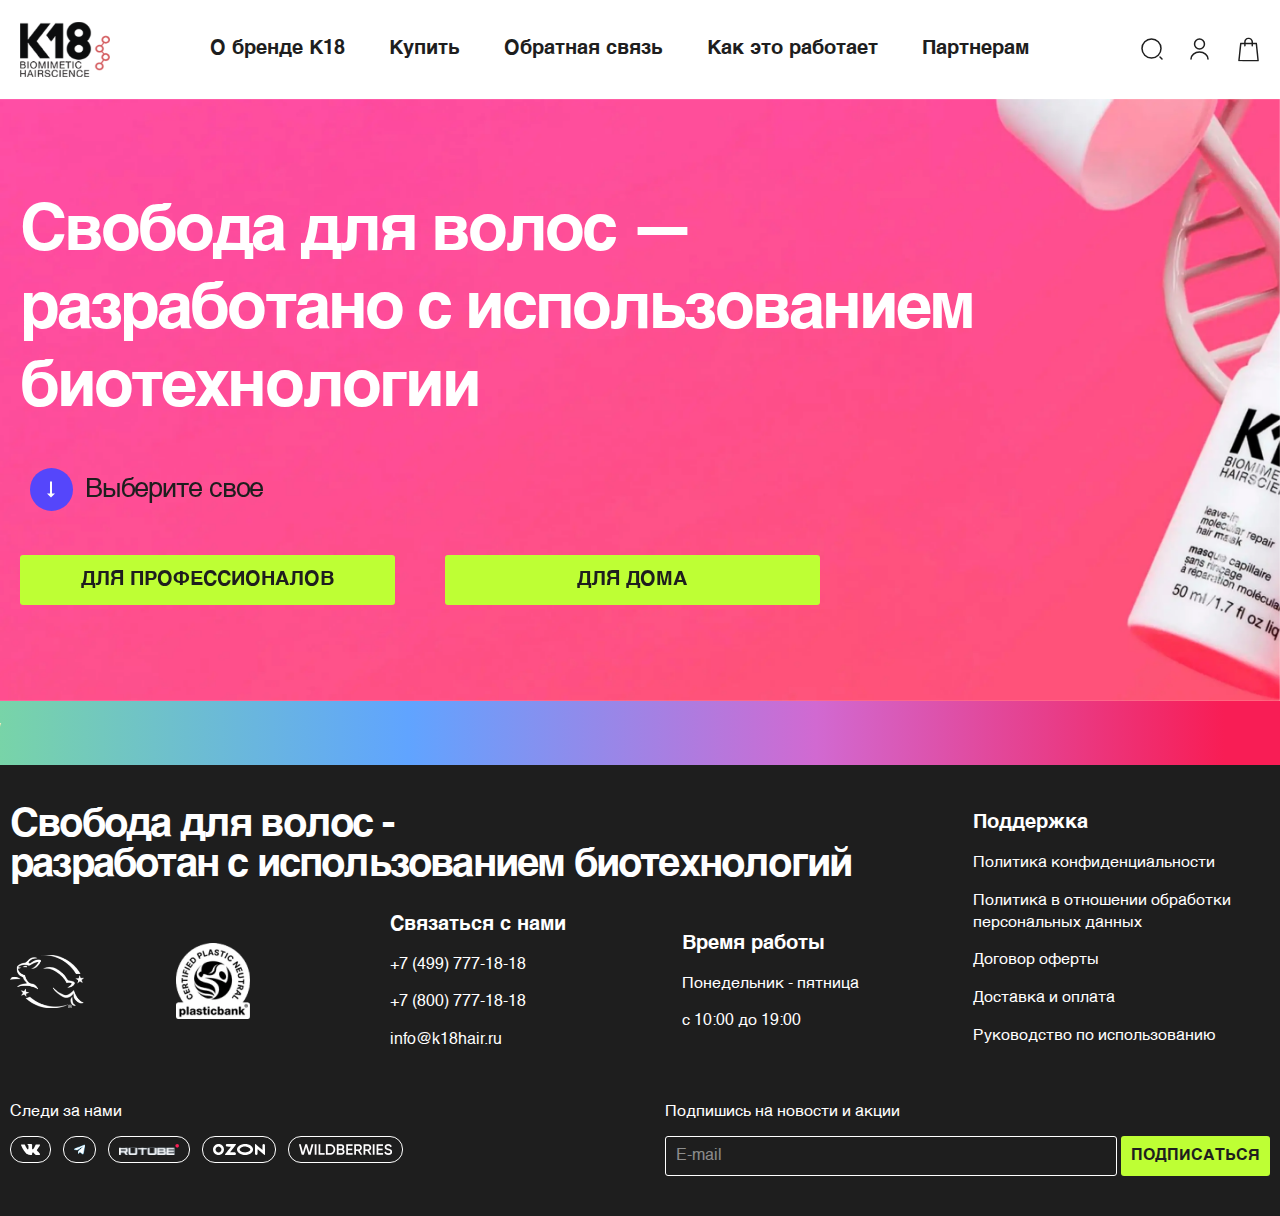
<file: index.html>
<!DOCTYPE html> <html lang="ru">

<head>
    <meta charset="UTF-8">
    <meta name="viewport" content="width=device-width, initial-scale=1.0">
    <meta name="description" content="">
    <meta name="keywords" content="">
    <link rel="stylesheet" href="css/libs.min.css">
    <link rel="stylesheet" href="css/style.min.css">
    <title>Главная</title>
</head>

<body class="page">
    <div class="wrapper">
        <header class="header">
            <div class="container">
    <div class="header__inner">
        <a href="" class="header__logo">
            <img src="img/logo.png" alt="">
        </a>
        <div class="header__right">
            <nav class="nav">
                <a href="" class="nav__link">
                    <span>О бренде К18</span>
                </a>
                <a href="" class="nav__link">
                    <span>Купить</span>
                </a>
                <a href="" class="nav__link">
                    <span>Обратная связь</span>
                </a>
                <a href="" class="nav__link">
                    <span>Как это работает</span>
                </a>
                <a href="" class="nav__link">
                    <span>Партнерам</span>
                </a>
            </nav>
            <div class="header__buttons">
                <button class="header__btn">
                    <img src="img/search.svg" alt="">
                </button>
                <button class="header__btn">
                    <img src="img/user.svg" alt="">
                </button>
                <button class="header__btn">
                    <img src="img/bag.svg" alt="">
                </button>
                <button class="burger">
                    <span></span>
                    <span></span>
                    <span></span>
                </button>
            </div>
        </div>
    </div>
</div>

        </header>
        <main class="content">

            <section class="main">
                <div class="main-slider">
                    <div class="swiper-container">
                        <div class="swiper-wrapper">
                            <div class="swiper-slide">
                                <div class="main-slider__img">
                                    <img class="_view1" src="img/main-bg.webp" alt="">
                                    <img class="_view2" src="img/main-bg2.webp" alt="">
                                    <img class="_view3" src="img/main-bg3.webp" alt="">
                                    <img class="_view4" src="img/main-bg4.webp" alt="">
                                </div>
                            </div>
                            <div class="swiper-slide">
                                <div class="main-slider__img">
                                    <img class="_view1" src="img/main-bg.webp" alt="">
                                    <img class="_view2" src="img/main-bg2.webp" alt="">
                                    <img class="_view3" src="img/main-bg3.webp" alt="">
                                    <img class="_view4" src="img/main-bg4.webp" alt="">
                                </div>
                            </div>
                        </div>
                    </div>
                </div>
                <div class="container">
                    <div class="main__inner">
                        <div class="main__info">
                            <h1 class="main__title text65 bold-text">
                                Свобода для волос —
                                разработано с использованием
                                биотехнологии
                            </h1>
                            <div class="main__hint">
                                <span class="main__hint-icon">
                                    <svg width="24" height="25" viewBox="0 0 24 25" fill="none" xmlns="http://www.w3.org/2000/svg">
                                        <path d="M13 16.51L13 4.5L11 4.5L11 16.51L8 16.51L12 20.5L16 16.51L13 16.51Z" fill="white"/>
                                    </svg>
                                </span>
                                <span class="text27">Выберите свое</span>
                            </div>
                            <div class="main__nav">
                            <button class="m-btn m-btn-primary">
                                <span>Для профессионалов</span>
                            </button>
                            <button class="m-btn m-btn-primary">
                                <span>Для дома</span>
                            </button>
                        </div>
                        </div>
                    </div>
                </div>
            </section>

            <div class="b-marquee">
                <div class="b-marquee__text">
    /
    сохранить длинну
    /
    добавить объем
    /
    разгладить
    /
    создать плотность
    /
    подчеркнуть естественный локон
    /
    что ты успеешь за 4 минуты?
    /
    убрать фриз-эффект
    /
    дисциплинированность
    /
    сохранить длинну
    /
</div>

            </div>

        </main>
        <footer class="footer">
            <div class="container">
    <div class="footer__inner">
        <div class="footer__left">
            <div class="footer__title">
                <span>
                    Свобода для волос - <br>
                    разработан с использованием биотехнологий
                </span>
            </div>
            <div class="footer__images">
                <img src="img/logo2.webp" alt="" class="footer__img">
                <img src="img/logo3.webp" alt="" class="footer__img">
            </div>
            <div class="footer__contacts">
                <div class="footer__subtitle text20 bold-text">
                    Связаться с нами
                </div>
                <div class="footer__links">
                    <a href="tel:+74997771818" class="footer__link">+7 (499) 777-18-18</a>
                    <a href="tel:+78007771818" class="footer__link">+7 (800) 777-18-18</a>
                    <a href="mailto:info@k18hair.ru" class="footer__link">info@k18hair.ru</a>
                </div>
            </div>
            <div class="footer__time">
                <div class="footer__subtitle text20 bold-text">
                    Время работы
                </div>
                <div class="footer__links">
                    <div class="footer__link">Понедельник - пятница</div>
                    <div class="footer__link">с 10:00 до 19:00</div>
                </div>
            </div>
            <div class="footer__nav">
                <div class="footer__subtitle text20 bold-text">
                    Поддержка
                </div>
                <div class="footer__links">
                    <a href="" class="footer__link">Политика конфиденциальности</a>
                    <a href="" class="footer__link">Политика в отношении обработки персональных данных</a>
                    <a href="" class="footer__link">Договор оферты</a>
                    <a href="" class="footer__link">Доставка и оплата</a>
                    <a href="" class="footer__link">Руководство по использованию</a>
                </div>
            </div>
        </div>
        <div class="footer__right">
            <div class="follow">
                <div class="text16">Следи за нами</div>
                <div class="follow__items">
                    <a href="" class="follow__item">
                        <img src="img/vk.svg" alt="">
                    </a>
                    <a href="" class="follow__item">
                        <img src="img/telegram.svg" alt="">
                    </a>
                    <a href="" class="follow__item">
                        <img src="img/rutube.svg" alt="">
                    </a>
                    <a href="" class="follow__item">
                        <img src="img/ozon.svg" alt="">
                    </a>
                    <a href="" class="follow__item">
                        <img src="img/wb.png" alt="">
                    </a>
                </div>
            </div>
            <div class="subscribe">
                <div class="text16">Подпишись на новости и акции</div>
                <form action="" class="subscribe__form">
                    <fieldset class="fg">
                        <input type="text" placeholder="E-mail">
                    </fieldset>
                    <button class="subscribe__btn m-btn m-btn-primary">
                        <span>Подписаться</span>
                    </button>
                </form>
            </div>
        </div>
    </div>
</div>

        </footer>
    </div>

    <script src="js/libs.min.js"></script>
<script src="js/main.min.js"></script>

</body>

</html>
</file>
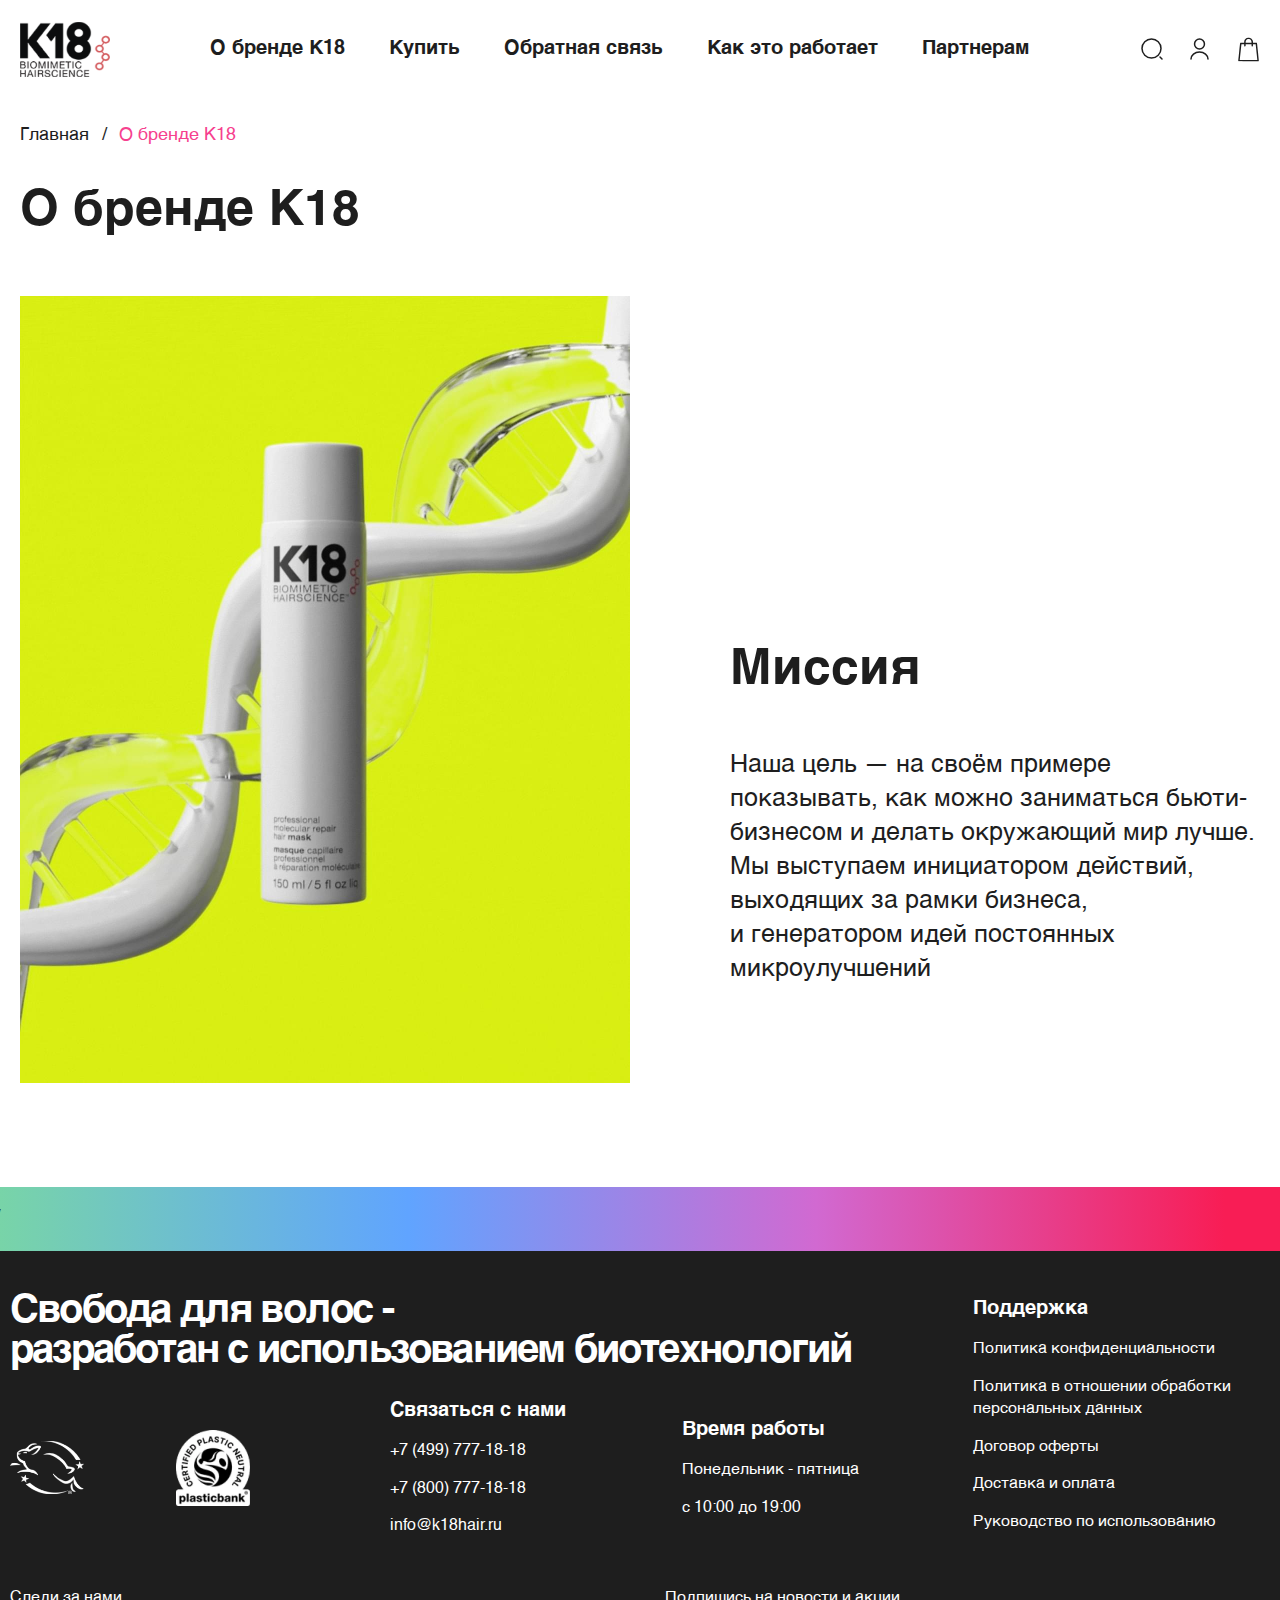
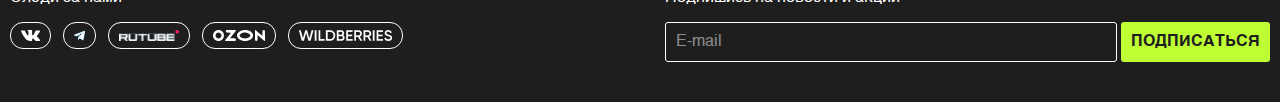
<file: about.html>
<!DOCTYPE html> <html lang="ru">

<head>
    <meta charset="UTF-8">
    <meta name="viewport" content="width=device-width, initial-scale=1.0">
    <meta name="description" content="">
    <meta name="keywords" content="">
    <link rel="stylesheet" href="css/libs.min.css">
    <link rel="stylesheet" href="css/style.min.css">
    <title>Главная</title>
</head>

<body class="page">
    <div class="wrapper">
        <header class="header">
            <div class="container">
    <div class="header__inner">
        <a href="" class="header__logo">
            <img src="img/logo.png" alt="">
        </a>
        <div class="header__right">
            <nav class="nav">
                <a href="" class="nav__link">
                    <span>О бренде К18</span>
                </a>
                <a href="" class="nav__link">
                    <span>Купить</span>
                </a>
                <a href="" class="nav__link">
                    <span>Обратная связь</span>
                </a>
                <a href="" class="nav__link">
                    <span>Как это работает</span>
                </a>
                <a href="" class="nav__link">
                    <span>Партнерам</span>
                </a>
            </nav>
            <div class="header__buttons">
                <button class="header__btn">
                    <img src="img/search.svg" alt="">
                </button>
                <button class="header__btn">
                    <img src="img/user.svg" alt="">
                </button>
                <button class="header__btn">
                    <img src="img/bag.svg" alt="">
                </button>
                <button class="burger">
                    <span></span>
                    <span></span>
                    <span></span>
                </button>
            </div>
        </div>
    </div>
</div>

        </header>
        <main class="content">

            <section class="about">
                <div class="container">
                    <div class="breadcrumbs">
                        <a href="" class="breadcrumbs__item">Главная </a>
                        <span class="breadcrumbs__item">О бренде К18</span>
                    </div>
                    <div class="_animate">
                        <h1 class="about__title display1 bold-text">
                            О бренде К18
                        </h1>
                    </div>
                    <div class="about__grid">
                        <div class="about__media _animate">
                            <div class="about__img">
                                <img src="img/about.jpg" alt="">
                            </div>
                        </div>
                        <div class="about__content">
                            <div class="_animate">
                                <h2 class="display1 bold-text">
                                    Миссия
                                </h2>
                            </div>
                            <div class="about__desc _animate">
                                <p>
                                    Наша цель — на своём примере показывать, как можно заниматься бьюти-бизнесом и делать окружающий мир лучше. Мы выступаем инициатором действий, выходящих за рамки бизнеса, и генератором идей постоянных микроулучшений
                                </p>
                            </div>
                            <div class="_animate">
                                <button class="about__btn m-btn m-btn-outline">
                                    <span>Подробнее</span>
                                </button>
                            </div>
                        </div>
                    </div>
                </div>
            </section>

            <div class="b-marquee b-marquee--black">
                <div class="b-marquee__text">
    /
    сохранить длинну
    /
    добавить объем
    /
    разгладить
    /
    создать плотность
    /
    подчеркнуть естественный локон
    /
    что ты успеешь за 4 минуты?
    /
    убрать фриз-эффект
    /
    дисциплинированность
    /
    сохранить длинну
    /
</div>

            </div>
        </main>
        <footer class="footer">
            <div class="container">
    <div class="footer__inner">
        <div class="footer__left">
            <div class="footer__title">
                <span>
                    Свобода для волос - <br>
                    разработан с использованием биотехнологий
                </span>
            </div>
            <div class="footer__images">
                <img src="img/logo2.webp" alt="" class="footer__img">
                <img src="img/logo3.webp" alt="" class="footer__img">
            </div>
            <div class="footer__contacts">
                <div class="footer__subtitle text20 bold-text">
                    Связаться с нами
                </div>
                <div class="footer__links">
                    <a href="tel:+74997771818" class="footer__link">+7 (499) 777-18-18</a>
                    <a href="tel:+78007771818" class="footer__link">+7 (800) 777-18-18</a>
                    <a href="mailto:info@k18hair.ru" class="footer__link">info@k18hair.ru</a>
                </div>
            </div>
            <div class="footer__time">
                <div class="footer__subtitle text20 bold-text">
                    Время работы
                </div>
                <div class="footer__links">
                    <div class="footer__link">Понедельник - пятница</div>
                    <div class="footer__link">с 10:00 до 19:00</div>
                </div>
            </div>
            <div class="footer__nav">
                <div class="footer__subtitle text20 bold-text">
                    Поддержка
                </div>
                <div class="footer__links">
                    <a href="" class="footer__link">Политика конфиденциальности</a>
                    <a href="" class="footer__link">Политика в отношении обработки персональных данных</a>
                    <a href="" class="footer__link">Договор оферты</a>
                    <a href="" class="footer__link">Доставка и оплата</a>
                    <a href="" class="footer__link">Руководство по использованию</a>
                </div>
            </div>
        </div>
        <div class="footer__right">
            <div class="follow">
                <div class="text16">Следи за нами</div>
                <div class="follow__items">
                    <a href="" class="follow__item">
                        <img src="img/vk.svg" alt="">
                    </a>
                    <a href="" class="follow__item">
                        <img src="img/telegram.svg" alt="">
                    </a>
                    <a href="" class="follow__item">
                        <img src="img/rutube.svg" alt="">
                    </a>
                    <a href="" class="follow__item">
                        <img src="img/ozon.svg" alt="">
                    </a>
                    <a href="" class="follow__item">
                        <img src="img/wb.png" alt="">
                    </a>
                </div>
            </div>
            <div class="subscribe">
                <div class="text16">Подпишись на новости и акции</div>
                <form action="" class="subscribe__form">
                    <fieldset class="fg">
                        <input type="text" placeholder="E-mail">
                    </fieldset>
                    <button class="subscribe__btn m-btn m-btn-primary">
                        <span>Подписаться</span>
                    </button>
                </form>
            </div>
        </div>
    </div>
</div>

        </footer>
    </div>

    <script src="js/libs.min.js"></script>
<script src="js/main.min.js"></script>

</body>

</html>
</file>
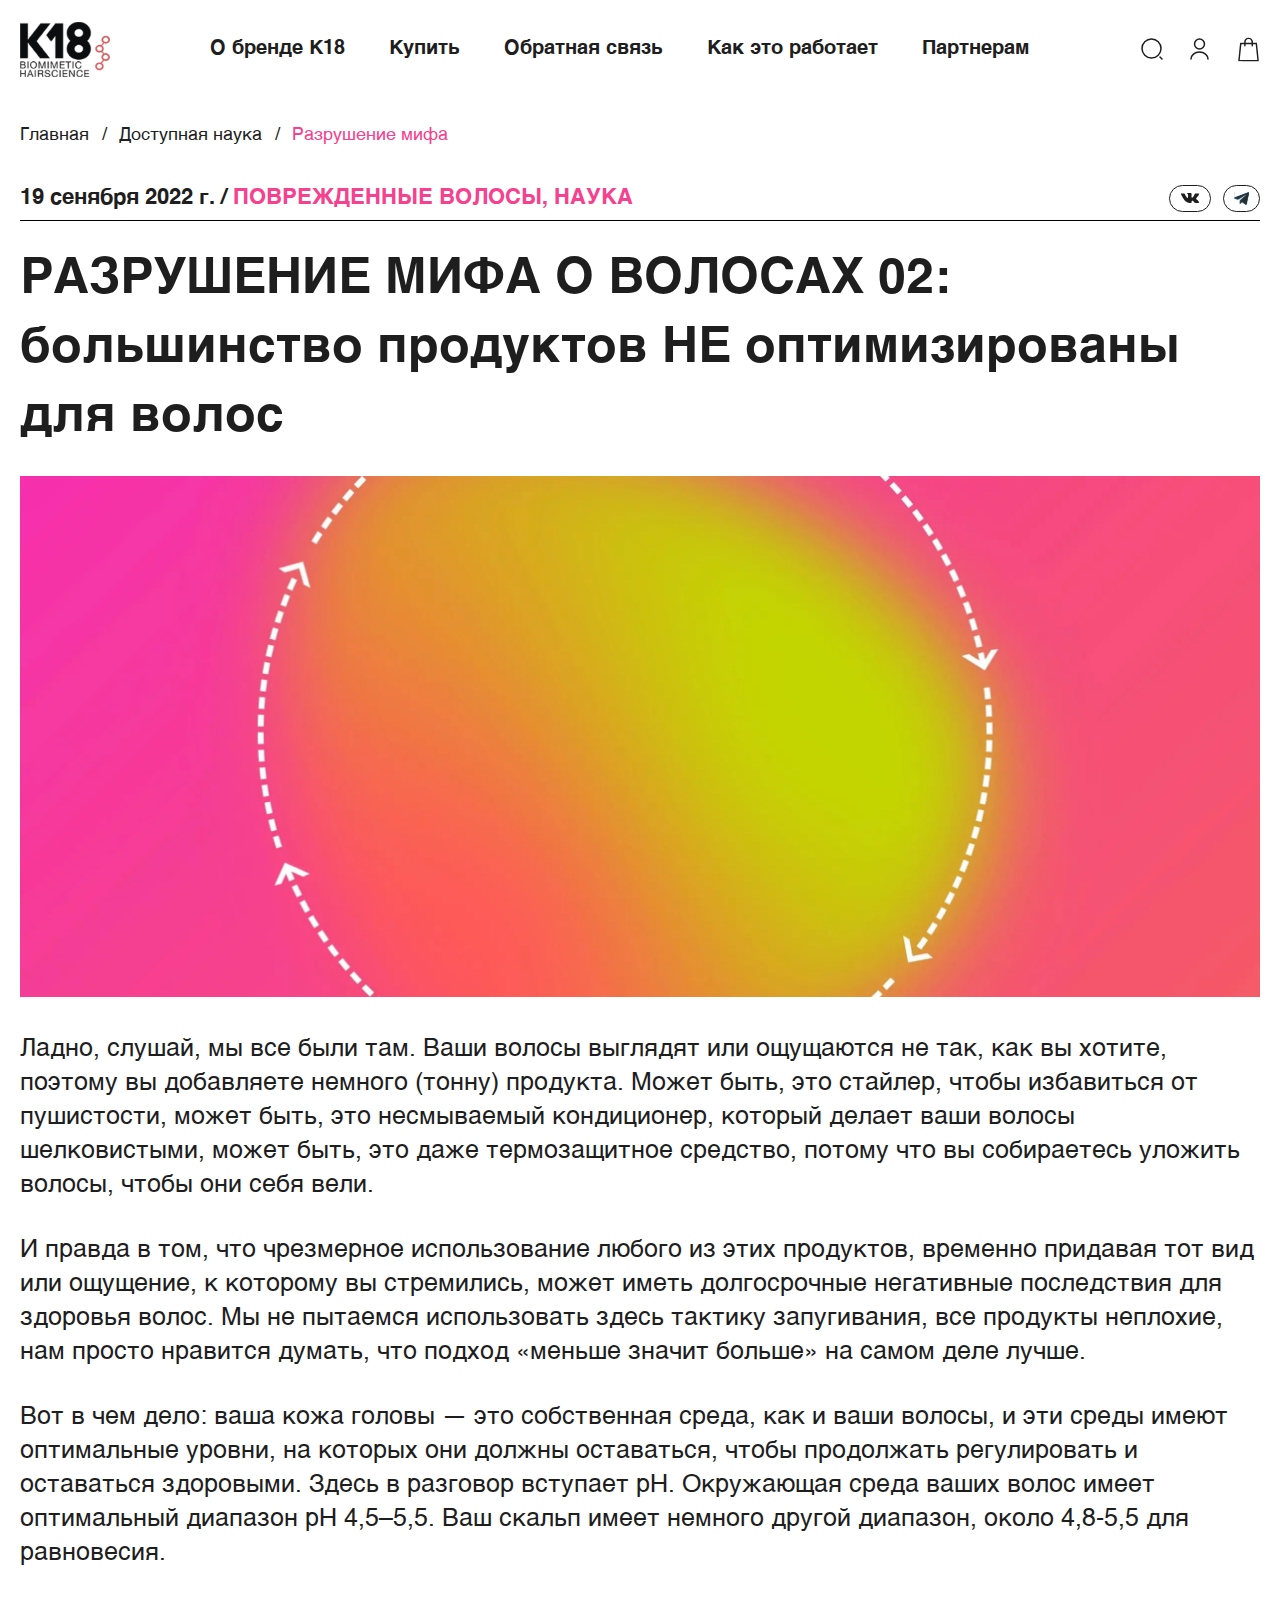
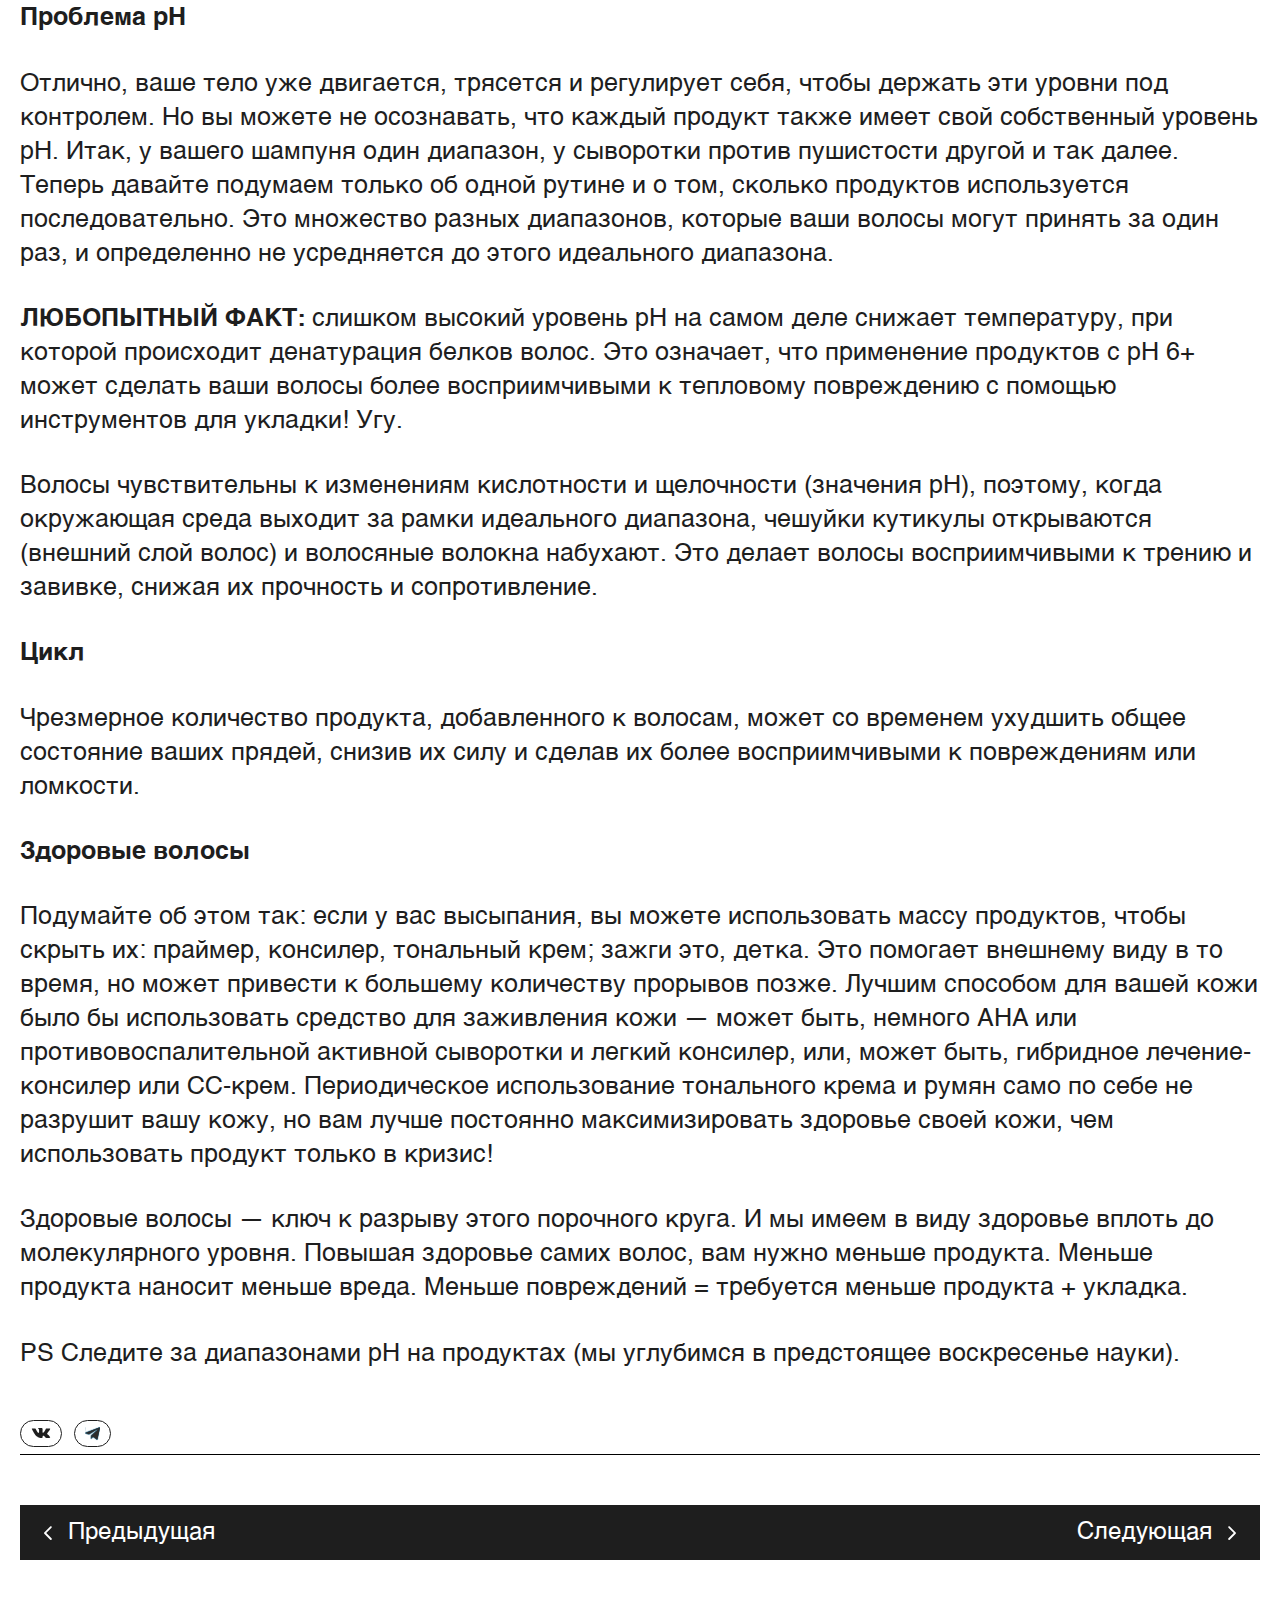
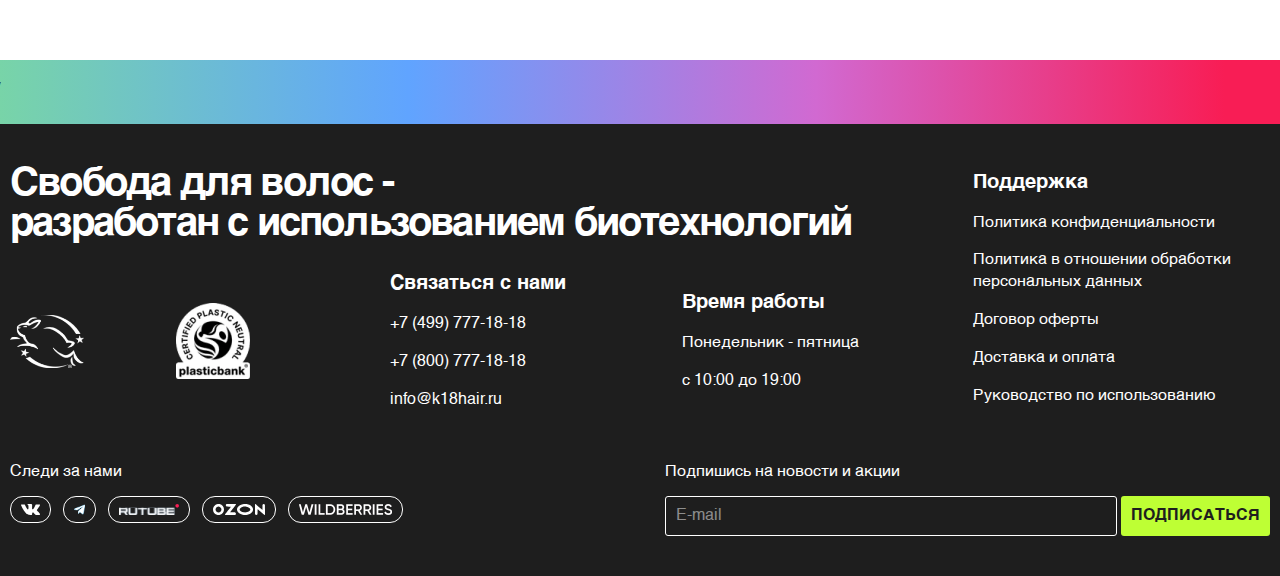
<file: article.html>
<!DOCTYPE html> <html lang="ru">

<head>
    <meta charset="UTF-8">
    <meta name="viewport" content="width=device-width, initial-scale=1.0">
    <meta name="description" content="">
    <meta name="keywords" content="">
    <link rel="stylesheet" href="css/libs.min.css">
    <link rel="stylesheet" href="css/style.min.css">
    <title>Главная</title>
</head>

<body class="page">
    <div class="wrapper">
        <header class="header">
            <div class="container">
    <div class="header__inner">
        <a href="" class="header__logo">
            <img src="img/logo.png" alt="">
        </a>
        <div class="header__right">
            <nav class="nav">
                <a href="" class="nav__link">
                    <span>О бренде К18</span>
                </a>
                <a href="" class="nav__link">
                    <span>Купить</span>
                </a>
                <a href="" class="nav__link">
                    <span>Обратная связь</span>
                </a>
                <a href="" class="nav__link">
                    <span>Как это работает</span>
                </a>
                <a href="" class="nav__link">
                    <span>Партнерам</span>
                </a>
            </nav>
            <div class="header__buttons">
                <button class="header__btn">
                    <img src="img/search.svg" alt="">
                </button>
                <button class="header__btn">
                    <img src="img/user.svg" alt="">
                </button>
                <button class="header__btn">
                    <img src="img/bag.svg" alt="">
                </button>
                <button class="burger">
                    <span></span>
                    <span></span>
                    <span></span>
                </button>
            </div>
        </div>
    </div>
</div>

        </header>
        <main class="content">

            <section class="article">
                <div class="container">
                    <div class="breadcrumbs">
                        <a href="" class="breadcrumbs__item">Главная </a>
                        <a href="" class="breadcrumbs__item">Доступная наука </a>
                        <span class="breadcrumbs__item">Разрушение мифа</span>
                    </div>
                    <div class="article-top">
                        <div class="article-top__title">
                            19 сенября 2022 г. / <span>Поврежденные волосы, наука</span>
                        </div>
                        <div class="article-socials">
                            <a href="" class="article-socials__item">
                                <img src="img/vk2.svg" alt="">
                            </a>
                            <a href="" class="article-socials__item">
                                <img src="img/tg.svg" alt="">
                            </a>
                        </div>
                    </div>
                    <div class="article__title display1 bold-text">
                        РАЗРУШЕНИЕ МИФА О ВОЛОСАХ 02: большинство продуктов НЕ оптимизированы
                        для волос
                    </div>
                    <div class="article-text">
                        <img src="img/article.webp" alt="">
                        <p>Ладно, слушай, мы все были там. Ваши волосы выглядят или ощущаются не так, как вы хотите, поэтому вы добавляете немного (тонну) продукта. Может быть, это стайлер, чтобы избавиться от пушистости, может быть, это несмываемый кондиционер, который делает ваши волосы шелковистыми, может быть, это даже термозащитное средство, потому что вы собираетесь уложить волосы, чтобы они себя вели.</p>
                        <p>И правда в том, что чрезмерное использование любого из этих продуктов, временно придавая тот вид или ощущение, к которому вы стремились, может иметь долгосрочные негативные последствия для здоровья волос. Мы не пытаемся использовать здесь тактику запугивания, все продукты неплохие, нам просто нравится думать, что подход «меньше значит больше» на самом деле лучше.</p>
                        <p>Вот в чем дело: ваша кожа головы — это собственная среда, как и ваши волосы, и эти среды имеют оптимальные уровни, на которых они должны оставаться, чтобы продолжать регулировать и оставаться здоровыми. Здесь в разговор вступает рН. Окружающая среда ваших волос имеет оптимальный диапазон рН 4,5–5,5. Ваш скальп имеет немного другой диапазон, около 4,8-5,5 для равновесия.</p>

                        <h3>Проблема рН</h3>
                        <p>Отлично, ваше тело уже двигается, трясется и регулирует себя, чтобы держать эти уровни под контролем. Но вы можете не осознавать, что каждый продукт также имеет свой собственный уровень pH. Итак, у вашего шампуня один диапазон, у сыворотки против пушистости другой и так далее. Теперь давайте подумаем только об одной рутине и о том, сколько продуктов используется последовательно. Это множество разных диапазонов, которые ваши волосы могут принять за один раз, и определенно не усредняется до этого идеального диапазона.</p>
                        <p><b>ЛЮБОПЫТНЫЙ ФАКТ:</b> слишком высокий уровень pH на самом деле снижает температуру, при которой происходит денатурация белков волос. Это означает, что применение продуктов с pH 6+ может сделать ваши волосы более восприимчивыми к тепловому повреждению с помощью инструментов для укладки! Угу.</p>
                        <p>Волосы чувствительны к изменениям кислотности и щелочности (значения pH), поэтому, когда окружающая среда выходит за рамки идеального диапазона, чешуйки кутикулы открываются (внешний слой волос) и волосяные волокна набухают. Это делает волосы восприимчивыми к трению и завивке, снижая их прочность и сопротивление.</p>

                        <h3>Цикл</h3>
                        <p>Чрезмерное количество продукта, добавленного к волосам, может со временем ухудшить общее состояние ваших прядей, снизив их силу и сделав их более восприимчивыми к повреждениям или ломкости.</p>

                        <h3>Здоровые волосы</h3>
                        <p>Подумайте об этом так: если у вас высыпания, вы можете использовать массу продуктов, чтобы скрыть их: праймер, консилер, тональный крем; зажги это, детка. Это помогает внешнему виду в то время, но может привести к большему количеству прорывов позже. Лучшим способом для вашей кожи было бы использовать средство для заживления кожи — может быть, немного AHA или противовоспалительной активной сыворотки и легкий консилер, или, может быть, гибридное лечение-консилер или СС-крем. Периодическое использование тонального крема и румян само по себе не разрушит вашу кожу, но вам лучше постоянно максимизировать здоровье своей кожи, чем использовать продукт только в кризис!</p>
                        <p>Здоровые волосы — ключ к разрыву этого порочного круга. И мы имеем в виду здоровье вплоть до молекулярного уровня. Повышая здоровье самих волос, вам нужно меньше продукта. Меньше продукта наносит меньше вреда. Меньше повреждений = требуется меньше продукта + укладка.</p>
                        <p>PS Следите за диапазонами pH на продуктах (мы углубимся в предстоящее воскресенье науки).</p>
                    </div>
                    <div class="article-bottom">
                        <div class="article-socials">
                            <a href="" class="article-socials__item">
                                <img src="img/vk2.svg" alt="">
                            </a>
                            <a href="" class="article-socials__item">
                                <img src="img/tg.svg" alt="">
                            </a>
                        </div>
                    </div>
                    <div class="article-nav">
                        <a href="" class="article-nav__btn _prev m-btn m-btn-clack">
                            <svg width="15" height="28" viewBox="0 0 15 28" fill="none" xmlns="http://www.w3.org/2000/svg">
                                <path d="M0.292893 13.2929C-0.097631 13.6834 -0.0976309 14.3166 0.292893 14.7071L6.65686 21.0711C7.04738 21.4616 7.68054 21.4616 8.07107 21.0711C8.46159 20.6805 8.46159 20.0474 8.07107 19.6569L2.41421 14L8.07107 8.34314C8.46159 7.95262 8.46159 7.31946 8.07107 6.92893C7.68054 6.53841 7.04738 6.53841 6.65685 6.92893L0.292893 13.2929ZM2 13L1 13L1 15L2 15L2 13Z" fill="white"/>
                            </svg>
                            <span>Предыдущая</span>
                        </a>
                        <a href="" class="article-nav__btn _next m-btn m-btn-clack">
                            <span>Следующая</span>
                            <svg width="15" height="28" viewBox="0 0 15 28" fill="none" xmlns="http://www.w3.org/2000/svg">
                                <path d="M14.7071 14.7071C15.0976 14.3166 15.0976 13.6834 14.7071 13.2929L8.34315 6.92893C7.95262 6.53841 7.31946 6.53841 6.92893 6.92893C6.53841 7.31946 6.53841 7.95262 6.92893 8.34315L12.5858 14L6.92893 19.6569C6.53841 20.0474 6.53841 20.6805 6.92893 21.0711C7.31946 21.4616 7.95262 21.4616 8.34315 21.0711L14.7071 14.7071ZM13 15L14 15L14 13L13 13L13 15Z" fill="white"/>
                            </svg>
                        </a>
                    </div>
                </div>
            </section>

            <div class="b-marquee b-marquee--black">
                <div class="b-marquee__text">
    /
    сохранить длинну
    /
    добавить объем
    /
    разгладить
    /
    создать плотность
    /
    подчеркнуть естественный локон
    /
    что ты успеешь за 4 минуты?
    /
    убрать фриз-эффект
    /
    дисциплинированность
    /
    сохранить длинну
    /
</div>

            </div>
        </main>
        <footer class="footer">
            <div class="container">
    <div class="footer__inner">
        <div class="footer__left">
            <div class="footer__title">
                <span>
                    Свобода для волос - <br>
                    разработан с использованием биотехнологий
                </span>
            </div>
            <div class="footer__images">
                <img src="img/logo2.webp" alt="" class="footer__img">
                <img src="img/logo3.webp" alt="" class="footer__img">
            </div>
            <div class="footer__contacts">
                <div class="footer__subtitle text20 bold-text">
                    Связаться с нами
                </div>
                <div class="footer__links">
                    <a href="tel:+74997771818" class="footer__link">+7 (499) 777-18-18</a>
                    <a href="tel:+78007771818" class="footer__link">+7 (800) 777-18-18</a>
                    <a href="mailto:info@k18hair.ru" class="footer__link">info@k18hair.ru</a>
                </div>
            </div>
            <div class="footer__time">
                <div class="footer__subtitle text20 bold-text">
                    Время работы
                </div>
                <div class="footer__links">
                    <div class="footer__link">Понедельник - пятница</div>
                    <div class="footer__link">с 10:00 до 19:00</div>
                </div>
            </div>
            <div class="footer__nav">
                <div class="footer__subtitle text20 bold-text">
                    Поддержка
                </div>
                <div class="footer__links">
                    <a href="" class="footer__link">Политика конфиденциальности</a>
                    <a href="" class="footer__link">Политика в отношении обработки персональных данных</a>
                    <a href="" class="footer__link">Договор оферты</a>
                    <a href="" class="footer__link">Доставка и оплата</a>
                    <a href="" class="footer__link">Руководство по использованию</a>
                </div>
            </div>
        </div>
        <div class="footer__right">
            <div class="follow">
                <div class="text16">Следи за нами</div>
                <div class="follow__items">
                    <a href="" class="follow__item">
                        <img src="img/vk.svg" alt="">
                    </a>
                    <a href="" class="follow__item">
                        <img src="img/telegram.svg" alt="">
                    </a>
                    <a href="" class="follow__item">
                        <img src="img/rutube.svg" alt="">
                    </a>
                    <a href="" class="follow__item">
                        <img src="img/ozon.svg" alt="">
                    </a>
                    <a href="" class="follow__item">
                        <img src="img/wb.png" alt="">
                    </a>
                </div>
            </div>
            <div class="subscribe">
                <div class="text16">Подпишись на новости и акции</div>
                <form action="" class="subscribe__form">
                    <fieldset class="fg">
                        <input type="text" placeholder="E-mail">
                    </fieldset>
                    <button class="subscribe__btn m-btn m-btn-primary">
                        <span>Подписаться</span>
                    </button>
                </form>
            </div>
        </div>
    </div>
</div>

        </footer>
    </div>

    <script src="js/libs.min.js"></script>
<script src="js/main.min.js"></script>

</body>

</html>
</file>
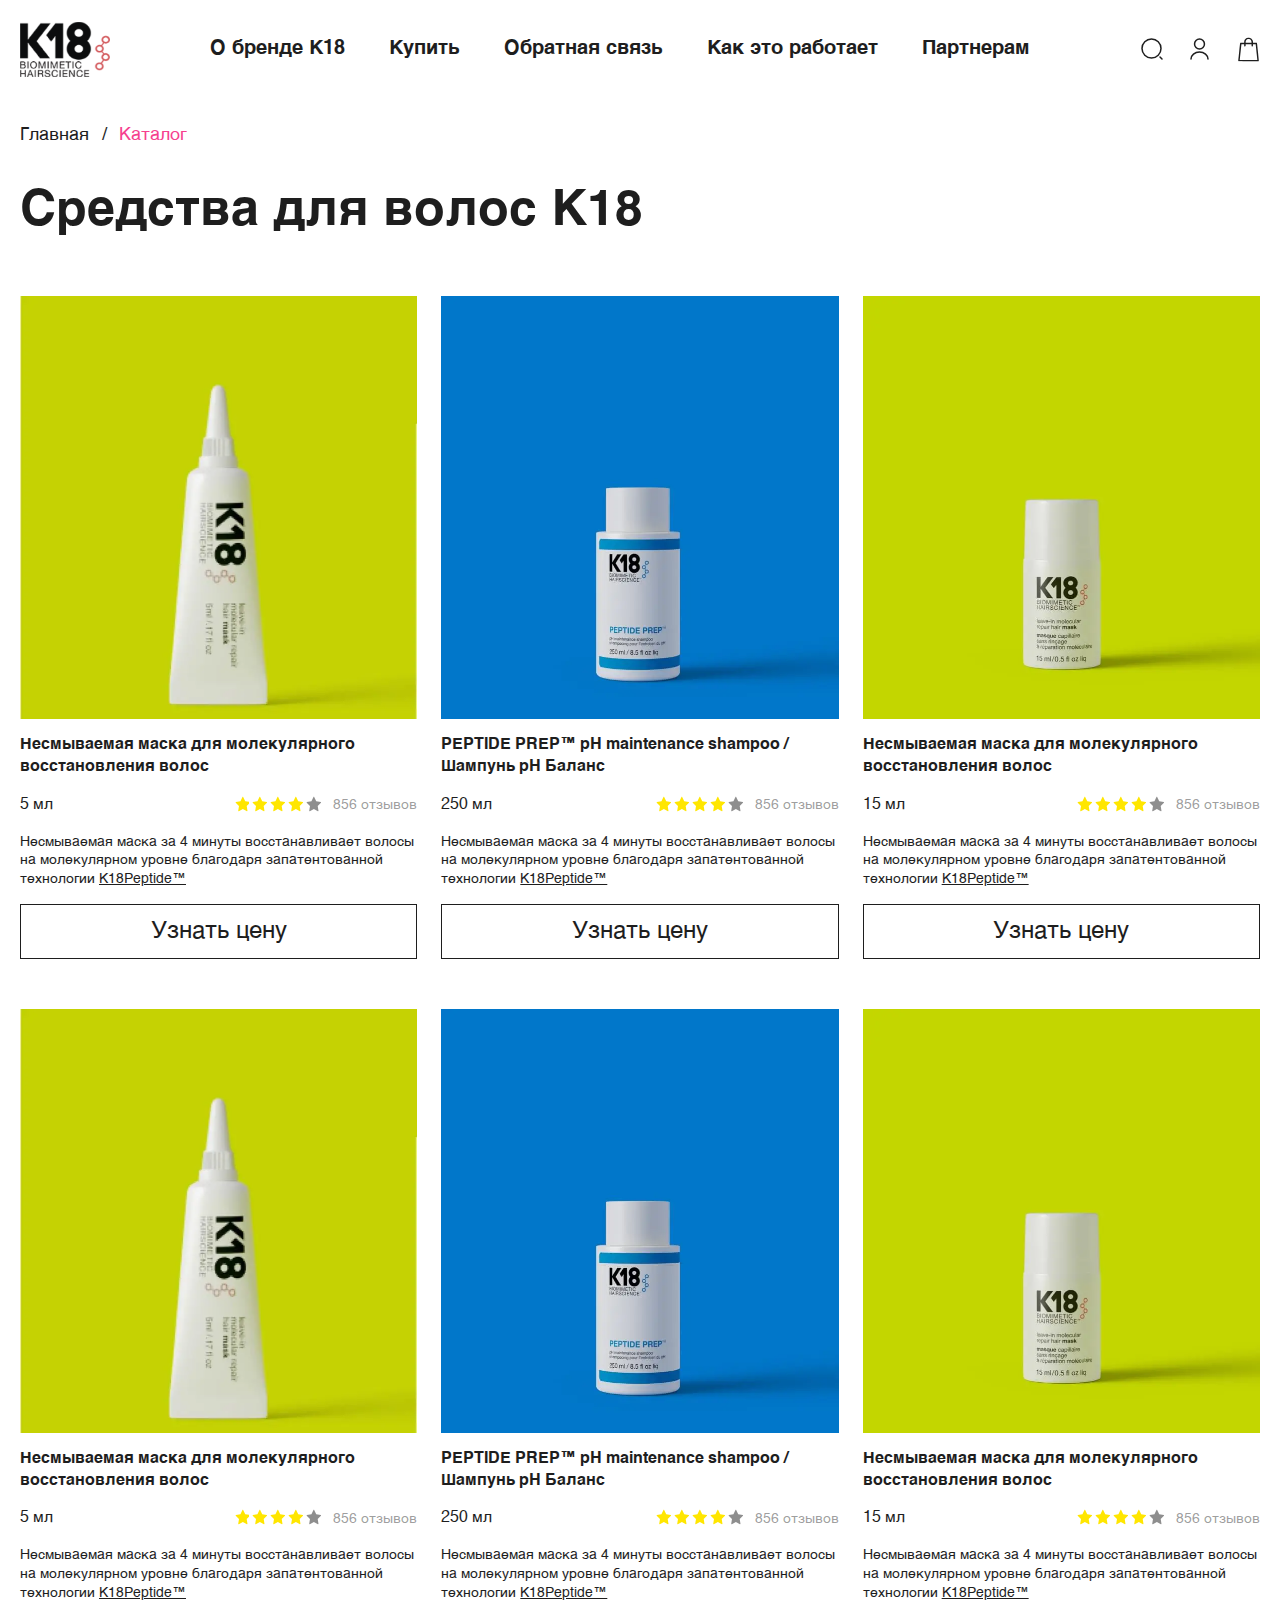
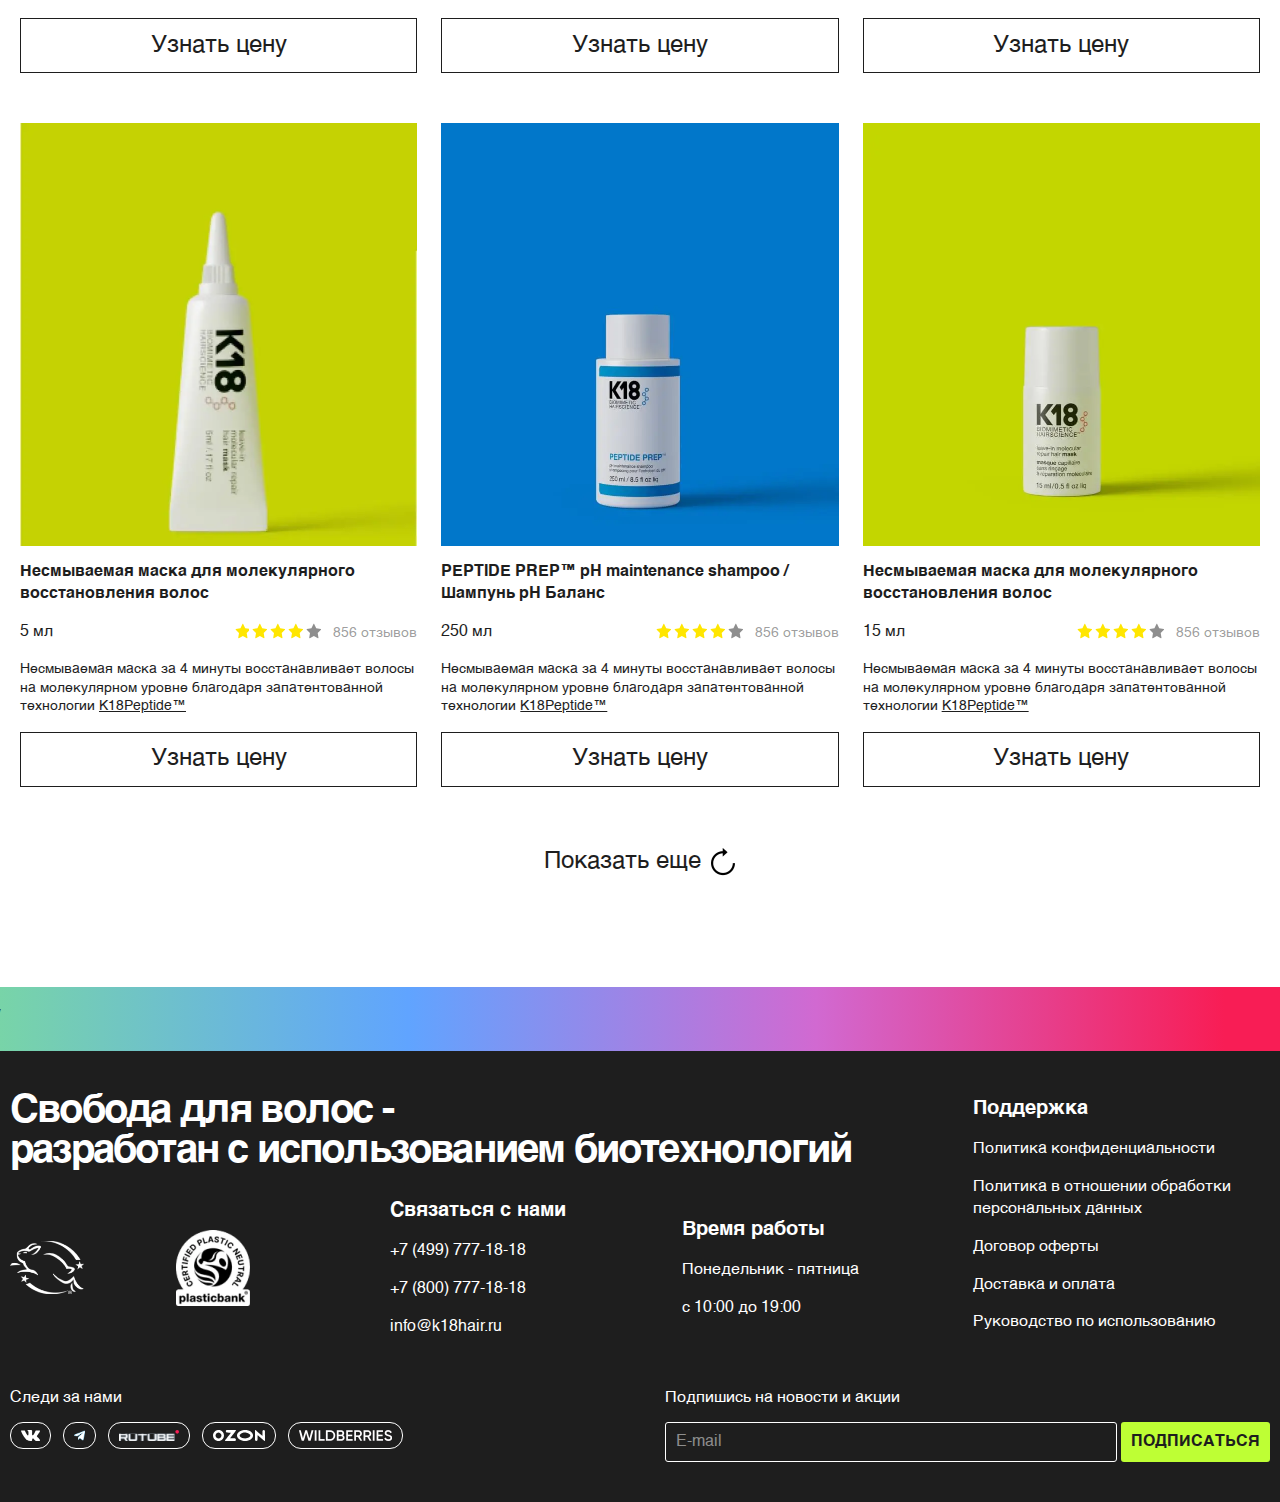
<file: catalog.html>
<!DOCTYPE html> <html lang="ru">

<head>
    <meta charset="UTF-8">
    <meta name="viewport" content="width=device-width, initial-scale=1.0">
    <meta name="description" content="">
    <meta name="keywords" content="">
    <link rel="stylesheet" href="css/libs.min.css">
    <link rel="stylesheet" href="css/style.min.css">
    <title>Главная</title>
</head>

<body class="page">
    <div class="wrapper">
        <header class="header">
            <div class="container">
    <div class="header__inner">
        <a href="" class="header__logo">
            <img src="img/logo.png" alt="">
        </a>
        <div class="header__right">
            <nav class="nav">
                <a href="" class="nav__link">
                    <span>О бренде К18</span>
                </a>
                <a href="" class="nav__link">
                    <span>Купить</span>
                </a>
                <a href="" class="nav__link">
                    <span>Обратная связь</span>
                </a>
                <a href="" class="nav__link">
                    <span>Как это работает</span>
                </a>
                <a href="" class="nav__link">
                    <span>Партнерам</span>
                </a>
            </nav>
            <div class="header__buttons">
                <button class="header__btn">
                    <img src="img/search.svg" alt="">
                </button>
                <button class="header__btn">
                    <img src="img/user.svg" alt="">
                </button>
                <button class="header__btn">
                    <img src="img/bag.svg" alt="">
                </button>
                <button class="burger">
                    <span></span>
                    <span></span>
                    <span></span>
                </button>
            </div>
        </div>
    </div>
</div>

        </header>
        <main class="content">

            <section class="catalog">
                <div class="container">
                    <div class="breadcrumbs">
                        <a href="" class="breadcrumbs__item">Главная </a>
                        <span class="breadcrumbs__item">Каталог</span>
                    </div>
                    <div class="catalog__title display1 bold-text">
                        Средства для волос К18
                    </div>
                    <div class="popular__grid">
                        <div class="product-card">
    <a href="" class="product-card__img">
        <img src="img/product.webp" alt="">
    </a>
    <a href="" class="product-card__title text16 bold-text">
        Несмываемая маска для молекулярного восстановления волос
    </a>
    <div class="product-card__info">
        <div class="product-card__weight text16">
            5 мл
        </div>
        <div class="product-card__users">
            <div class="rating-input rating-input--read-only" data-total-rating="4" data-rating-code="1">
                <div class="rating-input__item" data-rating-value="5">
    <svg width="16" height="16" viewBox="0 0 16 16" fill="none" xmlns="http://www.w3.org/2000/svg">
        <path d="M15.7574 5.975L11.2324 5.275L9.18236 0.975C9.03236 0.675 8.63236 0.675 8.48236 0.975L6.43236 5.3L1.93236 5.975C1.60736 6.025 1.48236 6.45 1.73236 6.675L5.00736 10.05L4.23236 14.775C4.18236 15.1 4.50736 15.375 4.80736 15.175L8.88236 12.95L12.9324 15.175C13.2074 15.325 13.5574 15.075 13.4824 14.775L12.7074 10.05L15.9824 6.675C16.1824 6.45 16.0824 6.025 15.7574 5.975Z" fill="#FFE600"/>
    </svg>
</div>
<div class="rating-input__item" data-rating-value="4">
    <svg width="16" height="16" viewBox="0 0 16 16" fill="none" xmlns="http://www.w3.org/2000/svg">
        <path d="M15.7574 5.975L11.2324 5.275L9.18236 0.975C9.03236 0.675 8.63236 0.675 8.48236 0.975L6.43236 5.3L1.93236 5.975C1.60736 6.025 1.48236 6.45 1.73236 6.675L5.00736 10.05L4.23236 14.775C4.18236 15.1 4.50736 15.375 4.80736 15.175L8.88236 12.95L12.9324 15.175C13.2074 15.325 13.5574 15.075 13.4824 14.775L12.7074 10.05L15.9824 6.675C16.1824 6.45 16.0824 6.025 15.7574 5.975Z" fill="#FFE600"/>
    </svg>
</div>
<div class="rating-input__item" data-rating-value="3">
    <svg width="16" height="16" viewBox="0 0 16 16" fill="none" xmlns="http://www.w3.org/2000/svg">
        <path d="M15.7574 5.975L11.2324 5.275L9.18236 0.975C9.03236 0.675 8.63236 0.675 8.48236 0.975L6.43236 5.3L1.93236 5.975C1.60736 6.025 1.48236 6.45 1.73236 6.675L5.00736 10.05L4.23236 14.775C4.18236 15.1 4.50736 15.375 4.80736 15.175L8.88236 12.95L12.9324 15.175C13.2074 15.325 13.5574 15.075 13.4824 14.775L12.7074 10.05L15.9824 6.675C16.1824 6.45 16.0824 6.025 15.7574 5.975Z" fill="#FFE600"/>
    </svg>
</div>
<div class="rating-input__item" data-rating-value="2">
    <svg width="16" height="16" viewBox="0 0 16 16" fill="none" xmlns="http://www.w3.org/2000/svg">
        <path d="M15.7574 5.975L11.2324 5.275L9.18236 0.975C9.03236 0.675 8.63236 0.675 8.48236 0.975L6.43236 5.3L1.93236 5.975C1.60736 6.025 1.48236 6.45 1.73236 6.675L5.00736 10.05L4.23236 14.775C4.18236 15.1 4.50736 15.375 4.80736 15.175L8.88236 12.95L12.9324 15.175C13.2074 15.325 13.5574 15.075 13.4824 14.775L12.7074 10.05L15.9824 6.675C16.1824 6.45 16.0824 6.025 15.7574 5.975Z" fill="#FFE600"/>
    </svg>
</div>
<div class="rating-input__item" data-rating-value="1">
    <svg width="16" height="16" viewBox="0 0 16 16" fill="none" xmlns="http://www.w3.org/2000/svg">
        <path d="M15.7574 5.975L11.2324 5.275L9.18236 0.975C9.03236 0.675 8.63236 0.675 8.48236 0.975L6.43236 5.3L1.93236 5.975C1.60736 6.025 1.48236 6.45 1.73236 6.675L5.00736 10.05L4.23236 14.775C4.18236 15.1 4.50736 15.375 4.80736 15.175L8.88236 12.95L12.9324 15.175C13.2074 15.325 13.5574 15.075 13.4824 14.775L12.7074 10.05L15.9824 6.675C16.1824 6.45 16.0824 6.025 15.7574 5.975Z" fill="#FFE600"/>
    </svg>
</div>
<input class="rating-input__field" type="number" value="0">

            </div>
            <div class="product-card__reviews gray-text">
                <span class="text14">
                    856 отзывов
                </span>
            </div>
        </div>
    </div>
    <div class="product-card__text">
        <div class="product-card__desc text14">
            Несмываемая маска за 4 минуты восстанавливает волосы на молекулярном уровне благодаря запатентованной технологии
            <a href="">K18Peptide™</a>
        </div>
    </div>
    <div class="product-card__nav">
        <button class="product-card__btn m-btn m-btn-outline">
            <span>Узнать цену</span>
        </button>
    </div>
</div>

                        <div class="product-card">
    <a href="" class="product-card__img">
        <img src="img/product2.webp" alt="">
    </a>
    <a href="" class="product-card__title text16 bold-text">
        PEPTIDE PREP™ pH maintenance shampoo / Шампунь pH Баланс
    </a>
    <div class="product-card__info">
        <div class="product-card__weight text16">
            250 мл
        </div>
        <div class="product-card__users">
            <div class="rating-input rating-input--read-only" data-total-rating="4" data-rating-code="1">
                <div class="rating-input__item" data-rating-value="5">
    <svg width="16" height="16" viewBox="0 0 16 16" fill="none" xmlns="http://www.w3.org/2000/svg">
        <path d="M15.7574 5.975L11.2324 5.275L9.18236 0.975C9.03236 0.675 8.63236 0.675 8.48236 0.975L6.43236 5.3L1.93236 5.975C1.60736 6.025 1.48236 6.45 1.73236 6.675L5.00736 10.05L4.23236 14.775C4.18236 15.1 4.50736 15.375 4.80736 15.175L8.88236 12.95L12.9324 15.175C13.2074 15.325 13.5574 15.075 13.4824 14.775L12.7074 10.05L15.9824 6.675C16.1824 6.45 16.0824 6.025 15.7574 5.975Z" fill="#FFE600"/>
    </svg>
</div>
<div class="rating-input__item" data-rating-value="4">
    <svg width="16" height="16" viewBox="0 0 16 16" fill="none" xmlns="http://www.w3.org/2000/svg">
        <path d="M15.7574 5.975L11.2324 5.275L9.18236 0.975C9.03236 0.675 8.63236 0.675 8.48236 0.975L6.43236 5.3L1.93236 5.975C1.60736 6.025 1.48236 6.45 1.73236 6.675L5.00736 10.05L4.23236 14.775C4.18236 15.1 4.50736 15.375 4.80736 15.175L8.88236 12.95L12.9324 15.175C13.2074 15.325 13.5574 15.075 13.4824 14.775L12.7074 10.05L15.9824 6.675C16.1824 6.45 16.0824 6.025 15.7574 5.975Z" fill="#FFE600"/>
    </svg>
</div>
<div class="rating-input__item" data-rating-value="3">
    <svg width="16" height="16" viewBox="0 0 16 16" fill="none" xmlns="http://www.w3.org/2000/svg">
        <path d="M15.7574 5.975L11.2324 5.275L9.18236 0.975C9.03236 0.675 8.63236 0.675 8.48236 0.975L6.43236 5.3L1.93236 5.975C1.60736 6.025 1.48236 6.45 1.73236 6.675L5.00736 10.05L4.23236 14.775C4.18236 15.1 4.50736 15.375 4.80736 15.175L8.88236 12.95L12.9324 15.175C13.2074 15.325 13.5574 15.075 13.4824 14.775L12.7074 10.05L15.9824 6.675C16.1824 6.45 16.0824 6.025 15.7574 5.975Z" fill="#FFE600"/>
    </svg>
</div>
<div class="rating-input__item" data-rating-value="2">
    <svg width="16" height="16" viewBox="0 0 16 16" fill="none" xmlns="http://www.w3.org/2000/svg">
        <path d="M15.7574 5.975L11.2324 5.275L9.18236 0.975C9.03236 0.675 8.63236 0.675 8.48236 0.975L6.43236 5.3L1.93236 5.975C1.60736 6.025 1.48236 6.45 1.73236 6.675L5.00736 10.05L4.23236 14.775C4.18236 15.1 4.50736 15.375 4.80736 15.175L8.88236 12.95L12.9324 15.175C13.2074 15.325 13.5574 15.075 13.4824 14.775L12.7074 10.05L15.9824 6.675C16.1824 6.45 16.0824 6.025 15.7574 5.975Z" fill="#FFE600"/>
    </svg>
</div>
<div class="rating-input__item" data-rating-value="1">
    <svg width="16" height="16" viewBox="0 0 16 16" fill="none" xmlns="http://www.w3.org/2000/svg">
        <path d="M15.7574 5.975L11.2324 5.275L9.18236 0.975C9.03236 0.675 8.63236 0.675 8.48236 0.975L6.43236 5.3L1.93236 5.975C1.60736 6.025 1.48236 6.45 1.73236 6.675L5.00736 10.05L4.23236 14.775C4.18236 15.1 4.50736 15.375 4.80736 15.175L8.88236 12.95L12.9324 15.175C13.2074 15.325 13.5574 15.075 13.4824 14.775L12.7074 10.05L15.9824 6.675C16.1824 6.45 16.0824 6.025 15.7574 5.975Z" fill="#FFE600"/>
    </svg>
</div>
<input class="rating-input__field" type="number" value="0">

            </div>
            <div class="product-card__reviews gray-text">
                <span class="text14">
                    856 отзывов
                </span>
            </div>
        </div>
    </div>
    <div class="product-card__text">
        <div class="product-card__desc text14">
            Несмываемая маска за 4 минуты восстанавливает волосы на молекулярном уровне благодаря запатентованной технологии
            <a href="">K18Peptide™</a>
        </div>
    </div>
    <div class="product-card__nav">
        <button class="product-card__btn m-btn m-btn-outline">
            <span>Узнать цену</span>
        </button>
    </div>
</div>

                        <div class="product-card">
    <a href="" class="product-card__img">
        <img src="img/product3.webp" alt="">
    </a>
    <a href="" class="product-card__title text16 bold-text">
        Несмываемая маска для молекулярного восстановления волос
    </a>
    <div class="product-card__info">
        <div class="product-card__weight text16">
            15 мл
        </div>
        <div class="product-card__users">
            <div class="rating-input rating-input--read-only" data-total-rating="4" data-rating-code="1">
                <div class="rating-input__item" data-rating-value="5">
    <svg width="16" height="16" viewBox="0 0 16 16" fill="none" xmlns="http://www.w3.org/2000/svg">
        <path d="M15.7574 5.975L11.2324 5.275L9.18236 0.975C9.03236 0.675 8.63236 0.675 8.48236 0.975L6.43236 5.3L1.93236 5.975C1.60736 6.025 1.48236 6.45 1.73236 6.675L5.00736 10.05L4.23236 14.775C4.18236 15.1 4.50736 15.375 4.80736 15.175L8.88236 12.95L12.9324 15.175C13.2074 15.325 13.5574 15.075 13.4824 14.775L12.7074 10.05L15.9824 6.675C16.1824 6.45 16.0824 6.025 15.7574 5.975Z" fill="#FFE600"/>
    </svg>
</div>
<div class="rating-input__item" data-rating-value="4">
    <svg width="16" height="16" viewBox="0 0 16 16" fill="none" xmlns="http://www.w3.org/2000/svg">
        <path d="M15.7574 5.975L11.2324 5.275L9.18236 0.975C9.03236 0.675 8.63236 0.675 8.48236 0.975L6.43236 5.3L1.93236 5.975C1.60736 6.025 1.48236 6.45 1.73236 6.675L5.00736 10.05L4.23236 14.775C4.18236 15.1 4.50736 15.375 4.80736 15.175L8.88236 12.95L12.9324 15.175C13.2074 15.325 13.5574 15.075 13.4824 14.775L12.7074 10.05L15.9824 6.675C16.1824 6.45 16.0824 6.025 15.7574 5.975Z" fill="#FFE600"/>
    </svg>
</div>
<div class="rating-input__item" data-rating-value="3">
    <svg width="16" height="16" viewBox="0 0 16 16" fill="none" xmlns="http://www.w3.org/2000/svg">
        <path d="M15.7574 5.975L11.2324 5.275L9.18236 0.975C9.03236 0.675 8.63236 0.675 8.48236 0.975L6.43236 5.3L1.93236 5.975C1.60736 6.025 1.48236 6.45 1.73236 6.675L5.00736 10.05L4.23236 14.775C4.18236 15.1 4.50736 15.375 4.80736 15.175L8.88236 12.95L12.9324 15.175C13.2074 15.325 13.5574 15.075 13.4824 14.775L12.7074 10.05L15.9824 6.675C16.1824 6.45 16.0824 6.025 15.7574 5.975Z" fill="#FFE600"/>
    </svg>
</div>
<div class="rating-input__item" data-rating-value="2">
    <svg width="16" height="16" viewBox="0 0 16 16" fill="none" xmlns="http://www.w3.org/2000/svg">
        <path d="M15.7574 5.975L11.2324 5.275L9.18236 0.975C9.03236 0.675 8.63236 0.675 8.48236 0.975L6.43236 5.3L1.93236 5.975C1.60736 6.025 1.48236 6.45 1.73236 6.675L5.00736 10.05L4.23236 14.775C4.18236 15.1 4.50736 15.375 4.80736 15.175L8.88236 12.95L12.9324 15.175C13.2074 15.325 13.5574 15.075 13.4824 14.775L12.7074 10.05L15.9824 6.675C16.1824 6.45 16.0824 6.025 15.7574 5.975Z" fill="#FFE600"/>
    </svg>
</div>
<div class="rating-input__item" data-rating-value="1">
    <svg width="16" height="16" viewBox="0 0 16 16" fill="none" xmlns="http://www.w3.org/2000/svg">
        <path d="M15.7574 5.975L11.2324 5.275L9.18236 0.975C9.03236 0.675 8.63236 0.675 8.48236 0.975L6.43236 5.3L1.93236 5.975C1.60736 6.025 1.48236 6.45 1.73236 6.675L5.00736 10.05L4.23236 14.775C4.18236 15.1 4.50736 15.375 4.80736 15.175L8.88236 12.95L12.9324 15.175C13.2074 15.325 13.5574 15.075 13.4824 14.775L12.7074 10.05L15.9824 6.675C16.1824 6.45 16.0824 6.025 15.7574 5.975Z" fill="#FFE600"/>
    </svg>
</div>
<input class="rating-input__field" type="number" value="0">

            </div>
            <div class="product-card__reviews gray-text">
                <span class="text14">
                    856 отзывов
                </span>
            </div>
        </div>
    </div>
    <div class="product-card__text">
        <div class="product-card__desc text14">
            Несмываемая маска за 4 минуты восстанавливает волосы на молекулярном уровне благодаря запатентованной технологии
            <a href="">K18Peptide™</a>
        </div>
    </div>
    <div class="product-card__nav">
        <button class="product-card__btn m-btn m-btn-outline">
            <span>Узнать цену</span>
        </button>
    </div>
</div>

                        <div class="product-card">
    <a href="" class="product-card__img">
        <img src="img/product.webp" alt="">
    </a>
    <a href="" class="product-card__title text16 bold-text">
        Несмываемая маска для молекулярного восстановления волос
    </a>
    <div class="product-card__info">
        <div class="product-card__weight text16">
            5 мл
        </div>
        <div class="product-card__users">
            <div class="rating-input rating-input--read-only" data-total-rating="4" data-rating-code="1">
                <div class="rating-input__item" data-rating-value="5">
    <svg width="16" height="16" viewBox="0 0 16 16" fill="none" xmlns="http://www.w3.org/2000/svg">
        <path d="M15.7574 5.975L11.2324 5.275L9.18236 0.975C9.03236 0.675 8.63236 0.675 8.48236 0.975L6.43236 5.3L1.93236 5.975C1.60736 6.025 1.48236 6.45 1.73236 6.675L5.00736 10.05L4.23236 14.775C4.18236 15.1 4.50736 15.375 4.80736 15.175L8.88236 12.95L12.9324 15.175C13.2074 15.325 13.5574 15.075 13.4824 14.775L12.7074 10.05L15.9824 6.675C16.1824 6.45 16.0824 6.025 15.7574 5.975Z" fill="#FFE600"/>
    </svg>
</div>
<div class="rating-input__item" data-rating-value="4">
    <svg width="16" height="16" viewBox="0 0 16 16" fill="none" xmlns="http://www.w3.org/2000/svg">
        <path d="M15.7574 5.975L11.2324 5.275L9.18236 0.975C9.03236 0.675 8.63236 0.675 8.48236 0.975L6.43236 5.3L1.93236 5.975C1.60736 6.025 1.48236 6.45 1.73236 6.675L5.00736 10.05L4.23236 14.775C4.18236 15.1 4.50736 15.375 4.80736 15.175L8.88236 12.95L12.9324 15.175C13.2074 15.325 13.5574 15.075 13.4824 14.775L12.7074 10.05L15.9824 6.675C16.1824 6.45 16.0824 6.025 15.7574 5.975Z" fill="#FFE600"/>
    </svg>
</div>
<div class="rating-input__item" data-rating-value="3">
    <svg width="16" height="16" viewBox="0 0 16 16" fill="none" xmlns="http://www.w3.org/2000/svg">
        <path d="M15.7574 5.975L11.2324 5.275L9.18236 0.975C9.03236 0.675 8.63236 0.675 8.48236 0.975L6.43236 5.3L1.93236 5.975C1.60736 6.025 1.48236 6.45 1.73236 6.675L5.00736 10.05L4.23236 14.775C4.18236 15.1 4.50736 15.375 4.80736 15.175L8.88236 12.95L12.9324 15.175C13.2074 15.325 13.5574 15.075 13.4824 14.775L12.7074 10.05L15.9824 6.675C16.1824 6.45 16.0824 6.025 15.7574 5.975Z" fill="#FFE600"/>
    </svg>
</div>
<div class="rating-input__item" data-rating-value="2">
    <svg width="16" height="16" viewBox="0 0 16 16" fill="none" xmlns="http://www.w3.org/2000/svg">
        <path d="M15.7574 5.975L11.2324 5.275L9.18236 0.975C9.03236 0.675 8.63236 0.675 8.48236 0.975L6.43236 5.3L1.93236 5.975C1.60736 6.025 1.48236 6.45 1.73236 6.675L5.00736 10.05L4.23236 14.775C4.18236 15.1 4.50736 15.375 4.80736 15.175L8.88236 12.95L12.9324 15.175C13.2074 15.325 13.5574 15.075 13.4824 14.775L12.7074 10.05L15.9824 6.675C16.1824 6.45 16.0824 6.025 15.7574 5.975Z" fill="#FFE600"/>
    </svg>
</div>
<div class="rating-input__item" data-rating-value="1">
    <svg width="16" height="16" viewBox="0 0 16 16" fill="none" xmlns="http://www.w3.org/2000/svg">
        <path d="M15.7574 5.975L11.2324 5.275L9.18236 0.975C9.03236 0.675 8.63236 0.675 8.48236 0.975L6.43236 5.3L1.93236 5.975C1.60736 6.025 1.48236 6.45 1.73236 6.675L5.00736 10.05L4.23236 14.775C4.18236 15.1 4.50736 15.375 4.80736 15.175L8.88236 12.95L12.9324 15.175C13.2074 15.325 13.5574 15.075 13.4824 14.775L12.7074 10.05L15.9824 6.675C16.1824 6.45 16.0824 6.025 15.7574 5.975Z" fill="#FFE600"/>
    </svg>
</div>
<input class="rating-input__field" type="number" value="0">

            </div>
            <div class="product-card__reviews gray-text">
                <span class="text14">
                    856 отзывов
                </span>
            </div>
        </div>
    </div>
    <div class="product-card__text">
        <div class="product-card__desc text14">
            Несмываемая маска за 4 минуты восстанавливает волосы на молекулярном уровне благодаря запатентованной технологии
            <a href="">K18Peptide™</a>
        </div>
    </div>
    <div class="product-card__nav">
        <button class="product-card__btn m-btn m-btn-outline">
            <span>Узнать цену</span>
        </button>
    </div>
</div>

                        <div class="product-card">
    <a href="" class="product-card__img">
        <img src="img/product2.webp" alt="">
    </a>
    <a href="" class="product-card__title text16 bold-text">
        PEPTIDE PREP™ pH maintenance shampoo / Шампунь pH Баланс
    </a>
    <div class="product-card__info">
        <div class="product-card__weight text16">
            250 мл
        </div>
        <div class="product-card__users">
            <div class="rating-input rating-input--read-only" data-total-rating="4" data-rating-code="1">
                <div class="rating-input__item" data-rating-value="5">
    <svg width="16" height="16" viewBox="0 0 16 16" fill="none" xmlns="http://www.w3.org/2000/svg">
        <path d="M15.7574 5.975L11.2324 5.275L9.18236 0.975C9.03236 0.675 8.63236 0.675 8.48236 0.975L6.43236 5.3L1.93236 5.975C1.60736 6.025 1.48236 6.45 1.73236 6.675L5.00736 10.05L4.23236 14.775C4.18236 15.1 4.50736 15.375 4.80736 15.175L8.88236 12.95L12.9324 15.175C13.2074 15.325 13.5574 15.075 13.4824 14.775L12.7074 10.05L15.9824 6.675C16.1824 6.45 16.0824 6.025 15.7574 5.975Z" fill="#FFE600"/>
    </svg>
</div>
<div class="rating-input__item" data-rating-value="4">
    <svg width="16" height="16" viewBox="0 0 16 16" fill="none" xmlns="http://www.w3.org/2000/svg">
        <path d="M15.7574 5.975L11.2324 5.275L9.18236 0.975C9.03236 0.675 8.63236 0.675 8.48236 0.975L6.43236 5.3L1.93236 5.975C1.60736 6.025 1.48236 6.45 1.73236 6.675L5.00736 10.05L4.23236 14.775C4.18236 15.1 4.50736 15.375 4.80736 15.175L8.88236 12.95L12.9324 15.175C13.2074 15.325 13.5574 15.075 13.4824 14.775L12.7074 10.05L15.9824 6.675C16.1824 6.45 16.0824 6.025 15.7574 5.975Z" fill="#FFE600"/>
    </svg>
</div>
<div class="rating-input__item" data-rating-value="3">
    <svg width="16" height="16" viewBox="0 0 16 16" fill="none" xmlns="http://www.w3.org/2000/svg">
        <path d="M15.7574 5.975L11.2324 5.275L9.18236 0.975C9.03236 0.675 8.63236 0.675 8.48236 0.975L6.43236 5.3L1.93236 5.975C1.60736 6.025 1.48236 6.45 1.73236 6.675L5.00736 10.05L4.23236 14.775C4.18236 15.1 4.50736 15.375 4.80736 15.175L8.88236 12.95L12.9324 15.175C13.2074 15.325 13.5574 15.075 13.4824 14.775L12.7074 10.05L15.9824 6.675C16.1824 6.45 16.0824 6.025 15.7574 5.975Z" fill="#FFE600"/>
    </svg>
</div>
<div class="rating-input__item" data-rating-value="2">
    <svg width="16" height="16" viewBox="0 0 16 16" fill="none" xmlns="http://www.w3.org/2000/svg">
        <path d="M15.7574 5.975L11.2324 5.275L9.18236 0.975C9.03236 0.675 8.63236 0.675 8.48236 0.975L6.43236 5.3L1.93236 5.975C1.60736 6.025 1.48236 6.45 1.73236 6.675L5.00736 10.05L4.23236 14.775C4.18236 15.1 4.50736 15.375 4.80736 15.175L8.88236 12.95L12.9324 15.175C13.2074 15.325 13.5574 15.075 13.4824 14.775L12.7074 10.05L15.9824 6.675C16.1824 6.45 16.0824 6.025 15.7574 5.975Z" fill="#FFE600"/>
    </svg>
</div>
<div class="rating-input__item" data-rating-value="1">
    <svg width="16" height="16" viewBox="0 0 16 16" fill="none" xmlns="http://www.w3.org/2000/svg">
        <path d="M15.7574 5.975L11.2324 5.275L9.18236 0.975C9.03236 0.675 8.63236 0.675 8.48236 0.975L6.43236 5.3L1.93236 5.975C1.60736 6.025 1.48236 6.45 1.73236 6.675L5.00736 10.05L4.23236 14.775C4.18236 15.1 4.50736 15.375 4.80736 15.175L8.88236 12.95L12.9324 15.175C13.2074 15.325 13.5574 15.075 13.4824 14.775L12.7074 10.05L15.9824 6.675C16.1824 6.45 16.0824 6.025 15.7574 5.975Z" fill="#FFE600"/>
    </svg>
</div>
<input class="rating-input__field" type="number" value="0">

            </div>
            <div class="product-card__reviews gray-text">
                <span class="text14">
                    856 отзывов
                </span>
            </div>
        </div>
    </div>
    <div class="product-card__text">
        <div class="product-card__desc text14">
            Несмываемая маска за 4 минуты восстанавливает волосы на молекулярном уровне благодаря запатентованной технологии
            <a href="">K18Peptide™</a>
        </div>
    </div>
    <div class="product-card__nav">
        <button class="product-card__btn m-btn m-btn-outline">
            <span>Узнать цену</span>
        </button>
    </div>
</div>

                        <div class="product-card">
    <a href="" class="product-card__img">
        <img src="img/product3.webp" alt="">
    </a>
    <a href="" class="product-card__title text16 bold-text">
        Несмываемая маска для молекулярного восстановления волос
    </a>
    <div class="product-card__info">
        <div class="product-card__weight text16">
            15 мл
        </div>
        <div class="product-card__users">
            <div class="rating-input rating-input--read-only" data-total-rating="4" data-rating-code="1">
                <div class="rating-input__item" data-rating-value="5">
    <svg width="16" height="16" viewBox="0 0 16 16" fill="none" xmlns="http://www.w3.org/2000/svg">
        <path d="M15.7574 5.975L11.2324 5.275L9.18236 0.975C9.03236 0.675 8.63236 0.675 8.48236 0.975L6.43236 5.3L1.93236 5.975C1.60736 6.025 1.48236 6.45 1.73236 6.675L5.00736 10.05L4.23236 14.775C4.18236 15.1 4.50736 15.375 4.80736 15.175L8.88236 12.95L12.9324 15.175C13.2074 15.325 13.5574 15.075 13.4824 14.775L12.7074 10.05L15.9824 6.675C16.1824 6.45 16.0824 6.025 15.7574 5.975Z" fill="#FFE600"/>
    </svg>
</div>
<div class="rating-input__item" data-rating-value="4">
    <svg width="16" height="16" viewBox="0 0 16 16" fill="none" xmlns="http://www.w3.org/2000/svg">
        <path d="M15.7574 5.975L11.2324 5.275L9.18236 0.975C9.03236 0.675 8.63236 0.675 8.48236 0.975L6.43236 5.3L1.93236 5.975C1.60736 6.025 1.48236 6.45 1.73236 6.675L5.00736 10.05L4.23236 14.775C4.18236 15.1 4.50736 15.375 4.80736 15.175L8.88236 12.95L12.9324 15.175C13.2074 15.325 13.5574 15.075 13.4824 14.775L12.7074 10.05L15.9824 6.675C16.1824 6.45 16.0824 6.025 15.7574 5.975Z" fill="#FFE600"/>
    </svg>
</div>
<div class="rating-input__item" data-rating-value="3">
    <svg width="16" height="16" viewBox="0 0 16 16" fill="none" xmlns="http://www.w3.org/2000/svg">
        <path d="M15.7574 5.975L11.2324 5.275L9.18236 0.975C9.03236 0.675 8.63236 0.675 8.48236 0.975L6.43236 5.3L1.93236 5.975C1.60736 6.025 1.48236 6.45 1.73236 6.675L5.00736 10.05L4.23236 14.775C4.18236 15.1 4.50736 15.375 4.80736 15.175L8.88236 12.95L12.9324 15.175C13.2074 15.325 13.5574 15.075 13.4824 14.775L12.7074 10.05L15.9824 6.675C16.1824 6.45 16.0824 6.025 15.7574 5.975Z" fill="#FFE600"/>
    </svg>
</div>
<div class="rating-input__item" data-rating-value="2">
    <svg width="16" height="16" viewBox="0 0 16 16" fill="none" xmlns="http://www.w3.org/2000/svg">
        <path d="M15.7574 5.975L11.2324 5.275L9.18236 0.975C9.03236 0.675 8.63236 0.675 8.48236 0.975L6.43236 5.3L1.93236 5.975C1.60736 6.025 1.48236 6.45 1.73236 6.675L5.00736 10.05L4.23236 14.775C4.18236 15.1 4.50736 15.375 4.80736 15.175L8.88236 12.95L12.9324 15.175C13.2074 15.325 13.5574 15.075 13.4824 14.775L12.7074 10.05L15.9824 6.675C16.1824 6.45 16.0824 6.025 15.7574 5.975Z" fill="#FFE600"/>
    </svg>
</div>
<div class="rating-input__item" data-rating-value="1">
    <svg width="16" height="16" viewBox="0 0 16 16" fill="none" xmlns="http://www.w3.org/2000/svg">
        <path d="M15.7574 5.975L11.2324 5.275L9.18236 0.975C9.03236 0.675 8.63236 0.675 8.48236 0.975L6.43236 5.3L1.93236 5.975C1.60736 6.025 1.48236 6.45 1.73236 6.675L5.00736 10.05L4.23236 14.775C4.18236 15.1 4.50736 15.375 4.80736 15.175L8.88236 12.95L12.9324 15.175C13.2074 15.325 13.5574 15.075 13.4824 14.775L12.7074 10.05L15.9824 6.675C16.1824 6.45 16.0824 6.025 15.7574 5.975Z" fill="#FFE600"/>
    </svg>
</div>
<input class="rating-input__field" type="number" value="0">

            </div>
            <div class="product-card__reviews gray-text">
                <span class="text14">
                    856 отзывов
                </span>
            </div>
        </div>
    </div>
    <div class="product-card__text">
        <div class="product-card__desc text14">
            Несмываемая маска за 4 минуты восстанавливает волосы на молекулярном уровне благодаря запатентованной технологии
            <a href="">K18Peptide™</a>
        </div>
    </div>
    <div class="product-card__nav">
        <button class="product-card__btn m-btn m-btn-outline">
            <span>Узнать цену</span>
        </button>
    </div>
</div>

                        <div class="product-card">
    <a href="" class="product-card__img">
        <img src="img/product.webp" alt="">
    </a>
    <a href="" class="product-card__title text16 bold-text">
        Несмываемая маска для молекулярного восстановления волос
    </a>
    <div class="product-card__info">
        <div class="product-card__weight text16">
            5 мл
        </div>
        <div class="product-card__users">
            <div class="rating-input rating-input--read-only" data-total-rating="4" data-rating-code="1">
                <div class="rating-input__item" data-rating-value="5">
    <svg width="16" height="16" viewBox="0 0 16 16" fill="none" xmlns="http://www.w3.org/2000/svg">
        <path d="M15.7574 5.975L11.2324 5.275L9.18236 0.975C9.03236 0.675 8.63236 0.675 8.48236 0.975L6.43236 5.3L1.93236 5.975C1.60736 6.025 1.48236 6.45 1.73236 6.675L5.00736 10.05L4.23236 14.775C4.18236 15.1 4.50736 15.375 4.80736 15.175L8.88236 12.95L12.9324 15.175C13.2074 15.325 13.5574 15.075 13.4824 14.775L12.7074 10.05L15.9824 6.675C16.1824 6.45 16.0824 6.025 15.7574 5.975Z" fill="#FFE600"/>
    </svg>
</div>
<div class="rating-input__item" data-rating-value="4">
    <svg width="16" height="16" viewBox="0 0 16 16" fill="none" xmlns="http://www.w3.org/2000/svg">
        <path d="M15.7574 5.975L11.2324 5.275L9.18236 0.975C9.03236 0.675 8.63236 0.675 8.48236 0.975L6.43236 5.3L1.93236 5.975C1.60736 6.025 1.48236 6.45 1.73236 6.675L5.00736 10.05L4.23236 14.775C4.18236 15.1 4.50736 15.375 4.80736 15.175L8.88236 12.95L12.9324 15.175C13.2074 15.325 13.5574 15.075 13.4824 14.775L12.7074 10.05L15.9824 6.675C16.1824 6.45 16.0824 6.025 15.7574 5.975Z" fill="#FFE600"/>
    </svg>
</div>
<div class="rating-input__item" data-rating-value="3">
    <svg width="16" height="16" viewBox="0 0 16 16" fill="none" xmlns="http://www.w3.org/2000/svg">
        <path d="M15.7574 5.975L11.2324 5.275L9.18236 0.975C9.03236 0.675 8.63236 0.675 8.48236 0.975L6.43236 5.3L1.93236 5.975C1.60736 6.025 1.48236 6.45 1.73236 6.675L5.00736 10.05L4.23236 14.775C4.18236 15.1 4.50736 15.375 4.80736 15.175L8.88236 12.95L12.9324 15.175C13.2074 15.325 13.5574 15.075 13.4824 14.775L12.7074 10.05L15.9824 6.675C16.1824 6.45 16.0824 6.025 15.7574 5.975Z" fill="#FFE600"/>
    </svg>
</div>
<div class="rating-input__item" data-rating-value="2">
    <svg width="16" height="16" viewBox="0 0 16 16" fill="none" xmlns="http://www.w3.org/2000/svg">
        <path d="M15.7574 5.975L11.2324 5.275L9.18236 0.975C9.03236 0.675 8.63236 0.675 8.48236 0.975L6.43236 5.3L1.93236 5.975C1.60736 6.025 1.48236 6.45 1.73236 6.675L5.00736 10.05L4.23236 14.775C4.18236 15.1 4.50736 15.375 4.80736 15.175L8.88236 12.95L12.9324 15.175C13.2074 15.325 13.5574 15.075 13.4824 14.775L12.7074 10.05L15.9824 6.675C16.1824 6.45 16.0824 6.025 15.7574 5.975Z" fill="#FFE600"/>
    </svg>
</div>
<div class="rating-input__item" data-rating-value="1">
    <svg width="16" height="16" viewBox="0 0 16 16" fill="none" xmlns="http://www.w3.org/2000/svg">
        <path d="M15.7574 5.975L11.2324 5.275L9.18236 0.975C9.03236 0.675 8.63236 0.675 8.48236 0.975L6.43236 5.3L1.93236 5.975C1.60736 6.025 1.48236 6.45 1.73236 6.675L5.00736 10.05L4.23236 14.775C4.18236 15.1 4.50736 15.375 4.80736 15.175L8.88236 12.95L12.9324 15.175C13.2074 15.325 13.5574 15.075 13.4824 14.775L12.7074 10.05L15.9824 6.675C16.1824 6.45 16.0824 6.025 15.7574 5.975Z" fill="#FFE600"/>
    </svg>
</div>
<input class="rating-input__field" type="number" value="0">

            </div>
            <div class="product-card__reviews gray-text">
                <span class="text14">
                    856 отзывов
                </span>
            </div>
        </div>
    </div>
    <div class="product-card__text">
        <div class="product-card__desc text14">
            Несмываемая маска за 4 минуты восстанавливает волосы на молекулярном уровне благодаря запатентованной технологии
            <a href="">K18Peptide™</a>
        </div>
    </div>
    <div class="product-card__nav">
        <button class="product-card__btn m-btn m-btn-outline">
            <span>Узнать цену</span>
        </button>
    </div>
</div>

                        <div class="product-card">
    <a href="" class="product-card__img">
        <img src="img/product2.webp" alt="">
    </a>
    <a href="" class="product-card__title text16 bold-text">
        PEPTIDE PREP™ pH maintenance shampoo / Шампунь pH Баланс
    </a>
    <div class="product-card__info">
        <div class="product-card__weight text16">
            250 мл
        </div>
        <div class="product-card__users">
            <div class="rating-input rating-input--read-only" data-total-rating="4" data-rating-code="1">
                <div class="rating-input__item" data-rating-value="5">
    <svg width="16" height="16" viewBox="0 0 16 16" fill="none" xmlns="http://www.w3.org/2000/svg">
        <path d="M15.7574 5.975L11.2324 5.275L9.18236 0.975C9.03236 0.675 8.63236 0.675 8.48236 0.975L6.43236 5.3L1.93236 5.975C1.60736 6.025 1.48236 6.45 1.73236 6.675L5.00736 10.05L4.23236 14.775C4.18236 15.1 4.50736 15.375 4.80736 15.175L8.88236 12.95L12.9324 15.175C13.2074 15.325 13.5574 15.075 13.4824 14.775L12.7074 10.05L15.9824 6.675C16.1824 6.45 16.0824 6.025 15.7574 5.975Z" fill="#FFE600"/>
    </svg>
</div>
<div class="rating-input__item" data-rating-value="4">
    <svg width="16" height="16" viewBox="0 0 16 16" fill="none" xmlns="http://www.w3.org/2000/svg">
        <path d="M15.7574 5.975L11.2324 5.275L9.18236 0.975C9.03236 0.675 8.63236 0.675 8.48236 0.975L6.43236 5.3L1.93236 5.975C1.60736 6.025 1.48236 6.45 1.73236 6.675L5.00736 10.05L4.23236 14.775C4.18236 15.1 4.50736 15.375 4.80736 15.175L8.88236 12.95L12.9324 15.175C13.2074 15.325 13.5574 15.075 13.4824 14.775L12.7074 10.05L15.9824 6.675C16.1824 6.45 16.0824 6.025 15.7574 5.975Z" fill="#FFE600"/>
    </svg>
</div>
<div class="rating-input__item" data-rating-value="3">
    <svg width="16" height="16" viewBox="0 0 16 16" fill="none" xmlns="http://www.w3.org/2000/svg">
        <path d="M15.7574 5.975L11.2324 5.275L9.18236 0.975C9.03236 0.675 8.63236 0.675 8.48236 0.975L6.43236 5.3L1.93236 5.975C1.60736 6.025 1.48236 6.45 1.73236 6.675L5.00736 10.05L4.23236 14.775C4.18236 15.1 4.50736 15.375 4.80736 15.175L8.88236 12.95L12.9324 15.175C13.2074 15.325 13.5574 15.075 13.4824 14.775L12.7074 10.05L15.9824 6.675C16.1824 6.45 16.0824 6.025 15.7574 5.975Z" fill="#FFE600"/>
    </svg>
</div>
<div class="rating-input__item" data-rating-value="2">
    <svg width="16" height="16" viewBox="0 0 16 16" fill="none" xmlns="http://www.w3.org/2000/svg">
        <path d="M15.7574 5.975L11.2324 5.275L9.18236 0.975C9.03236 0.675 8.63236 0.675 8.48236 0.975L6.43236 5.3L1.93236 5.975C1.60736 6.025 1.48236 6.45 1.73236 6.675L5.00736 10.05L4.23236 14.775C4.18236 15.1 4.50736 15.375 4.80736 15.175L8.88236 12.95L12.9324 15.175C13.2074 15.325 13.5574 15.075 13.4824 14.775L12.7074 10.05L15.9824 6.675C16.1824 6.45 16.0824 6.025 15.7574 5.975Z" fill="#FFE600"/>
    </svg>
</div>
<div class="rating-input__item" data-rating-value="1">
    <svg width="16" height="16" viewBox="0 0 16 16" fill="none" xmlns="http://www.w3.org/2000/svg">
        <path d="M15.7574 5.975L11.2324 5.275L9.18236 0.975C9.03236 0.675 8.63236 0.675 8.48236 0.975L6.43236 5.3L1.93236 5.975C1.60736 6.025 1.48236 6.45 1.73236 6.675L5.00736 10.05L4.23236 14.775C4.18236 15.1 4.50736 15.375 4.80736 15.175L8.88236 12.95L12.9324 15.175C13.2074 15.325 13.5574 15.075 13.4824 14.775L12.7074 10.05L15.9824 6.675C16.1824 6.45 16.0824 6.025 15.7574 5.975Z" fill="#FFE600"/>
    </svg>
</div>
<input class="rating-input__field" type="number" value="0">

            </div>
            <div class="product-card__reviews gray-text">
                <span class="text14">
                    856 отзывов
                </span>
            </div>
        </div>
    </div>
    <div class="product-card__text">
        <div class="product-card__desc text14">
            Несмываемая маска за 4 минуты восстанавливает волосы на молекулярном уровне благодаря запатентованной технологии
            <a href="">K18Peptide™</a>
        </div>
    </div>
    <div class="product-card__nav">
        <button class="product-card__btn m-btn m-btn-outline">
            <span>Узнать цену</span>
        </button>
    </div>
</div>

                        <div class="product-card">
    <a href="" class="product-card__img">
        <img src="img/product3.webp" alt="">
    </a>
    <a href="" class="product-card__title text16 bold-text">
        Несмываемая маска для молекулярного восстановления волос
    </a>
    <div class="product-card__info">
        <div class="product-card__weight text16">
            15 мл
        </div>
        <div class="product-card__users">
            <div class="rating-input rating-input--read-only" data-total-rating="4" data-rating-code="1">
                <div class="rating-input__item" data-rating-value="5">
    <svg width="16" height="16" viewBox="0 0 16 16" fill="none" xmlns="http://www.w3.org/2000/svg">
        <path d="M15.7574 5.975L11.2324 5.275L9.18236 0.975C9.03236 0.675 8.63236 0.675 8.48236 0.975L6.43236 5.3L1.93236 5.975C1.60736 6.025 1.48236 6.45 1.73236 6.675L5.00736 10.05L4.23236 14.775C4.18236 15.1 4.50736 15.375 4.80736 15.175L8.88236 12.95L12.9324 15.175C13.2074 15.325 13.5574 15.075 13.4824 14.775L12.7074 10.05L15.9824 6.675C16.1824 6.45 16.0824 6.025 15.7574 5.975Z" fill="#FFE600"/>
    </svg>
</div>
<div class="rating-input__item" data-rating-value="4">
    <svg width="16" height="16" viewBox="0 0 16 16" fill="none" xmlns="http://www.w3.org/2000/svg">
        <path d="M15.7574 5.975L11.2324 5.275L9.18236 0.975C9.03236 0.675 8.63236 0.675 8.48236 0.975L6.43236 5.3L1.93236 5.975C1.60736 6.025 1.48236 6.45 1.73236 6.675L5.00736 10.05L4.23236 14.775C4.18236 15.1 4.50736 15.375 4.80736 15.175L8.88236 12.95L12.9324 15.175C13.2074 15.325 13.5574 15.075 13.4824 14.775L12.7074 10.05L15.9824 6.675C16.1824 6.45 16.0824 6.025 15.7574 5.975Z" fill="#FFE600"/>
    </svg>
</div>
<div class="rating-input__item" data-rating-value="3">
    <svg width="16" height="16" viewBox="0 0 16 16" fill="none" xmlns="http://www.w3.org/2000/svg">
        <path d="M15.7574 5.975L11.2324 5.275L9.18236 0.975C9.03236 0.675 8.63236 0.675 8.48236 0.975L6.43236 5.3L1.93236 5.975C1.60736 6.025 1.48236 6.45 1.73236 6.675L5.00736 10.05L4.23236 14.775C4.18236 15.1 4.50736 15.375 4.80736 15.175L8.88236 12.95L12.9324 15.175C13.2074 15.325 13.5574 15.075 13.4824 14.775L12.7074 10.05L15.9824 6.675C16.1824 6.45 16.0824 6.025 15.7574 5.975Z" fill="#FFE600"/>
    </svg>
</div>
<div class="rating-input__item" data-rating-value="2">
    <svg width="16" height="16" viewBox="0 0 16 16" fill="none" xmlns="http://www.w3.org/2000/svg">
        <path d="M15.7574 5.975L11.2324 5.275L9.18236 0.975C9.03236 0.675 8.63236 0.675 8.48236 0.975L6.43236 5.3L1.93236 5.975C1.60736 6.025 1.48236 6.45 1.73236 6.675L5.00736 10.05L4.23236 14.775C4.18236 15.1 4.50736 15.375 4.80736 15.175L8.88236 12.95L12.9324 15.175C13.2074 15.325 13.5574 15.075 13.4824 14.775L12.7074 10.05L15.9824 6.675C16.1824 6.45 16.0824 6.025 15.7574 5.975Z" fill="#FFE600"/>
    </svg>
</div>
<div class="rating-input__item" data-rating-value="1">
    <svg width="16" height="16" viewBox="0 0 16 16" fill="none" xmlns="http://www.w3.org/2000/svg">
        <path d="M15.7574 5.975L11.2324 5.275L9.18236 0.975C9.03236 0.675 8.63236 0.675 8.48236 0.975L6.43236 5.3L1.93236 5.975C1.60736 6.025 1.48236 6.45 1.73236 6.675L5.00736 10.05L4.23236 14.775C4.18236 15.1 4.50736 15.375 4.80736 15.175L8.88236 12.95L12.9324 15.175C13.2074 15.325 13.5574 15.075 13.4824 14.775L12.7074 10.05L15.9824 6.675C16.1824 6.45 16.0824 6.025 15.7574 5.975Z" fill="#FFE600"/>
    </svg>
</div>
<input class="rating-input__field" type="number" value="0">

            </div>
            <div class="product-card__reviews gray-text">
                <span class="text14">
                    856 отзывов
                </span>
            </div>
        </div>
    </div>
    <div class="product-card__text">
        <div class="product-card__desc text14">
            Несмываемая маска за 4 минуты восстанавливает волосы на молекулярном уровне благодаря запатентованной технологии
            <a href="">K18Peptide™</a>
        </div>
    </div>
    <div class="product-card__nav">
        <button class="product-card__btn m-btn m-btn-outline">
            <span>Узнать цену</span>
        </button>
    </div>
</div>

                    </div>
                    <div class="catalog__nav">
                        <button class="catalog__more m-btn">
                            <span>Показать еще</span>
                            <img src="img/reload.png" alt="">
                        </button>
                    </div>
                </div>
            </section>

            <div class="b-marquee b-marquee--black">
                <div class="b-marquee__text">
    /
    сохранить длинну
    /
    добавить объем
    /
    разгладить
    /
    создать плотность
    /
    подчеркнуть естественный локон
    /
    что ты успеешь за 4 минуты?
    /
    убрать фриз-эффект
    /
    дисциплинированность
    /
    сохранить длинну
    /
</div>

            </div>
        </main>
        <footer class="footer">
            <div class="container">
    <div class="footer__inner">
        <div class="footer__left">
            <div class="footer__title">
                <span>
                    Свобода для волос - <br>
                    разработан с использованием биотехнологий
                </span>
            </div>
            <div class="footer__images">
                <img src="img/logo2.webp" alt="" class="footer__img">
                <img src="img/logo3.webp" alt="" class="footer__img">
            </div>
            <div class="footer__contacts">
                <div class="footer__subtitle text20 bold-text">
                    Связаться с нами
                </div>
                <div class="footer__links">
                    <a href="tel:+74997771818" class="footer__link">+7 (499) 777-18-18</a>
                    <a href="tel:+78007771818" class="footer__link">+7 (800) 777-18-18</a>
                    <a href="mailto:info@k18hair.ru" class="footer__link">info@k18hair.ru</a>
                </div>
            </div>
            <div class="footer__time">
                <div class="footer__subtitle text20 bold-text">
                    Время работы
                </div>
                <div class="footer__links">
                    <div class="footer__link">Понедельник - пятница</div>
                    <div class="footer__link">с 10:00 до 19:00</div>
                </div>
            </div>
            <div class="footer__nav">
                <div class="footer__subtitle text20 bold-text">
                    Поддержка
                </div>
                <div class="footer__links">
                    <a href="" class="footer__link">Политика конфиденциальности</a>
                    <a href="" class="footer__link">Политика в отношении обработки персональных данных</a>
                    <a href="" class="footer__link">Договор оферты</a>
                    <a href="" class="footer__link">Доставка и оплата</a>
                    <a href="" class="footer__link">Руководство по использованию</a>
                </div>
            </div>
        </div>
        <div class="footer__right">
            <div class="follow">
                <div class="text16">Следи за нами</div>
                <div class="follow__items">
                    <a href="" class="follow__item">
                        <img src="img/vk.svg" alt="">
                    </a>
                    <a href="" class="follow__item">
                        <img src="img/telegram.svg" alt="">
                    </a>
                    <a href="" class="follow__item">
                        <img src="img/rutube.svg" alt="">
                    </a>
                    <a href="" class="follow__item">
                        <img src="img/ozon.svg" alt="">
                    </a>
                    <a href="" class="follow__item">
                        <img src="img/wb.png" alt="">
                    </a>
                </div>
            </div>
            <div class="subscribe">
                <div class="text16">Подпишись на новости и акции</div>
                <form action="" class="subscribe__form">
                    <fieldset class="fg">
                        <input type="text" placeholder="E-mail">
                    </fieldset>
                    <button class="subscribe__btn m-btn m-btn-primary">
                        <span>Подписаться</span>
                    </button>
                </form>
            </div>
        </div>
    </div>
</div>

        </footer>
    </div>

    <script src="js/libs.min.js"></script>
<script src="js/main.min.js"></script>

</body>

</html>
</file>
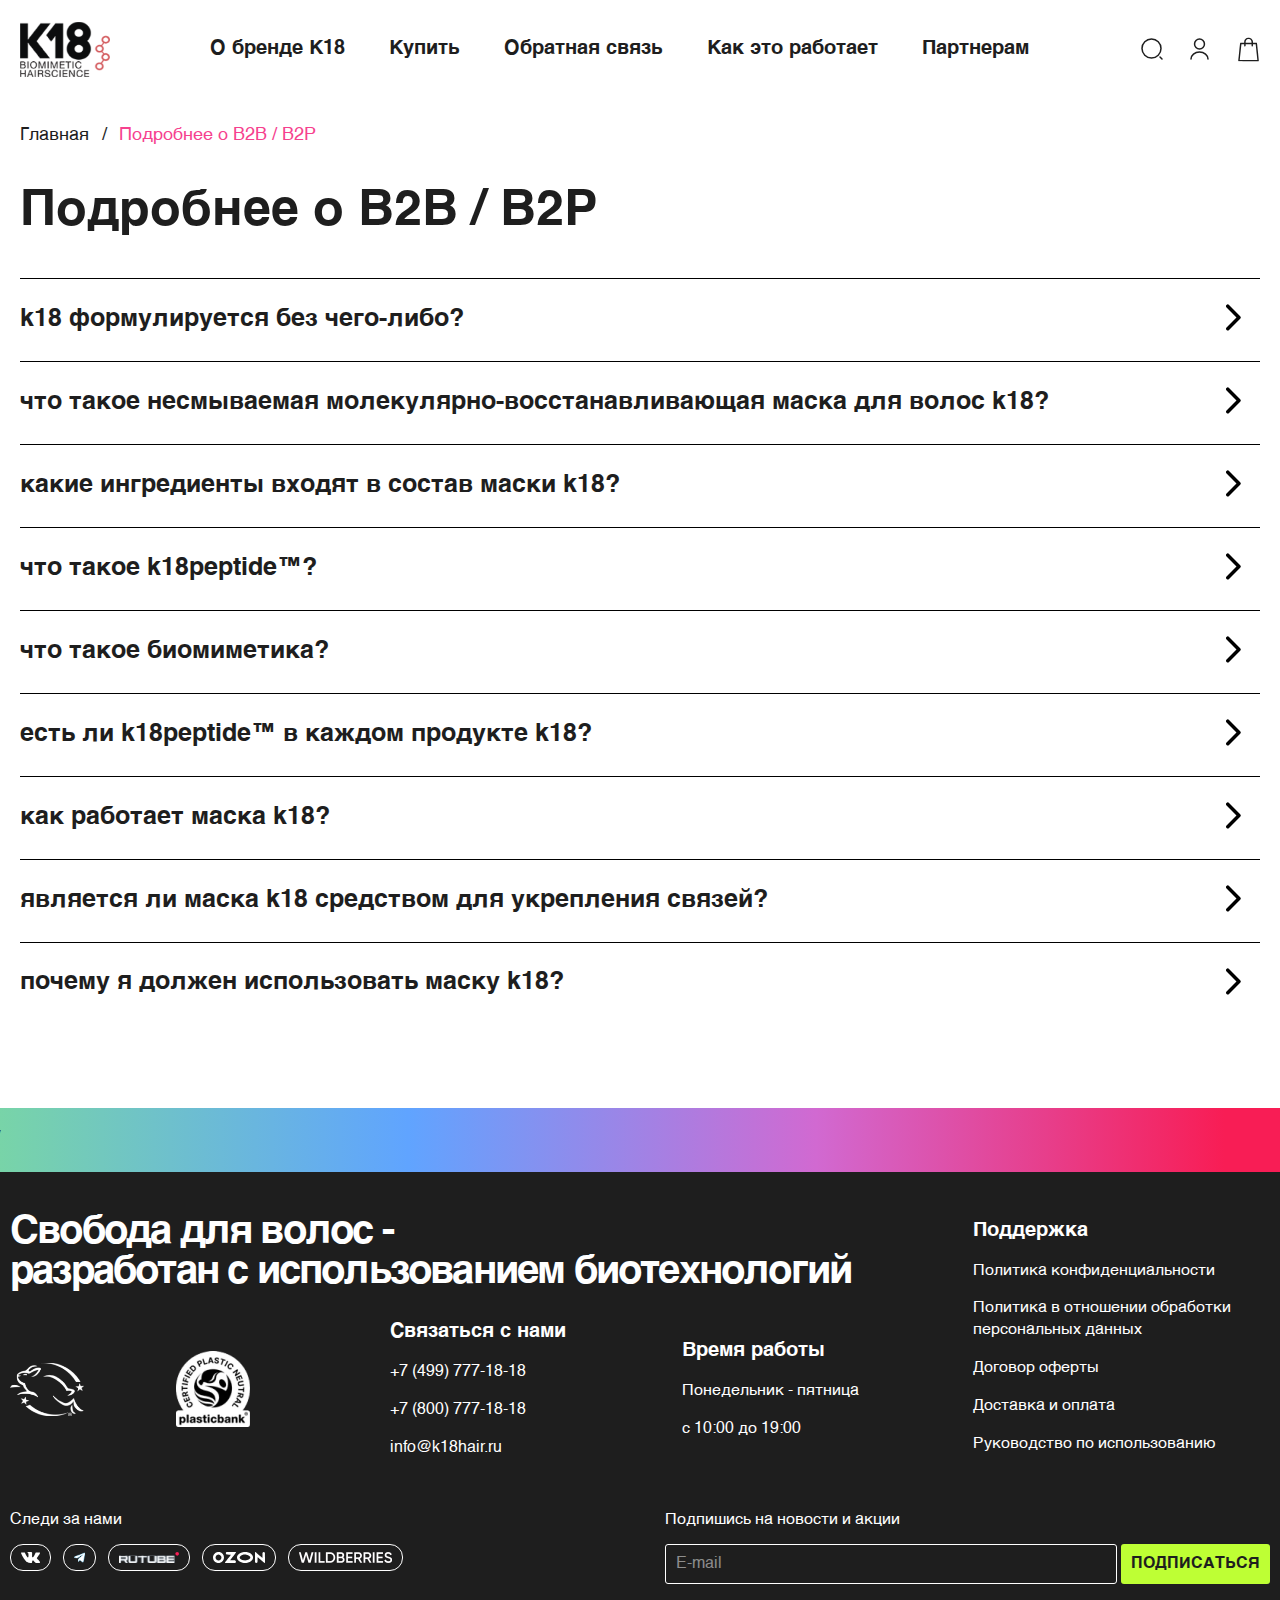
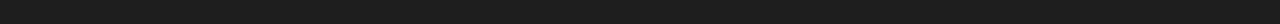
<file: faq.html>
<!DOCTYPE html> <html lang="ru">

<head>
    <meta charset="UTF-8">
    <meta name="viewport" content="width=device-width, initial-scale=1.0">
    <meta name="description" content="">
    <meta name="keywords" content="">
    <link rel="stylesheet" href="css/libs.min.css">
    <link rel="stylesheet" href="css/style.min.css">
    <title>Главная</title>
</head>

<body class="page">
    <div class="wrapper">
        <header class="header">
            <div class="container">
    <div class="header__inner">
        <a href="" class="header__logo">
            <img src="img/logo.png" alt="">
        </a>
        <div class="header__right">
            <nav class="nav">
                <a href="" class="nav__link">
                    <span>О бренде К18</span>
                </a>
                <a href="" class="nav__link">
                    <span>Купить</span>
                </a>
                <a href="" class="nav__link">
                    <span>Обратная связь</span>
                </a>
                <a href="" class="nav__link">
                    <span>Как это работает</span>
                </a>
                <a href="" class="nav__link">
                    <span>Партнерам</span>
                </a>
            </nav>
            <div class="header__buttons">
                <button class="header__btn">
                    <img src="img/search.svg" alt="">
                </button>
                <button class="header__btn">
                    <img src="img/user.svg" alt="">
                </button>
                <button class="header__btn">
                    <img src="img/bag.svg" alt="">
                </button>
                <button class="burger">
                    <span></span>
                    <span></span>
                    <span></span>
                </button>
            </div>
        </div>
    </div>
</div>

        </header>
        <main class="content">

            <section class="faq">
                <div class="container">
                    <div class="breadcrumbs">
                        <a href="" class="breadcrumbs__item">Главная </a>
                        <span class="breadcrumbs__item">Подробнее о B2B / B2P</span>
                    </div>
                    <div class="display1 bold-text">
                        Подробнее о B2B / B2P
                    </div>
                    <div class="faq__items">
                        <div class="qa-card">
    <div class="qa-card__show">
        <div class="qa-card__title">
            k18 формулируется без чего-либо?
        </div>
        <div class="qa-card__btn">
            <img src="img/arrow-right.svg" alt="">
        </div>
    </div>
    <div class="qa-card__hidden">
        <div class="qa-card__text text16">
            <ul>
                <li>K18 свободен от</li>
                <li>- парабены</li>
                <li>- сульфаты</li>
                <li>- силиконы</li>
                <li>- фталаты</li>
                <li>- хлорид натрия</li>
                <li>- искусственные красители</li>
                <li>- формальдегид и доноры формальдегида</li>
            </ul>

            <ul>
                <li>К18 также</li>
                <li>- веган</li>
                <li>- безопасен для цвета</li>
                <li>- произведены без насилия сделаны с любовью</li>
                <li>- дерматологически протестировано</li>
            </ul>
        </div>
    </div>
</div>

                        <div class="qa-card">
    <div class="qa-card__show">
        <div class="qa-card__title">
            что такое несмываемая молекулярно-восстанавливающая маска для волос k18?
        </div>
        <div class="qa-card__btn">
            <img src="img/arrow-right.svg" alt="">
        </div>
    </div>
    <div class="qa-card__hidden">
        <div class="qa-card__text text16">
            <ul>
                <li>K18 свободен от</li>
                <li>- парабены</li>
                <li>- сульфаты</li>
                <li>- силиконы</li>
                <li>- фталаты</li>
                <li>- хлорид натрия</li>
                <li>- искусственные красители</li>
                <li>- формальдегид и доноры формальдегида</li>
            </ul>

            <ul>
                <li>К18 также</li>
                <li>- веган</li>
                <li>- безопасен для цвета</li>
                <li>- произведены без насилия сделаны с любовью</li>
                <li>- дерматологически протестировано</li>
            </ul>
        </div>
    </div>
</div>

                        <div class="qa-card">
    <div class="qa-card__show">
        <div class="qa-card__title">
            какие ингредиенты входят в состав маски k18?
        </div>
        <div class="qa-card__btn">
            <img src="img/arrow-right.svg" alt="">
        </div>
    </div>
    <div class="qa-card__hidden">
        <div class="qa-card__text text16">
            <ul>
                <li>K18 свободен от</li>
                <li>- парабены</li>
                <li>- сульфаты</li>
                <li>- силиконы</li>
                <li>- фталаты</li>
                <li>- хлорид натрия</li>
                <li>- искусственные красители</li>
                <li>- формальдегид и доноры формальдегида</li>
            </ul>

            <ul>
                <li>К18 также</li>
                <li>- веган</li>
                <li>- безопасен для цвета</li>
                <li>- произведены без насилия сделаны с любовью</li>
                <li>- дерматологически протестировано</li>
            </ul>
        </div>
    </div>
</div>

                        <div class="qa-card">
    <div class="qa-card__show">
        <div class="qa-card__title">
            что такое k18peptide™?
        </div>
        <div class="qa-card__btn">
            <img src="img/arrow-right.svg" alt="">
        </div>
    </div>
    <div class="qa-card__hidden">
        <div class="qa-card__text text16">
            <ul>
                <li>K18 свободен от</li>
                <li>- парабены</li>
                <li>- сульфаты</li>
                <li>- силиконы</li>
                <li>- фталаты</li>
                <li>- хлорид натрия</li>
                <li>- искусственные красители</li>
                <li>- формальдегид и доноры формальдегида</li>
            </ul>

            <ul>
                <li>К18 также</li>
                <li>- веган</li>
                <li>- безопасен для цвета</li>
                <li>- произведены без насилия сделаны с любовью</li>
                <li>- дерматологически протестировано</li>
            </ul>
        </div>
    </div>
</div>

                        <div class="qa-card">
    <div class="qa-card__show">
        <div class="qa-card__title">
            что такое биомиметика?
        </div>
        <div class="qa-card__btn">
            <img src="img/arrow-right.svg" alt="">
        </div>
    </div>
    <div class="qa-card__hidden">
        <div class="qa-card__text text16">
            <ul>
                <li>K18 свободен от</li>
                <li>- парабены</li>
                <li>- сульфаты</li>
                <li>- силиконы</li>
                <li>- фталаты</li>
                <li>- хлорид натрия</li>
                <li>- искусственные красители</li>
                <li>- формальдегид и доноры формальдегида</li>
            </ul>

            <ul>
                <li>К18 также</li>
                <li>- веган</li>
                <li>- безопасен для цвета</li>
                <li>- произведены без насилия сделаны с любовью</li>
                <li>- дерматологически протестировано</li>
            </ul>
        </div>
    </div>
</div>

                        <div class="qa-card">
    <div class="qa-card__show">
        <div class="qa-card__title">
            есть ли k18peptide™ в каждом продукте k18?
        </div>
        <div class="qa-card__btn">
            <img src="img/arrow-right.svg" alt="">
        </div>
    </div>
    <div class="qa-card__hidden">
        <div class="qa-card__text text16">
            <ul>
                <li>K18 свободен от</li>
                <li>- парабены</li>
                <li>- сульфаты</li>
                <li>- силиконы</li>
                <li>- фталаты</li>
                <li>- хлорид натрия</li>
                <li>- искусственные красители</li>
                <li>- формальдегид и доноры формальдегида</li>
            </ul>

            <ul>
                <li>К18 также</li>
                <li>- веган</li>
                <li>- безопасен для цвета</li>
                <li>- произведены без насилия сделаны с любовью</li>
                <li>- дерматологически протестировано</li>
            </ul>
        </div>
    </div>
</div>

                        <div class="qa-card">
    <div class="qa-card__show">
        <div class="qa-card__title">
            как работает маска k18?
        </div>
        <div class="qa-card__btn">
            <img src="img/arrow-right.svg" alt="">
        </div>
    </div>
    <div class="qa-card__hidden">
        <div class="qa-card__text text16">
            <ul>
                <li>K18 свободен от</li>
                <li>- парабены</li>
                <li>- сульфаты</li>
                <li>- силиконы</li>
                <li>- фталаты</li>
                <li>- хлорид натрия</li>
                <li>- искусственные красители</li>
                <li>- формальдегид и доноры формальдегида</li>
            </ul>

            <ul>
                <li>К18 также</li>
                <li>- веган</li>
                <li>- безопасен для цвета</li>
                <li>- произведены без насилия сделаны с любовью</li>
                <li>- дерматологически протестировано</li>
            </ul>
        </div>
    </div>
</div>

                        <div class="qa-card">
    <div class="qa-card__show">
        <div class="qa-card__title">
            является ли маска k18 средством для укрепления связей?
        </div>
        <div class="qa-card__btn">
            <img src="img/arrow-right.svg" alt="">
        </div>
    </div>
    <div class="qa-card__hidden">
        <div class="qa-card__text text16">
            <ul>
                <li>K18 свободен от</li>
                <li>- парабены</li>
                <li>- сульфаты</li>
                <li>- силиконы</li>
                <li>- фталаты</li>
                <li>- хлорид натрия</li>
                <li>- искусственные красители</li>
                <li>- формальдегид и доноры формальдегида</li>
            </ul>

            <ul>
                <li>К18 также</li>
                <li>- веган</li>
                <li>- безопасен для цвета</li>
                <li>- произведены без насилия сделаны с любовью</li>
                <li>- дерматологически протестировано</li>
            </ul>
        </div>
    </div>
</div>

                        <div class="qa-card">
    <div class="qa-card__show">
        <div class="qa-card__title">
            почему я должен использовать маску k18?
        </div>
        <div class="qa-card__btn">
            <img src="img/arrow-right.svg" alt="">
        </div>
    </div>
    <div class="qa-card__hidden">
        <div class="qa-card__text text16">
            <ul>
                <li>K18 свободен от</li>
                <li>- парабены</li>
                <li>- сульфаты</li>
                <li>- силиконы</li>
                <li>- фталаты</li>
                <li>- хлорид натрия</li>
                <li>- искусственные красители</li>
                <li>- формальдегид и доноры формальдегида</li>
            </ul>

            <ul>
                <li>К18 также</li>
                <li>- веган</li>
                <li>- безопасен для цвета</li>
                <li>- произведены без насилия сделаны с любовью</li>
                <li>- дерматологически протестировано</li>
            </ul>
        </div>
    </div>
</div>

                    </div>
                </div>
            </section>

            <div class="b-marquee b-marquee--black">
                <div class="b-marquee__text">
    /
    сохранить длинну
    /
    добавить объем
    /
    разгладить
    /
    создать плотность
    /
    подчеркнуть естественный локон
    /
    что ты успеешь за 4 минуты?
    /
    убрать фриз-эффект
    /
    дисциплинированность
    /
    сохранить длинну
    /
</div>

            </div>
        </main>
        <footer class="footer">
            <div class="container">
    <div class="footer__inner">
        <div class="footer__left">
            <div class="footer__title">
                <span>
                    Свобода для волос - <br>
                    разработан с использованием биотехнологий
                </span>
            </div>
            <div class="footer__images">
                <img src="img/logo2.webp" alt="" class="footer__img">
                <img src="img/logo3.webp" alt="" class="footer__img">
            </div>
            <div class="footer__contacts">
                <div class="footer__subtitle text20 bold-text">
                    Связаться с нами
                </div>
                <div class="footer__links">
                    <a href="tel:+74997771818" class="footer__link">+7 (499) 777-18-18</a>
                    <a href="tel:+78007771818" class="footer__link">+7 (800) 777-18-18</a>
                    <a href="mailto:info@k18hair.ru" class="footer__link">info@k18hair.ru</a>
                </div>
            </div>
            <div class="footer__time">
                <div class="footer__subtitle text20 bold-text">
                    Время работы
                </div>
                <div class="footer__links">
                    <div class="footer__link">Понедельник - пятница</div>
                    <div class="footer__link">с 10:00 до 19:00</div>
                </div>
            </div>
            <div class="footer__nav">
                <div class="footer__subtitle text20 bold-text">
                    Поддержка
                </div>
                <div class="footer__links">
                    <a href="" class="footer__link">Политика конфиденциальности</a>
                    <a href="" class="footer__link">Политика в отношении обработки персональных данных</a>
                    <a href="" class="footer__link">Договор оферты</a>
                    <a href="" class="footer__link">Доставка и оплата</a>
                    <a href="" class="footer__link">Руководство по использованию</a>
                </div>
            </div>
        </div>
        <div class="footer__right">
            <div class="follow">
                <div class="text16">Следи за нами</div>
                <div class="follow__items">
                    <a href="" class="follow__item">
                        <img src="img/vk.svg" alt="">
                    </a>
                    <a href="" class="follow__item">
                        <img src="img/telegram.svg" alt="">
                    </a>
                    <a href="" class="follow__item">
                        <img src="img/rutube.svg" alt="">
                    </a>
                    <a href="" class="follow__item">
                        <img src="img/ozon.svg" alt="">
                    </a>
                    <a href="" class="follow__item">
                        <img src="img/wb.png" alt="">
                    </a>
                </div>
            </div>
            <div class="subscribe">
                <div class="text16">Подпишись на новости и акции</div>
                <form action="" class="subscribe__form">
                    <fieldset class="fg">
                        <input type="text" placeholder="E-mail">
                    </fieldset>
                    <button class="subscribe__btn m-btn m-btn-primary">
                        <span>Подписаться</span>
                    </button>
                </form>
            </div>
        </div>
    </div>
</div>

        </footer>
    </div>

    <script src="js/libs.min.js"></script>
<script src="js/main.min.js"></script>

</body>

</html>
</file>
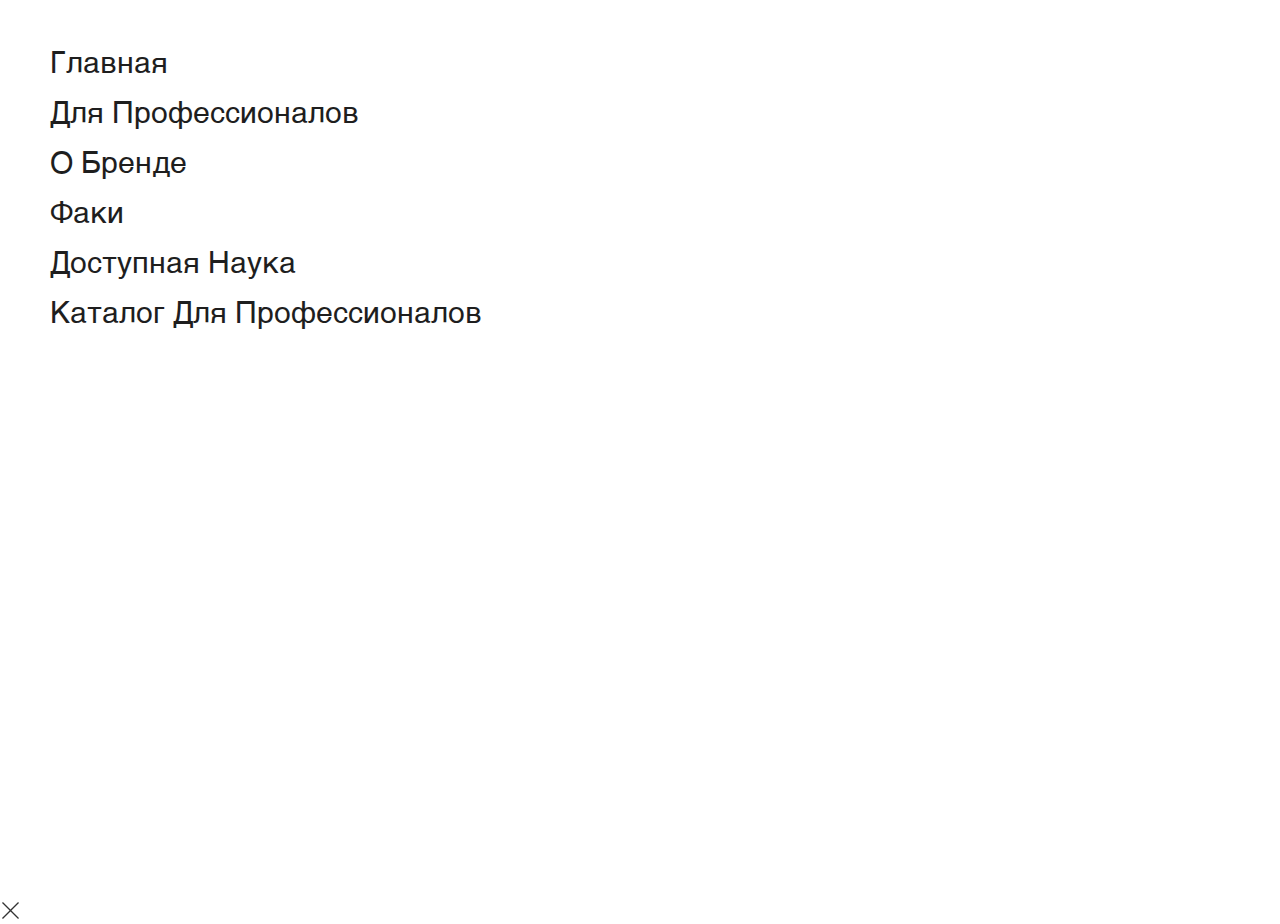
<file: nav.html>
<!DOCTYPE html> <html lang="ru">

<head>
    <meta charset="UTF-8">
    <meta name="viewport" content="width=device-width, initial-scale=1.0">
    <meta name="description" content="">
    <meta name="keywords" content="">
    <link rel="stylesheet" href="css/libs.min.css">
    <link rel="stylesheet" href="css/style.min.css">
    <title>Главная</title>
</head>


<style>
    .wrapper a {
        font-size: 30px;
        text-transform: capitalize;
    }

    .wrapper button {
        margin-bottom: 25px;
        width: 300px;
        height: 45px;
    }
</style>

<body class="page">

    <div class="wrapper" style="padding: 50px;">
        <a href="index.html" style="display: block; margin-bottom: 20px;">
            Главная
        </a>
        <a href="profi.html" style="display: block; margin-bottom: 20px;">
            Для  Профессионалов
        </a>
        <a href="about.html" style="display: block; margin-bottom: 20px;">
            О бренде
        </a>
        <a href="faq.html" style="display: block; margin-bottom: 20px;">
            Факи
        </a>
        <a href="article.html" style="display: block; margin-bottom: 20px;">
            Доступная наука
        </a>
        <a href="catalog.html" style="display: block; margin-bottom: 20px;">
            каталог для профессионалов
        </a>




<!--        <button style="border: 2px solid #000;margin-bottom: 20px;" data-bs-toggle="modal" data-bs-target="#quickOrder">-->
<!--            Быстрый заказ-->
<!--        </button>-->

    </div>

    <div class="modal" id="quickOrder" aria-hidden="true">
    <div class="modal-dialog">
        <button type="button" class="modal__close" data-bs-dismiss="modal" aria-label="Close">
            <svg width="20" height="20" viewBox="0 0 20 20" fill="none" xmlns="http://www.w3.org/2000/svg">
                <path fill-rule="evenodd" clip-rule="evenodd" d="M9.55401 10.5L2 2.94599L2.94599 2L10.5 9.55401L18.054 2L19 2.94599L11.446 10.5L19 18.054L18.054 19L10.5 11.446L2.94599 19L2 18.054L9.55401 10.5Z" fill="#333333"/>
            </svg>
        </button>



    </div>
</div>


<!-- <div class="modal-backdrop show"></div> -->
    <!--  -->
    <script src="js/libs.min.js"></script>
<script src="js/main.min.js"></script>

</body>

</html>
</file>
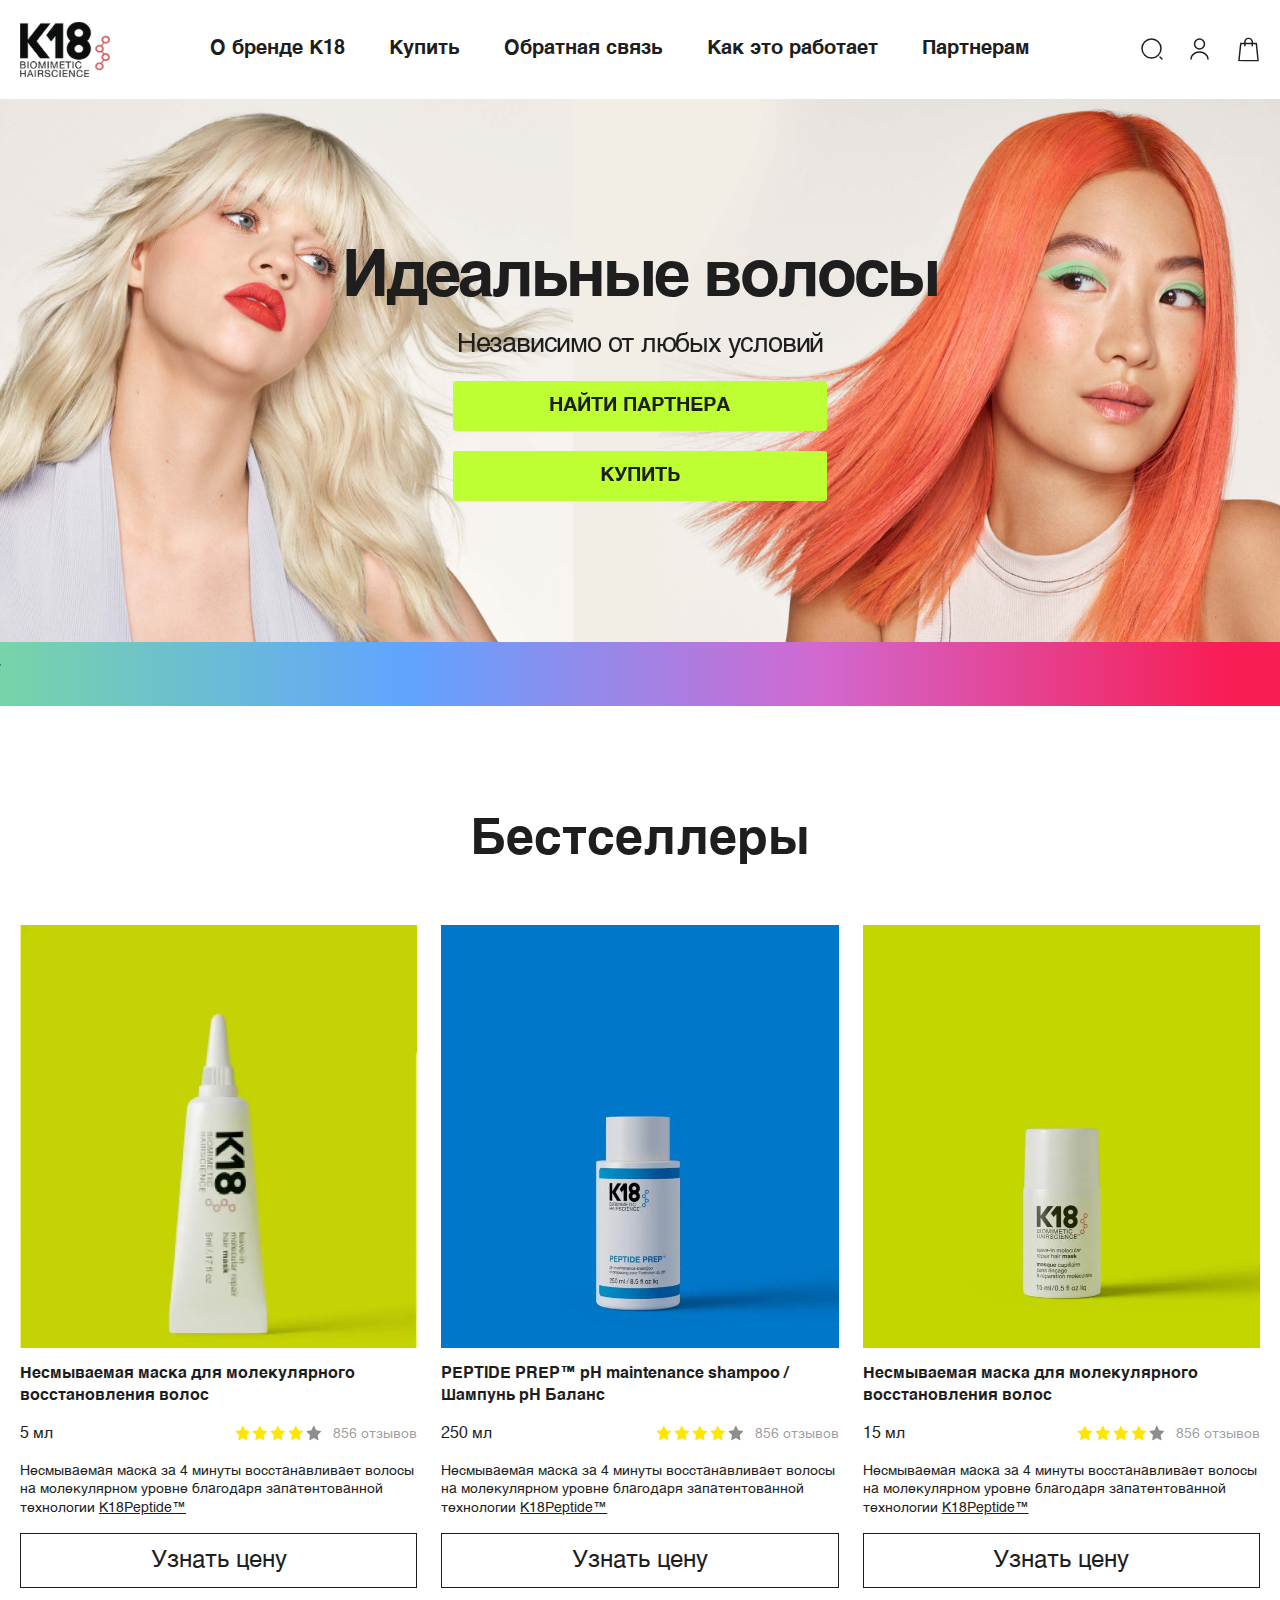
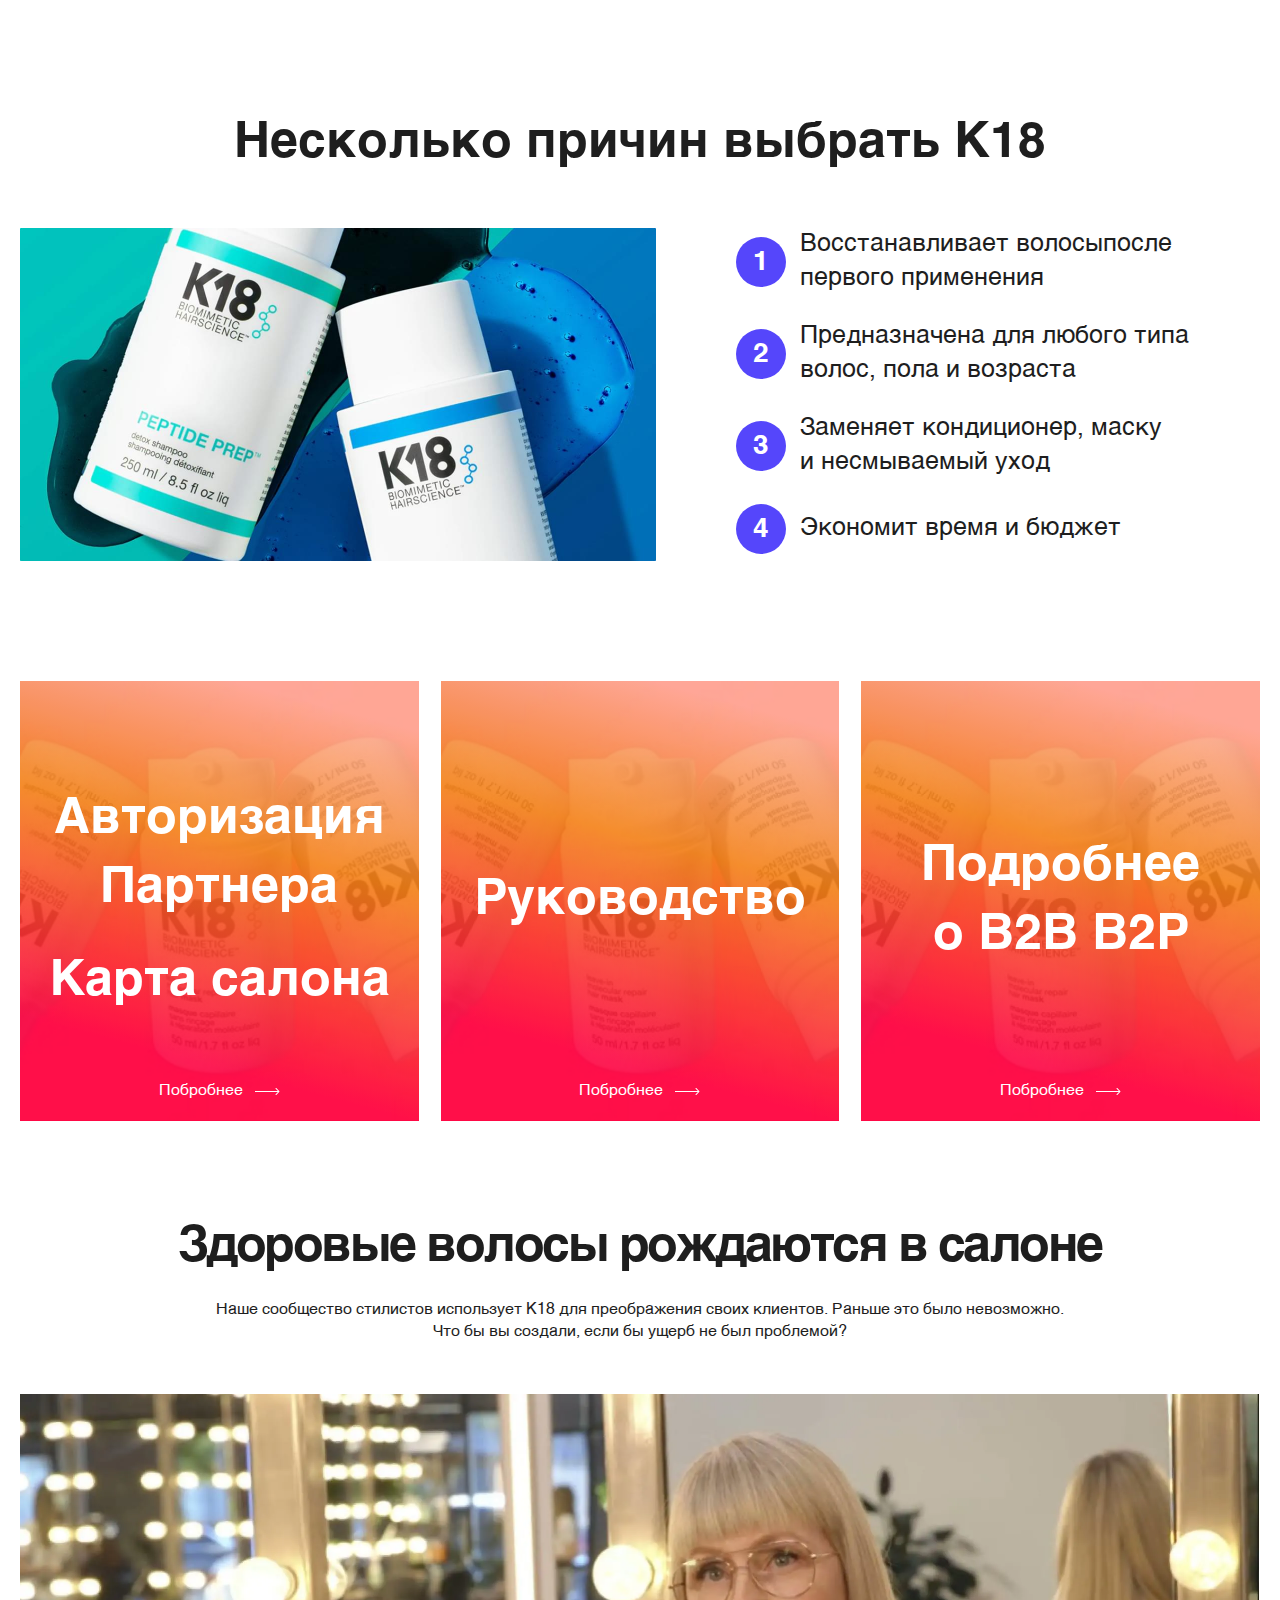
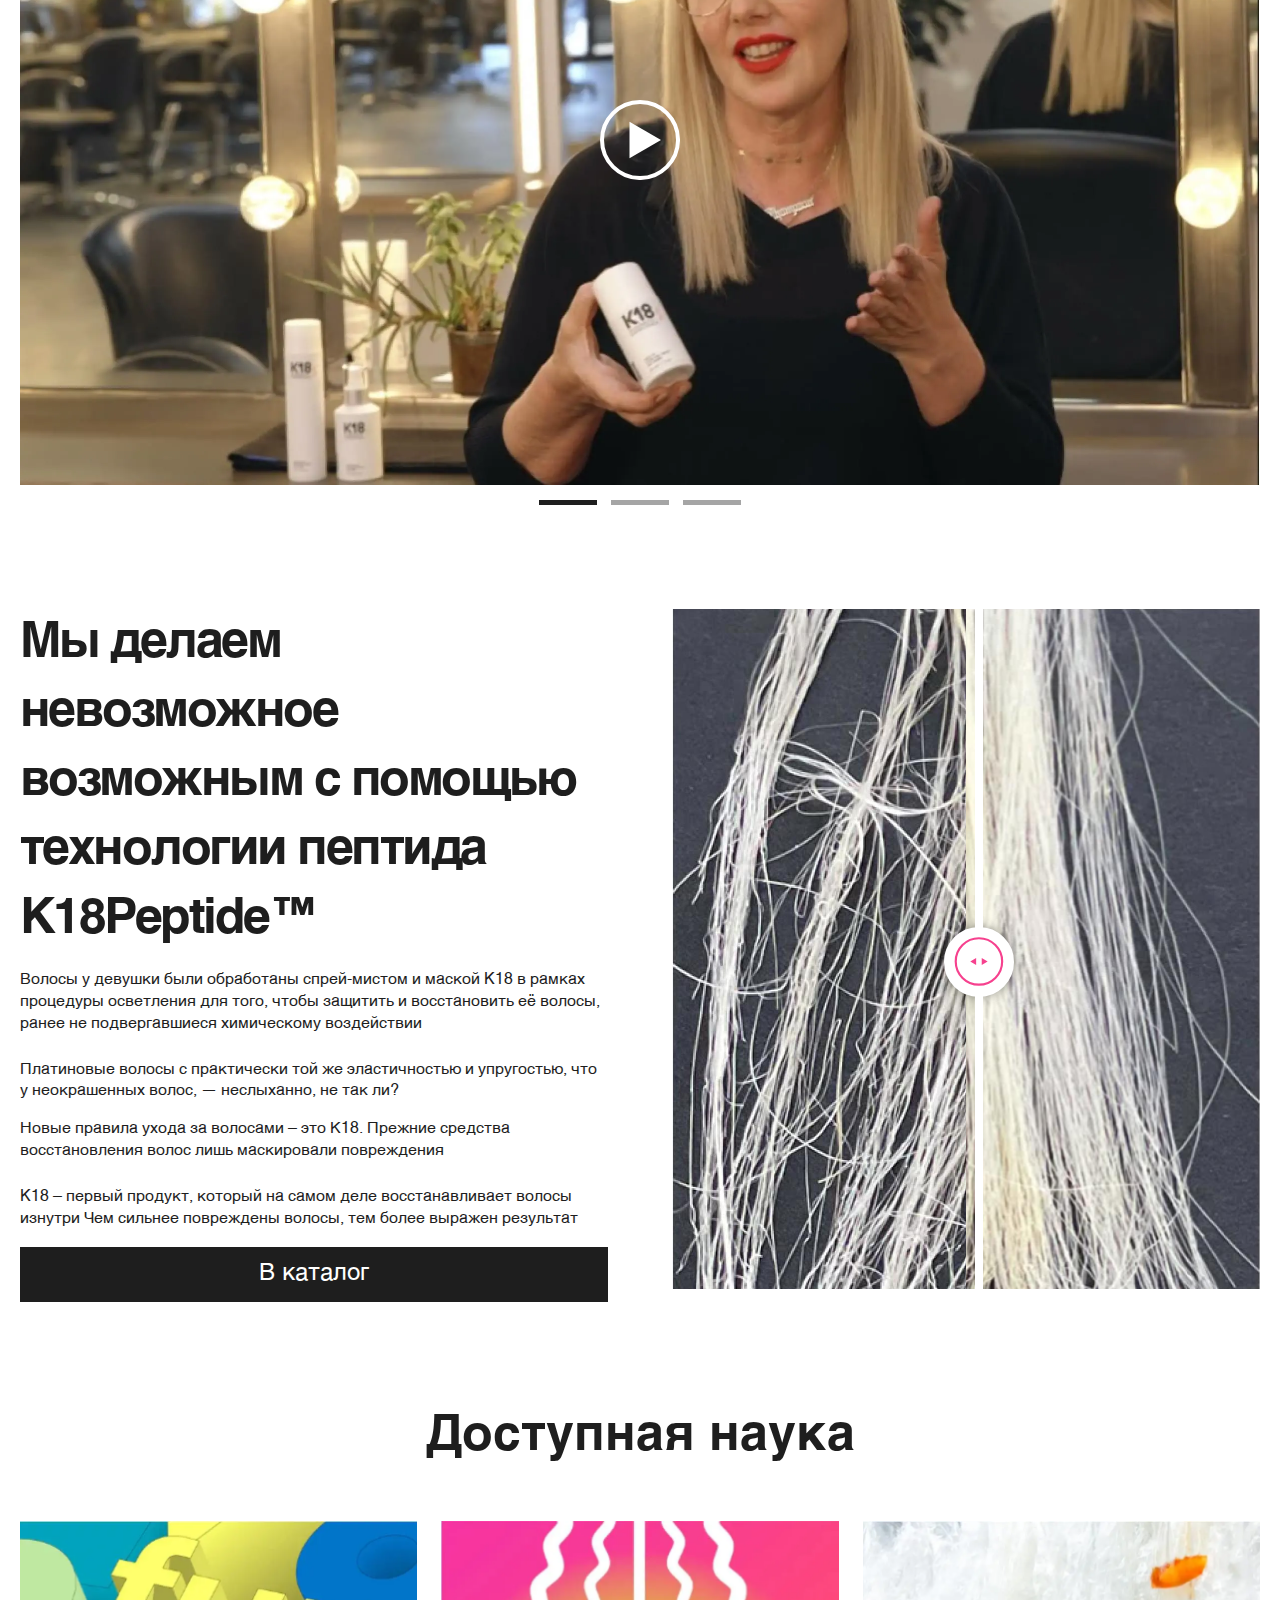
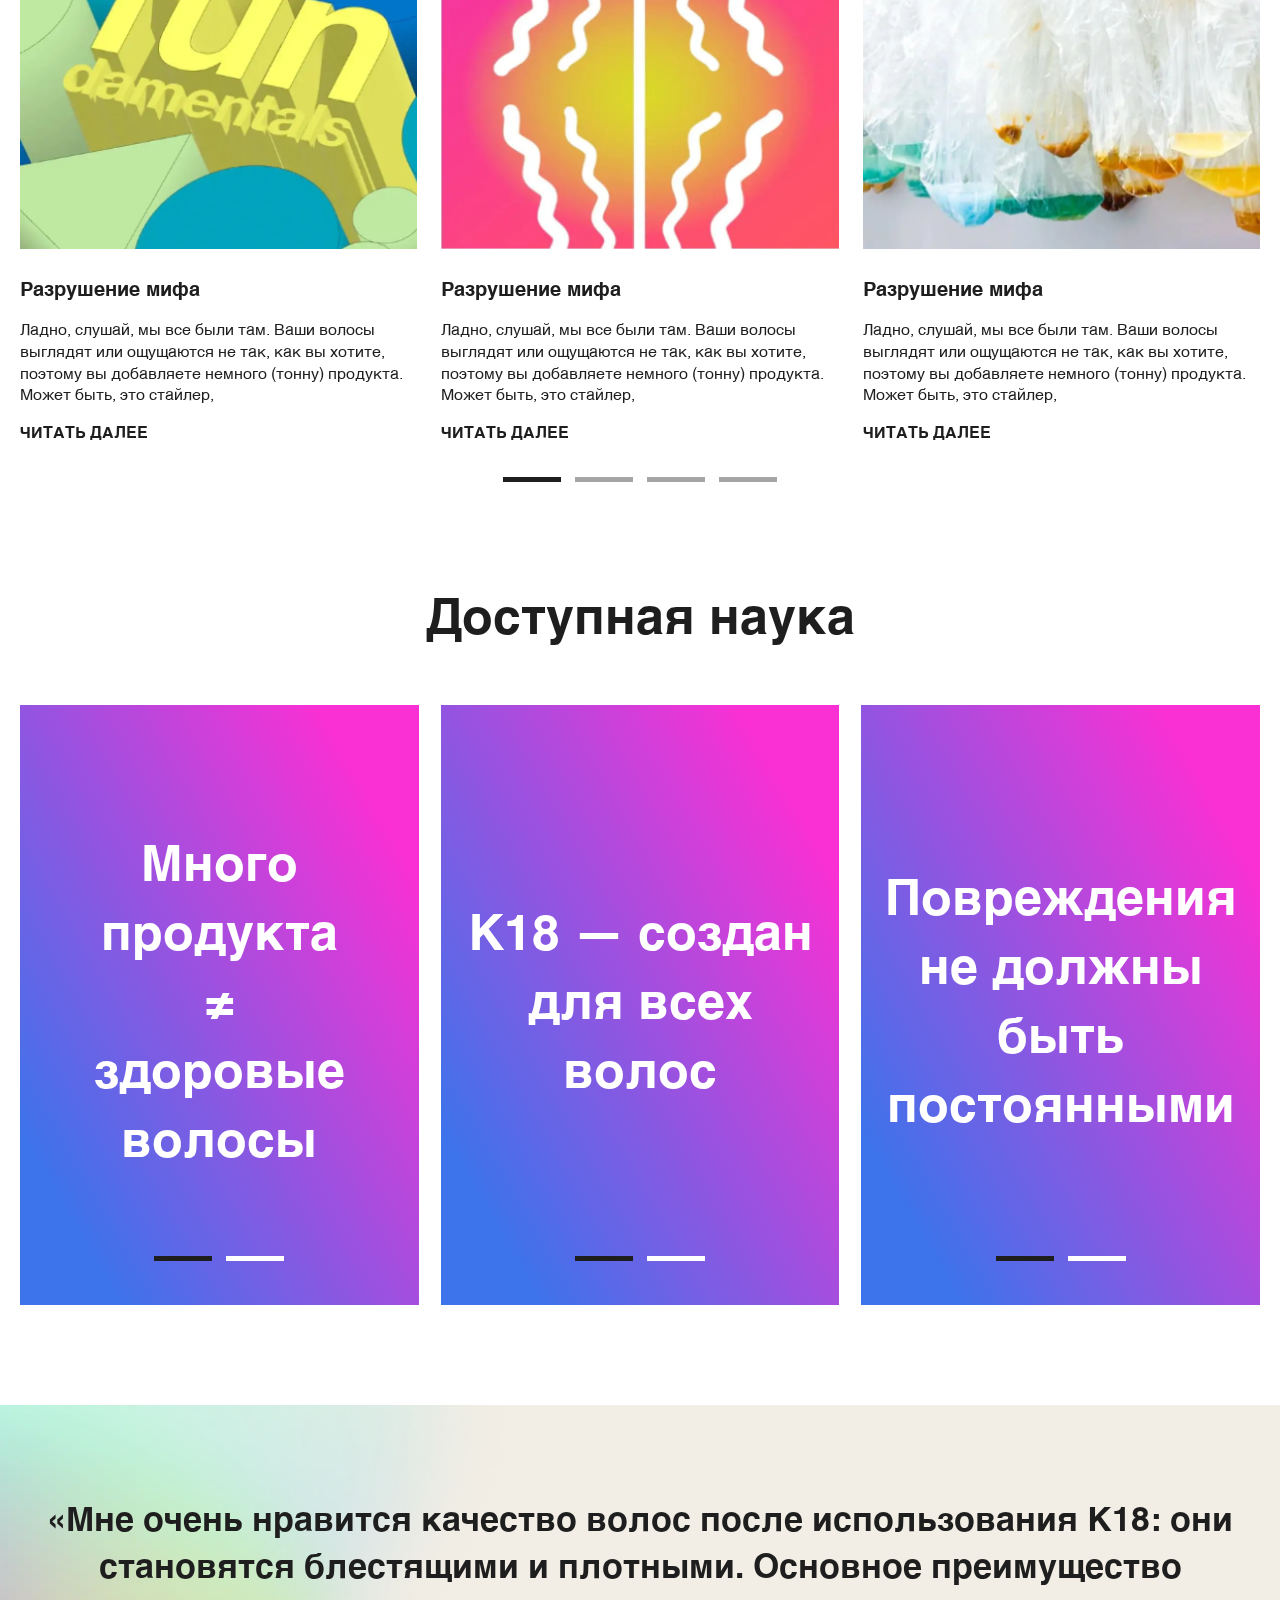
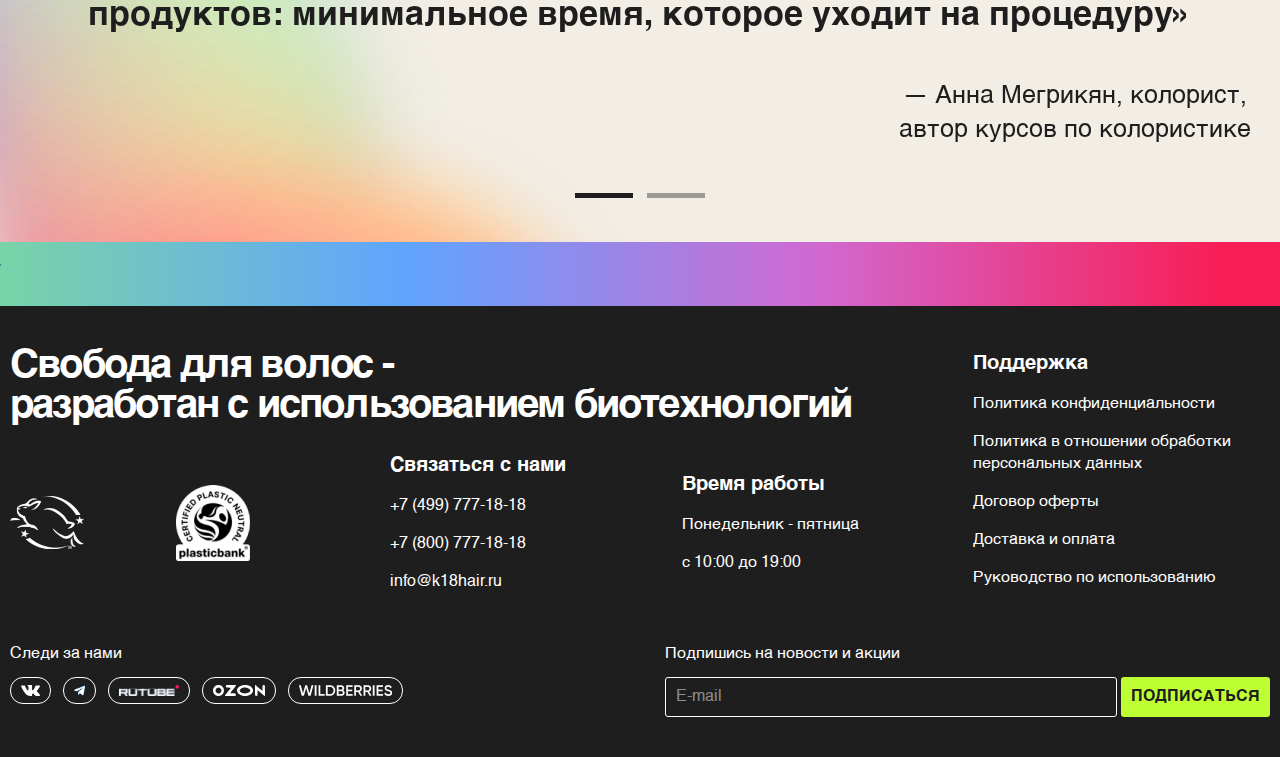
<file: profi.html>
<!DOCTYPE html> <html lang="ru">

<head>
    <meta charset="UTF-8">
    <meta name="viewport" content="width=device-width, initial-scale=1.0">
    <meta name="description" content="">
    <meta name="keywords" content="">
    <link rel="stylesheet" href="css/libs.min.css">
    <link rel="stylesheet" href="css/style.min.css">
    <title>Главная</title>
</head>

<body class="page">
    <div class="wrapper">
        <header class="header">
            <div class="container">
    <div class="header__inner">
        <a href="" class="header__logo">
            <img src="img/logo.png" alt="">
        </a>
        <div class="header__right">
            <nav class="nav">
                <a href="" class="nav__link">
                    <span>О бренде К18</span>
                </a>
                <a href="" class="nav__link">
                    <span>Купить</span>
                </a>
                <a href="" class="nav__link">
                    <span>Обратная связь</span>
                </a>
                <a href="" class="nav__link">
                    <span>Как это работает</span>
                </a>
                <a href="" class="nav__link">
                    <span>Партнерам</span>
                </a>
            </nav>
            <div class="header__buttons">
                <button class="header__btn">
                    <img src="img/search.svg" alt="">
                </button>
                <button class="header__btn">
                    <img src="img/user.svg" alt="">
                </button>
                <button class="header__btn">
                    <img src="img/bag.svg" alt="">
                </button>
                <button class="burger">
                    <span></span>
                    <span></span>
                    <span></span>
                </button>
            </div>
        </div>
    </div>
</div>

        </header>
        <main class="content">

            <section class="profi">
                <div class="profi-slider">
                    <div class="swiper-container">
                        <div class="swiper-wrapper">
                            <div class="swiper-slide">
                                <div class="profi-slider__images">
                                    <img src="img/girl.png" alt="" class="profi__img profi__img1">
                                    <img src="img/girl2.png" alt="" class="profi__img profi__img2">
                                </div>
                            </div>
                            <div class="swiper-slide">
                                <div class="profi-slider__images">
                                    <img src="img/girl.png" alt="" class="profi__img profi__img1">
                                    <img src="img/girl2.png" alt="" class="profi__img profi__img2">
                                </div>
                            </div>
                        </div>
                    </div>
                </div>

                <div class="container">
                    <div class="profi__inner">
                        <div class="profi__info">
                            <h1 class="profi__title text65 bold-text">
                                Идеальные волосы
                            </h1>
                            <div class="profi__desc text27">
                                Независимо от любых условий
                            </div>
                            <div class="profi__nav">
                                <button class="m-btn m-btn-primary">
                                    <span>Найти партнера</span>
                                </button>
                                <button class="m-btn m-btn-primary">
                                    <span>купить</span>
                                </button>
                            </div>
                        </div>
                    </div>
                </div>
            </section>

            <div class="b-marquee b-marquee--black">
                <div class="b-marquee__text">
    /
    сохранить длинну
    /
    добавить объем
    /
    разгладить
    /
    создать плотность
    /
    подчеркнуть естественный локон
    /
    что ты успеешь за 4 минуты?
    /
    убрать фриз-эффект
    /
    дисциплинированность
    /
    сохранить длинну
    /
</div>

            </div>

            <section class="popular">
                <div class="container">
                    <div class="popular__title display1 bold-text">
                        Бестселлеры
                    </div>
                    <div class="popular__grid">
                        <div class="product-card">
    <a href="" class="product-card__img">
        <img src="img/product.webp" alt="">
    </a>
    <a href="" class="product-card__title text16 bold-text">
        Несмываемая маска для молекулярного восстановления волос
    </a>
    <div class="product-card__info">
        <div class="product-card__weight text16">
            5 мл
        </div>
        <div class="product-card__users">
            <div class="rating-input rating-input--read-only" data-total-rating="4" data-rating-code="1">
                <div class="rating-input__item" data-rating-value="5">
    <svg width="16" height="16" viewBox="0 0 16 16" fill="none" xmlns="http://www.w3.org/2000/svg">
        <path d="M15.7574 5.975L11.2324 5.275L9.18236 0.975C9.03236 0.675 8.63236 0.675 8.48236 0.975L6.43236 5.3L1.93236 5.975C1.60736 6.025 1.48236 6.45 1.73236 6.675L5.00736 10.05L4.23236 14.775C4.18236 15.1 4.50736 15.375 4.80736 15.175L8.88236 12.95L12.9324 15.175C13.2074 15.325 13.5574 15.075 13.4824 14.775L12.7074 10.05L15.9824 6.675C16.1824 6.45 16.0824 6.025 15.7574 5.975Z" fill="#FFE600"/>
    </svg>
</div>
<div class="rating-input__item" data-rating-value="4">
    <svg width="16" height="16" viewBox="0 0 16 16" fill="none" xmlns="http://www.w3.org/2000/svg">
        <path d="M15.7574 5.975L11.2324 5.275L9.18236 0.975C9.03236 0.675 8.63236 0.675 8.48236 0.975L6.43236 5.3L1.93236 5.975C1.60736 6.025 1.48236 6.45 1.73236 6.675L5.00736 10.05L4.23236 14.775C4.18236 15.1 4.50736 15.375 4.80736 15.175L8.88236 12.95L12.9324 15.175C13.2074 15.325 13.5574 15.075 13.4824 14.775L12.7074 10.05L15.9824 6.675C16.1824 6.45 16.0824 6.025 15.7574 5.975Z" fill="#FFE600"/>
    </svg>
</div>
<div class="rating-input__item" data-rating-value="3">
    <svg width="16" height="16" viewBox="0 0 16 16" fill="none" xmlns="http://www.w3.org/2000/svg">
        <path d="M15.7574 5.975L11.2324 5.275L9.18236 0.975C9.03236 0.675 8.63236 0.675 8.48236 0.975L6.43236 5.3L1.93236 5.975C1.60736 6.025 1.48236 6.45 1.73236 6.675L5.00736 10.05L4.23236 14.775C4.18236 15.1 4.50736 15.375 4.80736 15.175L8.88236 12.95L12.9324 15.175C13.2074 15.325 13.5574 15.075 13.4824 14.775L12.7074 10.05L15.9824 6.675C16.1824 6.45 16.0824 6.025 15.7574 5.975Z" fill="#FFE600"/>
    </svg>
</div>
<div class="rating-input__item" data-rating-value="2">
    <svg width="16" height="16" viewBox="0 0 16 16" fill="none" xmlns="http://www.w3.org/2000/svg">
        <path d="M15.7574 5.975L11.2324 5.275L9.18236 0.975C9.03236 0.675 8.63236 0.675 8.48236 0.975L6.43236 5.3L1.93236 5.975C1.60736 6.025 1.48236 6.45 1.73236 6.675L5.00736 10.05L4.23236 14.775C4.18236 15.1 4.50736 15.375 4.80736 15.175L8.88236 12.95L12.9324 15.175C13.2074 15.325 13.5574 15.075 13.4824 14.775L12.7074 10.05L15.9824 6.675C16.1824 6.45 16.0824 6.025 15.7574 5.975Z" fill="#FFE600"/>
    </svg>
</div>
<div class="rating-input__item" data-rating-value="1">
    <svg width="16" height="16" viewBox="0 0 16 16" fill="none" xmlns="http://www.w3.org/2000/svg">
        <path d="M15.7574 5.975L11.2324 5.275L9.18236 0.975C9.03236 0.675 8.63236 0.675 8.48236 0.975L6.43236 5.3L1.93236 5.975C1.60736 6.025 1.48236 6.45 1.73236 6.675L5.00736 10.05L4.23236 14.775C4.18236 15.1 4.50736 15.375 4.80736 15.175L8.88236 12.95L12.9324 15.175C13.2074 15.325 13.5574 15.075 13.4824 14.775L12.7074 10.05L15.9824 6.675C16.1824 6.45 16.0824 6.025 15.7574 5.975Z" fill="#FFE600"/>
    </svg>
</div>
<input class="rating-input__field" type="number" value="0">

            </div>
            <div class="product-card__reviews gray-text">
                <span class="text14">
                    856 отзывов
                </span>
            </div>
        </div>
    </div>
    <div class="product-card__text">
        <div class="product-card__desc text14">
            Несмываемая маска за 4 минуты восстанавливает волосы на молекулярном уровне благодаря запатентованной технологии
            <a href="">K18Peptide™</a>
        </div>
    </div>
    <div class="product-card__nav">
        <button class="product-card__btn m-btn m-btn-outline">
            <span>Узнать цену</span>
        </button>
    </div>
</div>

                        <div class="product-card">
    <a href="" class="product-card__img">
        <img src="img/product2.webp" alt="">
    </a>
    <a href="" class="product-card__title text16 bold-text">
        PEPTIDE PREP™ pH maintenance shampoo / Шампунь pH Баланс
    </a>
    <div class="product-card__info">
        <div class="product-card__weight text16">
            250 мл
        </div>
        <div class="product-card__users">
            <div class="rating-input rating-input--read-only" data-total-rating="4" data-rating-code="1">
                <div class="rating-input__item" data-rating-value="5">
    <svg width="16" height="16" viewBox="0 0 16 16" fill="none" xmlns="http://www.w3.org/2000/svg">
        <path d="M15.7574 5.975L11.2324 5.275L9.18236 0.975C9.03236 0.675 8.63236 0.675 8.48236 0.975L6.43236 5.3L1.93236 5.975C1.60736 6.025 1.48236 6.45 1.73236 6.675L5.00736 10.05L4.23236 14.775C4.18236 15.1 4.50736 15.375 4.80736 15.175L8.88236 12.95L12.9324 15.175C13.2074 15.325 13.5574 15.075 13.4824 14.775L12.7074 10.05L15.9824 6.675C16.1824 6.45 16.0824 6.025 15.7574 5.975Z" fill="#FFE600"/>
    </svg>
</div>
<div class="rating-input__item" data-rating-value="4">
    <svg width="16" height="16" viewBox="0 0 16 16" fill="none" xmlns="http://www.w3.org/2000/svg">
        <path d="M15.7574 5.975L11.2324 5.275L9.18236 0.975C9.03236 0.675 8.63236 0.675 8.48236 0.975L6.43236 5.3L1.93236 5.975C1.60736 6.025 1.48236 6.45 1.73236 6.675L5.00736 10.05L4.23236 14.775C4.18236 15.1 4.50736 15.375 4.80736 15.175L8.88236 12.95L12.9324 15.175C13.2074 15.325 13.5574 15.075 13.4824 14.775L12.7074 10.05L15.9824 6.675C16.1824 6.45 16.0824 6.025 15.7574 5.975Z" fill="#FFE600"/>
    </svg>
</div>
<div class="rating-input__item" data-rating-value="3">
    <svg width="16" height="16" viewBox="0 0 16 16" fill="none" xmlns="http://www.w3.org/2000/svg">
        <path d="M15.7574 5.975L11.2324 5.275L9.18236 0.975C9.03236 0.675 8.63236 0.675 8.48236 0.975L6.43236 5.3L1.93236 5.975C1.60736 6.025 1.48236 6.45 1.73236 6.675L5.00736 10.05L4.23236 14.775C4.18236 15.1 4.50736 15.375 4.80736 15.175L8.88236 12.95L12.9324 15.175C13.2074 15.325 13.5574 15.075 13.4824 14.775L12.7074 10.05L15.9824 6.675C16.1824 6.45 16.0824 6.025 15.7574 5.975Z" fill="#FFE600"/>
    </svg>
</div>
<div class="rating-input__item" data-rating-value="2">
    <svg width="16" height="16" viewBox="0 0 16 16" fill="none" xmlns="http://www.w3.org/2000/svg">
        <path d="M15.7574 5.975L11.2324 5.275L9.18236 0.975C9.03236 0.675 8.63236 0.675 8.48236 0.975L6.43236 5.3L1.93236 5.975C1.60736 6.025 1.48236 6.45 1.73236 6.675L5.00736 10.05L4.23236 14.775C4.18236 15.1 4.50736 15.375 4.80736 15.175L8.88236 12.95L12.9324 15.175C13.2074 15.325 13.5574 15.075 13.4824 14.775L12.7074 10.05L15.9824 6.675C16.1824 6.45 16.0824 6.025 15.7574 5.975Z" fill="#FFE600"/>
    </svg>
</div>
<div class="rating-input__item" data-rating-value="1">
    <svg width="16" height="16" viewBox="0 0 16 16" fill="none" xmlns="http://www.w3.org/2000/svg">
        <path d="M15.7574 5.975L11.2324 5.275L9.18236 0.975C9.03236 0.675 8.63236 0.675 8.48236 0.975L6.43236 5.3L1.93236 5.975C1.60736 6.025 1.48236 6.45 1.73236 6.675L5.00736 10.05L4.23236 14.775C4.18236 15.1 4.50736 15.375 4.80736 15.175L8.88236 12.95L12.9324 15.175C13.2074 15.325 13.5574 15.075 13.4824 14.775L12.7074 10.05L15.9824 6.675C16.1824 6.45 16.0824 6.025 15.7574 5.975Z" fill="#FFE600"/>
    </svg>
</div>
<input class="rating-input__field" type="number" value="0">

            </div>
            <div class="product-card__reviews gray-text">
                <span class="text14">
                    856 отзывов
                </span>
            </div>
        </div>
    </div>
    <div class="product-card__text">
        <div class="product-card__desc text14">
            Несмываемая маска за 4 минуты восстанавливает волосы на молекулярном уровне благодаря запатентованной технологии
            <a href="">K18Peptide™</a>
        </div>
    </div>
    <div class="product-card__nav">
        <button class="product-card__btn m-btn m-btn-outline">
            <span>Узнать цену</span>
        </button>
    </div>
</div>

                        <div class="product-card">
    <a href="" class="product-card__img">
        <img src="img/product3.webp" alt="">
    </a>
    <a href="" class="product-card__title text16 bold-text">
        Несмываемая маска для молекулярного восстановления волос
    </a>
    <div class="product-card__info">
        <div class="product-card__weight text16">
            15 мл
        </div>
        <div class="product-card__users">
            <div class="rating-input rating-input--read-only" data-total-rating="4" data-rating-code="1">
                <div class="rating-input__item" data-rating-value="5">
    <svg width="16" height="16" viewBox="0 0 16 16" fill="none" xmlns="http://www.w3.org/2000/svg">
        <path d="M15.7574 5.975L11.2324 5.275L9.18236 0.975C9.03236 0.675 8.63236 0.675 8.48236 0.975L6.43236 5.3L1.93236 5.975C1.60736 6.025 1.48236 6.45 1.73236 6.675L5.00736 10.05L4.23236 14.775C4.18236 15.1 4.50736 15.375 4.80736 15.175L8.88236 12.95L12.9324 15.175C13.2074 15.325 13.5574 15.075 13.4824 14.775L12.7074 10.05L15.9824 6.675C16.1824 6.45 16.0824 6.025 15.7574 5.975Z" fill="#FFE600"/>
    </svg>
</div>
<div class="rating-input__item" data-rating-value="4">
    <svg width="16" height="16" viewBox="0 0 16 16" fill="none" xmlns="http://www.w3.org/2000/svg">
        <path d="M15.7574 5.975L11.2324 5.275L9.18236 0.975C9.03236 0.675 8.63236 0.675 8.48236 0.975L6.43236 5.3L1.93236 5.975C1.60736 6.025 1.48236 6.45 1.73236 6.675L5.00736 10.05L4.23236 14.775C4.18236 15.1 4.50736 15.375 4.80736 15.175L8.88236 12.95L12.9324 15.175C13.2074 15.325 13.5574 15.075 13.4824 14.775L12.7074 10.05L15.9824 6.675C16.1824 6.45 16.0824 6.025 15.7574 5.975Z" fill="#FFE600"/>
    </svg>
</div>
<div class="rating-input__item" data-rating-value="3">
    <svg width="16" height="16" viewBox="0 0 16 16" fill="none" xmlns="http://www.w3.org/2000/svg">
        <path d="M15.7574 5.975L11.2324 5.275L9.18236 0.975C9.03236 0.675 8.63236 0.675 8.48236 0.975L6.43236 5.3L1.93236 5.975C1.60736 6.025 1.48236 6.45 1.73236 6.675L5.00736 10.05L4.23236 14.775C4.18236 15.1 4.50736 15.375 4.80736 15.175L8.88236 12.95L12.9324 15.175C13.2074 15.325 13.5574 15.075 13.4824 14.775L12.7074 10.05L15.9824 6.675C16.1824 6.45 16.0824 6.025 15.7574 5.975Z" fill="#FFE600"/>
    </svg>
</div>
<div class="rating-input__item" data-rating-value="2">
    <svg width="16" height="16" viewBox="0 0 16 16" fill="none" xmlns="http://www.w3.org/2000/svg">
        <path d="M15.7574 5.975L11.2324 5.275L9.18236 0.975C9.03236 0.675 8.63236 0.675 8.48236 0.975L6.43236 5.3L1.93236 5.975C1.60736 6.025 1.48236 6.45 1.73236 6.675L5.00736 10.05L4.23236 14.775C4.18236 15.1 4.50736 15.375 4.80736 15.175L8.88236 12.95L12.9324 15.175C13.2074 15.325 13.5574 15.075 13.4824 14.775L12.7074 10.05L15.9824 6.675C16.1824 6.45 16.0824 6.025 15.7574 5.975Z" fill="#FFE600"/>
    </svg>
</div>
<div class="rating-input__item" data-rating-value="1">
    <svg width="16" height="16" viewBox="0 0 16 16" fill="none" xmlns="http://www.w3.org/2000/svg">
        <path d="M15.7574 5.975L11.2324 5.275L9.18236 0.975C9.03236 0.675 8.63236 0.675 8.48236 0.975L6.43236 5.3L1.93236 5.975C1.60736 6.025 1.48236 6.45 1.73236 6.675L5.00736 10.05L4.23236 14.775C4.18236 15.1 4.50736 15.375 4.80736 15.175L8.88236 12.95L12.9324 15.175C13.2074 15.325 13.5574 15.075 13.4824 14.775L12.7074 10.05L15.9824 6.675C16.1824 6.45 16.0824 6.025 15.7574 5.975Z" fill="#FFE600"/>
    </svg>
</div>
<input class="rating-input__field" type="number" value="0">

            </div>
            <div class="product-card__reviews gray-text">
                <span class="text14">
                    856 отзывов
                </span>
            </div>
        </div>
    </div>
    <div class="product-card__text">
        <div class="product-card__desc text14">
            Несмываемая маска за 4 минуты восстанавливает волосы на молекулярном уровне благодаря запатентованной технологии
            <a href="">K18Peptide™</a>
        </div>
    </div>
    <div class="product-card__nav">
        <button class="product-card__btn m-btn m-btn-outline">
            <span>Узнать цену</span>
        </button>
    </div>
</div>

                    </div>
                </div>
            </section>

            <section class="reasons">
                <div class="container">
                    <div class="reasons__title display1 bold-text text-center">
                        Несколько причин выбрать K18
                    </div>
                    <div class="reasons__grid">
                        <div class="reasons__img">
                            <img src="img/reasons.jpg" alt="">
                        </div>
                        <div class="reasons__content">
                            <div class="reasons__items">
                                <div class="reasons__item">
                                    <div class="reasons__item-num">
                                        <span>1</span>
                                    </div>
                                    <div class="reasons__item-text">
                                        Восстанавливает волосыпосле первого применения
                                    </div>
                                </div>
                                <div class="reasons__item">
                                    <div class="reasons__item-num">
                                        <span>2</span>
                                    </div>
                                    <div class="reasons__item-text">
                                        Предназначена для любого типа волос, пола и возраста
                                    </div>
                                </div>
                                <div class="reasons__item">
                                    <div class="reasons__item-num">
                                        <span>3</span>
                                    </div>
                                    <div class="reasons__item-text">
                                        Заменяет кондиционер, маску <br> и несмываемый уход
                                    </div>
                                </div>
                                <div class="reasons__item">
                                    <div class="reasons__item-num">
                                        <span>4</span>
                                    </div>
                                    <div class="reasons__item-text">
                                        Экономит время и бюджет
                                    </div>
                                </div>
                            </div>
                        </div>
                    </div>
                </div>
            </section>

            <section class="info">
                <div class="container">
                    <div class="info__grid">
                        <div class="info-card">
    <div class="info-card__info">
        <div class="info-card__title display1 bold-text">
            Авторизация  Партнера 
        </div>
        
        <div class="info-card__title display1 bold-text">
            Карта салона
        </div>
    </div>
    <img src="img/info.webp" alt="" class="info-card__img">
    <div class="info-card__nav">
        <a href="" class="info-card__link">
            <span>Побробнее</span>
            <img src="img/arrow.svg" alt="">
        </a>
    </div>
</div>

                        <div class="info-card">
    <div class="info-card__info">
        <div class="info-card__title display1 bold-text">
            Руководство
        </div>
        
    </div>
    <img src="img/info.webp" alt="" class="info-card__img">
    <div class="info-card__nav">
        <a href="" class="info-card__link">
            <span>Побробнее</span>
            <img src="img/arrow.svg" alt="">
        </a>
    </div>
</div>

                        <div class="info-card">
    <div class="info-card__info">
        <div class="info-card__title display1 bold-text">
            Подробнее <br>    о B2B  B2P
        </div>
        
    </div>
    <img src="img/info.webp" alt="" class="info-card__img">
    <div class="info-card__nav">
        <a href="" class="info-card__link">
            <span>Побробнее</span>
            <img src="img/arrow.svg" alt="">
        </a>
    </div>
</div>

                    </div>
                </div>
            </section>

            <section class="videos">
                <div class="container">
                    <div class="videos__info">
                        <h2 class="videos__title display1 bold-text">
                            Здоровые волосы рождаются в салоне
                        </h2>
                        <div class="videos__desc text16">
                            Наше сообщество стилистов использует K18 для преображения своих клиентов. Раньше это было невозможно. Что бы вы создали, если бы ущерб не был проблемой?
                        </div>
                    </div>
                    <div class="videos__slider">
                        <div class="swiper-container">
                            <div class="swiper-wrapper">
                                <div class="swiper-slide">
                                    <div class="video-card">
    <div class="video">
        <video poster="img/video.webp" src="videos/Countdown7.mp4"></video>
        <span class="video__play m-btn m-btn-red">
            <img src="img/play.svg" alt="">
        </span>
<!--        <img src="img/video.webp" alt="" class="video__img">-->
    </div>
</div>

                                </div>
                                <div class="swiper-slide">
                                    <div class="video-card">
    <div class="video">
        <video poster="img/video.webp" src="videos/Countdown7.mp4"></video>
        <span class="video__play m-btn m-btn-red">
            <img src="img/play.svg" alt="">
        </span>
<!--        <img src="img/video.webp" alt="" class="video__img">-->
    </div>
</div>

                                </div>
                                <div class="swiper-slide">
                                    <div class="video-card">
    <div class="video">
        <video poster="img/video.webp" src="videos/Countdown7.mp4"></video>
        <span class="video__play m-btn m-btn-red">
            <img src="img/play.svg" alt="">
        </span>
<!--        <img src="img/video.webp" alt="" class="video__img">-->
    </div>
</div>

                                </div>
                            </div>
                        </div>
                        <div class="swiper-pagination"></div>
                    </div>
                </div>
            </section>

            <section class="works">
                <div class="container">
                    <div class="works__grid">
                        <div class="works__content">
                            <div class="works__title display1 bold-text">
                                Мы делаем невозможное возможным с помощью технологии пептида K18Peptide™
                            </div>
                            <div class="works__media">
                                <div class="works__media-wrap">
                                    <div class="before-after">
                                        <img src="img/before.jpg" alt="">
                                        <img src="img/after.jpg" alt="">
                                    </div>
                                </div>
                            </div>
                            <div class="works__group text16">
                                <p>Волосы у девушки были обработаны спрей-мистом и маской K18 в рамках процедуры осветления для  того, чтобы защитить и восстановить её волосы, ранее не подвергавшиеся химическому воздействии</p>
                                <p>Платиновые волосы с практически той же эластичностью и упругостью, что у неокрашенных волос, — неслыханно, не так ли? </p>
                            </div>
                            <div class="works__group text16">
                                <p>Новые правила ухода за волосами – это К18. Прежние средства восстановления волос лишь маскировали повреждения</p>
                                <p>K18 – первый продукт, который на самом деле восстанавливает волосы изнутри Чем сильнее повреждены волосы, тем более выражен результат</p>
                            </div>
                            <a href="" class="works__btn m-btn m-btn-clack">
                                <span>В каталог</span>
                            </a>
                        </div>

                    </div>
                </div>
            </section>

            <section class="science">
                <div class="container">
                    <h2 class="science__title display1 bold-text">
                        Доступная наука
                    </h2>
                    <div class="science__slider">
                        <div class="swiper-container">
                            <div class="swiper-wrapper">
                                <div class="swiper-slide">
                                    <div class="science-card">
    <div class="science-card__img">
        <img src="img/science.webp" alt="">
    </div>
    <div class="science-card__title">
        Разрушение мифа
    </div>
    <div class="science-card__desc text16">
        Ладно, слушай, мы все были там. Ваши волосы выглядят или ощущаются не так, как вы хотите, поэтому вы добавляете немного (тонну) продукта. Может быть, это стайлер,
    </div>
    <div class="science-card__nav">
        <a href="" class="science-card__link text16 bold-text">
            Читать далее
        </a>
    </div>
</div>

                                </div>
                                <div class="swiper-slide">
                                    <div class="science-card">
    <div class="science-card__img">
        <img src="img/science2.webp" alt="">
    </div>
    <div class="science-card__title">
        Разрушение мифа
    </div>
    <div class="science-card__desc text16">
        Ладно, слушай, мы все были там. Ваши волосы выглядят или ощущаются не так, как вы хотите, поэтому вы добавляете немного (тонну) продукта. Может быть, это стайлер,
    </div>
    <div class="science-card__nav">
        <a href="" class="science-card__link text16 bold-text">
            Читать далее
        </a>
    </div>
</div>

                                </div>
                                <div class="swiper-slide">
                                    <div class="science-card">
    <div class="science-card__img">
        <img src="img/science3.webp" alt="">
    </div>
    <div class="science-card__title">
        Разрушение мифа
    </div>
    <div class="science-card__desc text16">
        Ладно, слушай, мы все были там. Ваши волосы выглядят или ощущаются не так, как вы хотите, поэтому вы добавляете немного (тонну) продукта. Может быть, это стайлер,
    </div>
    <div class="science-card__nav">
        <a href="" class="science-card__link text16 bold-text">
            Читать далее
        </a>
    </div>
</div>

                                </div>
                                <div class="swiper-slide">
                                    <div class="science-card">
    <div class="science-card__img">
        <img src="img/science3.webp" alt="">
    </div>
    <div class="science-card__title">
        Разрушение мифа
    </div>
    <div class="science-card__desc text16">
        Ладно, слушай, мы все были там. Ваши волосы выглядят или ощущаются не так, как вы хотите, поэтому вы добавляете немного (тонну) продукта. Может быть, это стайлер,
    </div>
    <div class="science-card__nav">
        <a href="" class="science-card__link text16 bold-text">
            Читать далее
        </a>
    </div>
</div>

                                </div>
                            </div>
                        </div>
                        <div class="swiper-pagination"></div>
                    </div>
                </div>
            </section>

            <section class="philosophy">
                <div class="container">
                    <h2 class="philosophy__title display1 bold-text text-center">
                        Доступная наука
                    </h2>
                    <div class="philosophy__grid">
                        <div class="philosophy-card">
    <div class="philosophy-card__slider">
        <div class="swiper-container">
            <div class="swiper-wrapper">
                <div class="swiper-slide">
                    <div class="display1 bold-text">
                        Много<br> продукта <br>≠ <br> здоровые<br> волосы 
                    </div>
                </div>
                <div class="swiper-slide">
                    <div class="display1 bold-text">
                        Slide2
                    </div>
                </div>
            </div>
        </div>
    </div>
    <div class="swiper-pagination"></div>
</div>

                        <div class="philosophy-card">
    <div class="philosophy-card__slider">
        <div class="swiper-container">
            <div class="swiper-wrapper">
                <div class="swiper-slide">
                    <div class="display1 bold-text">
                        К18 — создан <br>для всех волос
                    </div>
                </div>
                <div class="swiper-slide">
                    <div class="display1 bold-text">
                        Slide2
                    </div>
                </div>
            </div>
        </div>
    </div>
    <div class="swiper-pagination"></div>
</div>

                        <div class="philosophy-card">
    <div class="philosophy-card__slider">
        <div class="swiper-container">
            <div class="swiper-wrapper">
                <div class="swiper-slide">
                    <div class="display1 bold-text">
                        Повреждения <br>не должны быть постоянными
                    </div>
                </div>
                <div class="swiper-slide">
                    <div class="display1 bold-text">
                        Slide2
                    </div>
                </div>
            </div>
        </div>
    </div>
    <div class="swiper-pagination"></div>
</div>

                    </div>
                </div>
            </section>

            <section class="review">
                <div class="swiper-container">
                    <div class="swiper-wrapper">
                        <div class="review-card swiper-slide">
    <div class="container">
        <div class="review-card__title">
            «Мне очень нравится качество волос после использования К18: они становятся блестящими и плотными. Основное преимущество продуктов: минимальное время, которое уходит на процедуру»
        </div>
        <div class="review-card__by">
            <span class="review-card__by-text">
                — Анна Мегрикян, колорист, автор курсов по колористике
            </span>
        </div>
    </div>
</div>

                        <div class="review-card swiper-slide">
    <div class="container">
        <div class="review-card__title">
            «Мне очень нравится качество волос после использования К18: они становятся блестящими и плотными. Основное преимущество продуктов: минимальное время, которое уходит на процедуру»
        </div>
        <div class="review-card__by">
            <span class="review-card__by-text">
                — Анна Мегрикян, колорист, автор курсов по колористике
            </span>
        </div>
    </div>
</div>

                    </div>
                </div>
                <div class="swiper-pagination"></div>
            </section>

            <div class="b-marquee b-marquee--black">
                <div class="b-marquee__text">
    /
    сохранить длинну
    /
    добавить объем
    /
    разгладить
    /
    создать плотность
    /
    подчеркнуть естественный локон
    /
    что ты успеешь за 4 минуты?
    /
    убрать фриз-эффект
    /
    дисциплинированность
    /
    сохранить длинну
    /
</div>

            </div>
        </main>
        <footer class="footer">
            <div class="container">
    <div class="footer__inner">
        <div class="footer__left">
            <div class="footer__title">
                <span>
                    Свобода для волос - <br>
                    разработан с использованием биотехнологий
                </span>
            </div>
            <div class="footer__images">
                <img src="img/logo2.webp" alt="" class="footer__img">
                <img src="img/logo3.webp" alt="" class="footer__img">
            </div>
            <div class="footer__contacts">
                <div class="footer__subtitle text20 bold-text">
                    Связаться с нами
                </div>
                <div class="footer__links">
                    <a href="tel:+74997771818" class="footer__link">+7 (499) 777-18-18</a>
                    <a href="tel:+78007771818" class="footer__link">+7 (800) 777-18-18</a>
                    <a href="mailto:info@k18hair.ru" class="footer__link">info@k18hair.ru</a>
                </div>
            </div>
            <div class="footer__time">
                <div class="footer__subtitle text20 bold-text">
                    Время работы
                </div>
                <div class="footer__links">
                    <div class="footer__link">Понедельник - пятница</div>
                    <div class="footer__link">с 10:00 до 19:00</div>
                </div>
            </div>
            <div class="footer__nav">
                <div class="footer__subtitle text20 bold-text">
                    Поддержка
                </div>
                <div class="footer__links">
                    <a href="" class="footer__link">Политика конфиденциальности</a>
                    <a href="" class="footer__link">Политика в отношении обработки персональных данных</a>
                    <a href="" class="footer__link">Договор оферты</a>
                    <a href="" class="footer__link">Доставка и оплата</a>
                    <a href="" class="footer__link">Руководство по использованию</a>
                </div>
            </div>
        </div>
        <div class="footer__right">
            <div class="follow">
                <div class="text16">Следи за нами</div>
                <div class="follow__items">
                    <a href="" class="follow__item">
                        <img src="img/vk.svg" alt="">
                    </a>
                    <a href="" class="follow__item">
                        <img src="img/telegram.svg" alt="">
                    </a>
                    <a href="" class="follow__item">
                        <img src="img/rutube.svg" alt="">
                    </a>
                    <a href="" class="follow__item">
                        <img src="img/ozon.svg" alt="">
                    </a>
                    <a href="" class="follow__item">
                        <img src="img/wb.png" alt="">
                    </a>
                </div>
            </div>
            <div class="subscribe">
                <div class="text16">Подпишись на новости и акции</div>
                <form action="" class="subscribe__form">
                    <fieldset class="fg">
                        <input type="text" placeholder="E-mail">
                    </fieldset>
                    <button class="subscribe__btn m-btn m-btn-primary">
                        <span>Подписаться</span>
                    </button>
                </form>
            </div>
        </div>
    </div>
</div>

        </footer>
    </div>

    <script src="js/libs.min.js"></script>
<script src="js/main.min.js"></script>

</body>

</html>
</file>
<file: css/libs.min.css>
@font-face{font-family:'swiper-icons';src:url("data:application/font-woff;charset=utf-8;base64, [base64]//wADZ2x5ZgAAAywAAADMAAAD2MHtryVoZWFkAAABbAAAADAAAAA2E2+eoWhoZWEAAAGcAAAAHwAAACQC9gDzaG10eAAAAigAAAAZAAAArgJkABFsb2NhAAAC0AAAAFoAAABaFQAUGG1heHAAAAG8AAAAHwAAACAAcABAbmFtZQAAA/gAAAE5AAACXvFdBwlwb3N0AAAFNAAAAGIAAACE5s74hXjaY2BkYGAAYpf5Hu/j+W2+MnAzMYDAzaX6QjD6/4//Bxj5GA8AuRwMYGkAPywL13jaY2BkYGA88P8Agx4j+/8fQDYfA1AEBWgDAIB2BOoAeNpjYGRgYNBh4GdgYgABEMnIABJzYNADCQAACWgAsQB42mNgYfzCOIGBlYGB0YcxjYGBwR1Kf2WQZGhhYGBiYGVmgAFGBiQQkOaawtDAoMBQxXjg/wEGPcYDDA4wNUA2CCgwsAAAO4EL6gAAeNpj2M0gyAACqxgGNWBkZ2D4/wMA+xkDdgAAAHjaY2BgYGaAYBkGRgYQiAHyGMF8FgYHIM3DwMHABGQrMOgyWDLEM1T9/w8UBfEMgLzE////P/5//f/V/xv+r4eaAAeMbAxwIUYmIMHEgKYAYjUcsDAwsLKxc3BycfPw8jEQA/[base64]/uznmfPFBNODM2K7MTQ45YEAZqGP81AmGGcF3iPqOop0r1SPTaTbVkfUe4HXj97wYE+yNwWYxwWu4v1ugWHgo3S1XdZEVqWM7ET0cfnLGxWfkgR42o2PvWrDMBSFj/IHLaF0zKjRgdiVMwScNRAoWUoH78Y2icB/yIY09An6AH2Bdu/UB+yxopYshQiEvnvu0dURgDt8QeC8PDw7Fpji3fEA4z/PEJ6YOB5hKh4dj3EvXhxPqH/SKUY3rJ7srZ4FZnh1PMAtPhwP6fl2PMJMPDgeQ4rY8YT6Gzao0eAEA409DuggmTnFnOcSCiEiLMgxCiTI6Cq5DZUd3Qmp10vO0LaLTd2cjN4fOumlc7lUYbSQcZFkutRG7g6JKZKy0RmdLY680CDnEJ+UMkpFFe1RN7nxdVpXrC4aTtnaurOnYercZg2YVmLN/d/gczfEimrE/fs/bOuq29Zmn8tloORaXgZgGa78yO9/cnXm2BpaGvq25Dv9S4E9+5SIc9PqupJKhYFSSl47+Qcr1mYNAAAAeNptw0cKwkAAAMDZJA8Q7OUJvkLsPfZ6zFVERPy8qHh2YER+3i/BP83vIBLLySsoKimrqKqpa2hp6+jq6RsYGhmbmJqZSy0sraxtbO3sHRydnEMU4uR6yx7JJXveP7WrDycAAAAAAAH//wACeNpjYGRgYOABYhkgZgJCZgZNBkYGLQZtIJsFLMYAAAw3ALgAeNolizEKgDAQBCchRbC2sFER0YD6qVQiBCv/H9ezGI6Z5XBAw8CBK/m5iQQVauVbXLnOrMZv2oLdKFa8Pjuru2hJzGabmOSLzNMzvutpB3N42mNgZGBg4GKQYzBhYMxJLMlj4GBgAYow/P/PAJJhLM6sSoWKfWCAAwDAjgbRAAB42mNgYGBkAIIbCZo5IPrmUn0hGA0AO8EFTQAA");font-weight:400;font-style:normal}:root{--swiper-theme-color: #007aff}.swiper{margin-left:auto;margin-right:auto;position:relative;overflow:hidden;list-style:none;padding:0;z-index:1}.swiper-vertical>.swiper-wrapper{flex-direction:column}.swiper-wrapper{position:relative;width:100%;height:100%;z-index:1;display:flex;transition-property:transform;box-sizing:content-box}.swiper-android .swiper-slide,.swiper-wrapper{transform:translate3d(0px, 0, 0)}.swiper-pointer-events{touch-action:pan-y}.swiper-pointer-events.swiper-vertical{touch-action:pan-x}.swiper-slide{flex-shrink:0;width:100%;height:100%;position:relative;transition-property:transform}.swiper-slide-invisible-blank{visibility:hidden}.swiper-autoheight,.swiper-autoheight .swiper-slide{height:auto}.swiper-autoheight .swiper-wrapper{align-items:flex-start;transition-property:transform, height}.swiper-backface-hidden .swiper-slide{transform:translateZ(0);-webkit-backface-visibility:hidden;backface-visibility:hidden}.swiper-3d,.swiper-3d.swiper-css-mode .swiper-wrapper{perspective:1200px}.swiper-3d .swiper-wrapper,.swiper-3d .swiper-slide,.swiper-3d .swiper-slide-shadow,.swiper-3d .swiper-slide-shadow-left,.swiper-3d .swiper-slide-shadow-right,.swiper-3d .swiper-slide-shadow-top,.swiper-3d .swiper-slide-shadow-bottom,.swiper-3d .swiper-cube-shadow{transform-style:preserve-3d}.swiper-3d .swiper-slide-shadow,.swiper-3d .swiper-slide-shadow-left,.swiper-3d .swiper-slide-shadow-right,.swiper-3d .swiper-slide-shadow-top,.swiper-3d .swiper-slide-shadow-bottom{position:absolute;left:0;top:0;width:100%;height:100%;pointer-events:none;z-index:10}.swiper-3d .swiper-slide-shadow{background:rgba(0,0,0,0.15)}.swiper-3d .swiper-slide-shadow-left{background-image:linear-gradient(to left, rgba(0,0,0,0.5), rgba(0,0,0,0))}.swiper-3d .swiper-slide-shadow-right{background-image:linear-gradient(to right, rgba(0,0,0,0.5), rgba(0,0,0,0))}.swiper-3d .swiper-slide-shadow-top{background-image:linear-gradient(to top, rgba(0,0,0,0.5), rgba(0,0,0,0))}.swiper-3d .swiper-slide-shadow-bottom{background-image:linear-gradient(to bottom, rgba(0,0,0,0.5), rgba(0,0,0,0))}.swiper-css-mode>.swiper-wrapper{overflow:auto;scrollbar-width:none;-ms-overflow-style:none}.swiper-css-mode>.swiper-wrapper::-webkit-scrollbar{display:none}.swiper-css-mode>.swiper-wrapper>.swiper-slide{scroll-snap-align:start start}.swiper-horizontal.swiper-css-mode>.swiper-wrapper{scroll-snap-type:x mandatory}.swiper-vertical.swiper-css-mode>.swiper-wrapper{scroll-snap-type:y mandatory}.swiper-centered>.swiper-wrapper::before{content:'';flex-shrink:0;order:9999}.swiper-centered.swiper-horizontal>.swiper-wrapper>.swiper-slide:first-child{margin-inline-start:var(--swiper-centered-offset-before)}.swiper-centered.swiper-horizontal>.swiper-wrapper::before{height:100%;min-height:1px;width:var(--swiper-centered-offset-after)}.swiper-centered.swiper-vertical>.swiper-wrapper>.swiper-slide:first-child{margin-block-start:var(--swiper-centered-offset-before)}.swiper-centered.swiper-vertical>.swiper-wrapper::before{width:100%;min-width:1px;height:var(--swiper-centered-offset-after)}.swiper-centered>.swiper-wrapper>.swiper-slide{scroll-snap-align:center center}.swiper-virtual .swiper-slide{-webkit-backface-visibility:hidden;transform:translateZ(0)}.swiper-virtual.swiper-css-mode .swiper-wrapper::after{content:'';position:absolute;left:0;top:0;pointer-events:none}.swiper-virtual.swiper-css-mode.swiper-horizontal .swiper-wrapper::after{height:1px;width:var(--swiper-virtual-size)}.swiper-virtual.swiper-css-mode.swiper-vertical .swiper-wrapper::after{width:1px;height:var(--swiper-virtual-size)}:root{--swiper-navigation-size: 44px}.swiper-button-prev,.swiper-button-next{position:absolute;top:50%;width:calc(var(--swiper-navigation-size) / 44 * 27);height:var(--swiper-navigation-size);margin-top:calc(0px - (var(--swiper-navigation-size) / 2));z-index:10;cursor:pointer;display:flex;align-items:center;justify-content:center;color:var(--swiper-navigation-color, var(--swiper-theme-color))}.swiper-button-prev.swiper-button-disabled,.swiper-button-next.swiper-button-disabled{opacity:0.35;cursor:auto;pointer-events:none}.swiper-button-prev:after,.swiper-button-next:after{font-family:swiper-icons;font-size:var(--swiper-navigation-size);text-transform:none !important;letter-spacing:0;text-transform:none;font-variant:initial;line-height:1}.swiper-button-prev,.swiper-rtl .swiper-button-next{left:10px;right:auto}.swiper-button-prev:after,.swiper-rtl .swiper-button-next:after{content:'prev'}.swiper-button-next,.swiper-rtl .swiper-button-prev{right:10px;left:auto}.swiper-button-next:after,.swiper-rtl .swiper-button-prev:after{content:'next'}.swiper-button-lock{display:none}.swiper-pagination{position:absolute;text-align:center;transition:300ms opacity;transform:translate3d(0, 0, 0);z-index:10}.swiper-pagination.swiper-pagination-hidden{opacity:0}.swiper-pagination-fraction,.swiper-pagination-custom,.swiper-horizontal>.swiper-pagination-bullets,.swiper-pagination-bullets.swiper-pagination-horizontal{bottom:10px;left:0;width:100%}.swiper-pagination-bullets-dynamic{overflow:hidden;font-size:0}.swiper-pagination-bullets-dynamic .swiper-pagination-bullet{transform:scale(0.33);position:relative}.swiper-pagination-bullets-dynamic .swiper-pagination-bullet-active{transform:scale(1)}.swiper-pagination-bullets-dynamic .swiper-pagination-bullet-active-main{transform:scale(1)}.swiper-pagination-bullets-dynamic .swiper-pagination-bullet-active-prev{transform:scale(0.66)}.swiper-pagination-bullets-dynamic .swiper-pagination-bullet-active-prev-prev{transform:scale(0.33)}.swiper-pagination-bullets-dynamic .swiper-pagination-bullet-active-next{transform:scale(0.66)}.swiper-pagination-bullets-dynamic .swiper-pagination-bullet-active-next-next{transform:scale(0.33)}.swiper-pagination-bullet{width:var(--swiper-pagination-bullet-width, var(--swiper-pagination-bullet-size, 8px));height:var(--swiper-pagination-bullet-height, var(--swiper-pagination-bullet-size, 8px));display:inline-block;border-radius:50%;background:var(--swiper-pagination-bullet-inactive-color, #000);opacity:var(--swiper-pagination-bullet-inactive-opacity, 0.2)}button.swiper-pagination-bullet{border:none;margin:0;padding:0;box-shadow:none;-webkit-appearance:none;appearance:none}.swiper-pagination-clickable .swiper-pagination-bullet{cursor:pointer}.swiper-pagination-bullet:only-child{display:none !important}.swiper-pagination-bullet-active{opacity:var(--swiper-pagination-bullet-opacity, 1);background:var(--swiper-pagination-color, var(--swiper-theme-color))}.swiper-vertical>.swiper-pagination-bullets,.swiper-pagination-vertical.swiper-pagination-bullets{right:10px;top:50%;transform:translate3d(0px, -50%, 0)}.swiper-vertical>.swiper-pagination-bullets .swiper-pagination-bullet,.swiper-pagination-vertical.swiper-pagination-bullets .swiper-pagination-bullet{margin:var(--swiper-pagination-bullet-vertical-gap, 6px) 0;display:block}.swiper-vertical>.swiper-pagination-bullets.swiper-pagination-bullets-dynamic,.swiper-pagination-vertical.swiper-pagination-bullets.swiper-pagination-bullets-dynamic{top:50%;transform:translateY(-50%);width:8px}.swiper-vertical>.swiper-pagination-bullets.swiper-pagination-bullets-dynamic .swiper-pagination-bullet,.swiper-pagination-vertical.swiper-pagination-bullets.swiper-pagination-bullets-dynamic .swiper-pagination-bullet{display:inline-block;transition:200ms transform, 200ms top}.swiper-horizontal>.swiper-pagination-bullets .swiper-pagination-bullet,.swiper-pagination-horizontal.swiper-pagination-bullets .swiper-pagination-bullet{margin:0 var(--swiper-pagination-bullet-horizontal-gap, 4px)}.swiper-horizontal>.swiper-pagination-bullets.swiper-pagination-bullets-dynamic,.swiper-pagination-horizontal.swiper-pagination-bullets.swiper-pagination-bullets-dynamic{left:50%;transform:translateX(-50%);white-space:nowrap}.swiper-horizontal>.swiper-pagination-bullets.swiper-pagination-bullets-dynamic .swiper-pagination-bullet,.swiper-pagination-horizontal.swiper-pagination-bullets.swiper-pagination-bullets-dynamic .swiper-pagination-bullet{transition:200ms transform, 200ms left}.swiper-horizontal.swiper-rtl>.swiper-pagination-bullets-dynamic .swiper-pagination-bullet{transition:200ms transform, 200ms right}.swiper-pagination-progressbar{background:rgba(0,0,0,0.25);position:absolute}.swiper-pagination-progressbar .swiper-pagination-progressbar-fill{background:var(--swiper-pagination-color, var(--swiper-theme-color));position:absolute;left:0;top:0;width:100%;height:100%;transform:scale(0);transform-origin:left top}.swiper-rtl .swiper-pagination-progressbar .swiper-pagination-progressbar-fill{transform-origin:right top}.swiper-horizontal>.swiper-pagination-progressbar,.swiper-pagination-progressbar.swiper-pagination-horizontal,.swiper-vertical>.swiper-pagination-progressbar.swiper-pagination-progressbar-opposite,.swiper-pagination-progressbar.swiper-pagination-vertical.swiper-pagination-progressbar-opposite{width:100%;height:4px;left:0;top:0}.swiper-vertical>.swiper-pagination-progressbar,.swiper-pagination-progressbar.swiper-pagination-vertical,.swiper-horizontal>.swiper-pagination-progressbar.swiper-pagination-progressbar-opposite,.swiper-pagination-progressbar.swiper-pagination-horizontal.swiper-pagination-progressbar-opposite{width:4px;height:100%;left:0;top:0}.swiper-pagination-lock{display:none}.swiper-scrollbar{border-radius:10px;position:relative;-ms-touch-action:none;background:rgba(0,0,0,0.1)}.swiper-horizontal>.swiper-scrollbar{position:absolute;left:1%;bottom:3px;z-index:50;height:5px;width:98%}.swiper-vertical>.swiper-scrollbar{position:absolute;right:3px;top:1%;z-index:50;width:5px;height:98%}.swiper-scrollbar-drag{height:100%;width:100%;position:relative;background:rgba(0,0,0,0.5);border-radius:10px;left:0;top:0}.swiper-scrollbar-cursor-drag{cursor:move}.swiper-scrollbar-lock{display:none}.swiper-zoom-container{width:100%;height:100%;display:flex;justify-content:center;align-items:center;text-align:center}.swiper-zoom-container>img,.swiper-zoom-container>svg,.swiper-zoom-container>canvas{max-width:100%;max-height:100%;object-fit:contain}.swiper-slide-zoomed{cursor:move}.swiper-lazy-preloader{width:42px;height:42px;position:absolute;left:50%;top:50%;margin-left:-21px;margin-top:-21px;z-index:10;transform-origin:50%;box-sizing:border-box;border:4px solid var(--swiper-preloader-color, var(--swiper-theme-color));border-radius:50%;border-top-color:transparent}.swiper-slide-visible .swiper-lazy-preloader{animation:swiper-preloader-spin 1s infinite linear}.swiper-lazy-preloader-white{--swiper-preloader-color: #fff}.swiper-lazy-preloader-black{--swiper-preloader-color: #000}@keyframes swiper-preloader-spin{0%{transform:rotate(0deg)}100%{transform:rotate(360deg)}}.swiper .swiper-notification{position:absolute;left:0;top:0;pointer-events:none;opacity:0;z-index:-1000}.swiper-free-mode>.swiper-wrapper{transition-timing-function:ease-out;margin:0 auto}.swiper-grid>.swiper-wrapper{flex-wrap:wrap}.swiper-grid-column>.swiper-wrapper{flex-wrap:wrap;flex-direction:column}.swiper-fade.swiper-free-mode .swiper-slide{transition-timing-function:ease-out}.swiper-fade .swiper-slide{pointer-events:none;transition-property:opacity}.swiper-fade .swiper-slide .swiper-slide{pointer-events:none}.swiper-fade .swiper-slide-active,.swiper-fade .swiper-slide-active .swiper-slide-active{pointer-events:auto}.swiper-cube{overflow:visible}.swiper-cube .swiper-slide{pointer-events:none;-webkit-backface-visibility:hidden;backface-visibility:hidden;z-index:1;visibility:hidden;transform-origin:0 0;width:100%;height:100%}.swiper-cube .swiper-slide .swiper-slide{pointer-events:none}.swiper-cube.swiper-rtl .swiper-slide{transform-origin:100% 0}.swiper-cube .swiper-slide-active,.swiper-cube .swiper-slide-active .swiper-slide-active{pointer-events:auto}.swiper-cube .swiper-slide-active,.swiper-cube .swiper-slide-next,.swiper-cube .swiper-slide-prev,.swiper-cube .swiper-slide-next+.swiper-slide{pointer-events:auto;visibility:visible}.swiper-cube .swiper-slide-shadow-top,.swiper-cube .swiper-slide-shadow-bottom,.swiper-cube .swiper-slide-shadow-left,.swiper-cube .swiper-slide-shadow-right{z-index:0;-webkit-backface-visibility:hidden;backface-visibility:hidden}.swiper-cube .swiper-cube-shadow{position:absolute;left:0;bottom:0px;width:100%;height:100%;opacity:0.6;z-index:0}.swiper-cube .swiper-cube-shadow:before{content:'';background:#000;position:absolute;left:0;top:0;bottom:0;right:0;filter:blur(50px)}.swiper-flip{overflow:visible}.swiper-flip .swiper-slide{pointer-events:none;-webkit-backface-visibility:hidden;backface-visibility:hidden;z-index:1}.swiper-flip .swiper-slide .swiper-slide{pointer-events:none}.swiper-flip .swiper-slide-active,.swiper-flip .swiper-slide-active .swiper-slide-active{pointer-events:auto}.swiper-flip .swiper-slide-shadow-top,.swiper-flip .swiper-slide-shadow-bottom,.swiper-flip .swiper-slide-shadow-left,.swiper-flip .swiper-slide-shadow-right{z-index:0;-webkit-backface-visibility:hidden;backface-visibility:hidden}.swiper-creative .swiper-slide{-webkit-backface-visibility:hidden;backface-visibility:hidden;overflow:hidden;transition-property:transform, opacity, height}.swiper-cards{overflow:visible}.swiper-cards .swiper-slide{transform-origin:center bottom;-webkit-backface-visibility:hidden;backface-visibility:hidden;overflow:hidden}

.twentytwenty-horizontal .twentytwenty-handle:before,.twentytwenty-horizontal .twentytwenty-handle:after,.twentytwenty-vertical .twentytwenty-handle:before,.twentytwenty-vertical .twentytwenty-handle:after{content:" ";display:block;background:white;position:absolute;z-index:30;-webkit-box-shadow:0px 0px 12px rgba(51,51,51,0.5);-moz-box-shadow:0px 0px 12px rgba(51,51,51,0.5);box-shadow:0px 0px 12px rgba(51,51,51,0.5)}.twentytwenty-horizontal .twentytwenty-handle:before,.twentytwenty-horizontal .twentytwenty-handle:after{width:3px;height:9999px;left:50%;margin-left:-1.5px}.twentytwenty-vertical .twentytwenty-handle:before,.twentytwenty-vertical .twentytwenty-handle:after{width:9999px;height:3px;top:50%;margin-top:-1.5px}.twentytwenty-before-label,.twentytwenty-after-label,.twentytwenty-overlay{position:absolute;top:0;width:100%;height:100%}.twentytwenty-before-label,.twentytwenty-after-label,.twentytwenty-overlay{-webkit-transition-duration:0.5s;-moz-transition-duration:0.5s;transition-duration:0.5s}.twentytwenty-before-label,.twentytwenty-after-label{-webkit-transition-property:opacity;-moz-transition-property:opacity;transition-property:opacity}.twentytwenty-before-label:before,.twentytwenty-after-label:before{color:white;font-size:13px;letter-spacing:0.1em}.twentytwenty-before-label:before,.twentytwenty-after-label:before{position:absolute;background:rgba(255,255,255,0.2);line-height:38px;padding:0 20px;-webkit-border-radius:2px;-moz-border-radius:2px;border-radius:2px}.twentytwenty-horizontal .twentytwenty-before-label:before,.twentytwenty-horizontal .twentytwenty-after-label:before{top:50%;margin-top:-19px}.twentytwenty-vertical .twentytwenty-before-label:before,.twentytwenty-vertical .twentytwenty-after-label:before{left:50%;margin-left:-45px;text-align:center;width:90px}.twentytwenty-left-arrow,.twentytwenty-right-arrow,.twentytwenty-up-arrow,.twentytwenty-down-arrow{width:0;height:0;border:6px inset transparent;position:absolute}.twentytwenty-left-arrow,.twentytwenty-right-arrow{top:50%;margin-top:-6px}.twentytwenty-up-arrow,.twentytwenty-down-arrow{left:50%;margin-left:-6px}.twentytwenty-container{-webkit-box-sizing:content-box;-moz-box-sizing:content-box;box-sizing:content-box;z-index:0;overflow:hidden;position:relative;-webkit-user-select:none;-moz-user-select:none;-ms-user-select:none}.twentytwenty-container img{max-width:100%;position:absolute;top:0;display:block}.twentytwenty-container.active .twentytwenty-overlay,.twentytwenty-container.active :hover.twentytwenty-overlay{background:rgba(0,0,0,0)}.twentytwenty-container.active .twentytwenty-overlay .twentytwenty-before-label,.twentytwenty-container.active .twentytwenty-overlay .twentytwenty-after-label,.twentytwenty-container.active :hover.twentytwenty-overlay .twentytwenty-before-label,.twentytwenty-container.active :hover.twentytwenty-overlay .twentytwenty-after-label{opacity:0}.twentytwenty-container *{-webkit-box-sizing:content-box;-moz-box-sizing:content-box;box-sizing:content-box}.twentytwenty-before-label{opacity:0}.twentytwenty-before-label:before{content:attr(data-content)}.twentytwenty-after-label{opacity:0}.twentytwenty-after-label:before{content:attr(data-content)}.twentytwenty-horizontal .twentytwenty-before-label:before{left:10px}.twentytwenty-horizontal .twentytwenty-after-label:before{right:10px}.twentytwenty-vertical .twentytwenty-before-label:before{top:10px}.twentytwenty-vertical .twentytwenty-after-label:before{bottom:10px}.twentytwenty-overlay{-webkit-transition-property:background;-moz-transition-property:background;transition-property:background;background:rgba(0,0,0,0);z-index:25}.twentytwenty-overlay:hover{background:rgba(0,0,0,0.5)}.twentytwenty-overlay:hover .twentytwenty-after-label{opacity:1}.twentytwenty-overlay:hover .twentytwenty-before-label{opacity:1}.twentytwenty-before{z-index:20}.twentytwenty-after{z-index:10}.twentytwenty-handle{height:38px;width:38px;position:absolute;left:50%;top:50%;margin-left:-22px;margin-top:-22px;border:3px solid white;-webkit-border-radius:1000px;-moz-border-radius:1000px;border-radius:1000px;-webkit-box-shadow:0px 0px 12px rgba(51,51,51,0.5);-moz-box-shadow:0px 0px 12px rgba(51,51,51,0.5);box-shadow:0px 0px 12px rgba(51,51,51,0.5);z-index:40;cursor:pointer}.twentytwenty-horizontal .twentytwenty-handle:before{bottom:50%;margin-bottom:22px;-webkit-box-shadow:0 3px 0 white,0px 0px 12px rgba(51,51,51,0.5);-moz-box-shadow:0 3px 0 white,0px 0px 12px rgba(51,51,51,0.5);box-shadow:0 3px 0 white,0px 0px 12px rgba(51,51,51,0.5)}.twentytwenty-horizontal .twentytwenty-handle:after{top:50%;margin-top:22px;-webkit-box-shadow:0 -3px 0 white,0px 0px 12px rgba(51,51,51,0.5);-moz-box-shadow:0 -3px 0 white,0px 0px 12px rgba(51,51,51,0.5);box-shadow:0 -3px 0 white,0px 0px 12px rgba(51,51,51,0.5)}.twentytwenty-vertical .twentytwenty-handle:before{left:50%;margin-left:22px;-webkit-box-shadow:3px 0 0 white,0px 0px 12px rgba(51,51,51,0.5);-moz-box-shadow:3px 0 0 white,0px 0px 12px rgba(51,51,51,0.5);box-shadow:3px 0 0 white,0px 0px 12px rgba(51,51,51,0.5)}.twentytwenty-vertical .twentytwenty-handle:after{right:50%;margin-right:22px;-webkit-box-shadow:-3px 0 0 white,0px 0px 12px rgba(51,51,51,0.5);-moz-box-shadow:-3px 0 0 white,0px 0px 12px rgba(51,51,51,0.5);box-shadow:-3px 0 0 white,0px 0px 12px rgba(51,51,51,0.5)}.twentytwenty-left-arrow{border-right:6px solid white;left:50%;margin-left:-17px}.twentytwenty-right-arrow{border-left:6px solid white;right:50%;margin-right:-17px}.twentytwenty-up-arrow{border-bottom:6px solid white;top:50%;margin-top:-17px}.twentytwenty-down-arrow{border-top:6px solid white;bottom:50%;margin-bottom:-17px}

/*# sourceMappingURL=../sourcemaps/libs.min.css.map */
</file>
<file: css/style.min.css>
@font-face{font-family:Helvetica;src:url(../fonts/Helvetica.ttf) format("ttf"),url(../fonts/Helvetica.woff2) format("woff2"),url(../fonts/Helvetica.woff) format("woff"),url(../fonts/Helvetica.eot) format("eot");font-weight:400;font-style:normal;font-display:swap}@font-face{font-family:Helvetica;src:url(../fonts/Helvetica-Bold.ttf) format("ttf"),url(../fonts/Helvetica-Bold.woff2) format("woff2"),url(../fonts/Helvetica-Bold.woff) format("woff"),url(../fonts/Helvetica-Bold.eot) format("eot");font-weight:700;font-style:normal;font-display:swap}*,::after,::before{margin:0;padding:0;-webkit-box-sizing:border-box;box-sizing:border-box;-webkit-font-smoothing:antialiased!important;-webkit-tap-highlight-color:transparent;outline:0!important}h1,h2,h3,h4,h5,h6{font-weight:400;font-size:1em}a,body,div,form,h1,h2,h3,h4,h5,li,p,ul{margin:0;padding:0;border:0;text-decoration:none;line-height:1}button,input,textarea{outline:0!important;-webkit-transition:.125s;-o-transition:.125s;transition:.125s;font-family:inherit}input:active,input[type=checkbox]:focus,input[type=file]:focus,input[type=radio]:focus,input[type=text]:focus{outline:0!important}::-webkit-input-placeholder{color:#222}::-moz-placeholder{color:#222}:-moz-placeholder{color:#222}:-ms-input-placeholder{color:#222}input::-webkit-inner-spin-button,input::-webkit-outer-spin-button{-webkit-appearance:none;margin:0}input[type=number]{-moz-appearance:textfield}svg{-ms-flex-negative:0;flex-shrink:0}path,svg{-webkit-transition:.125s;-o-transition:.125s;transition:.125s}a{color:inherit;text-decoration:none;-webkit-transition:125ms;-o-transition:125ms;transition:125ms}a:focus,a:hover{text-decoration:none!important}li,ul{margin:0;padding:0;list-style:none}i{line-height:100%}fieldset{min-width:0;padding:0;margin:0;border:0}button{cursor:pointer;border:none;outline:0;-webkit-box-sizing:border-box;box-sizing:border-box;-webkit-transition:125ms;-o-transition:125ms;transition:125ms;background-color:inherit;font-size:1em}.swiper-button-next,.swiper-button-prev{z-index:2}.swiper-button-next::after,.swiper-button-prev::after{display:none}html{height:100%;scroll-behavior:smooth;width:100%;font-size:min(100vw,1260px)}.wrapper{min-height:100vh;display:-webkit-box;display:-ms-flexbox;display:flex;-webkit-box-orient:vertical;-webkit-box-direction:normal;-ms-flex-direction:column;flex-direction:column;-ms-flex-negative:0;flex-shrink:0}.content{-webkit-box-flex:1;-ms-flex-positive:1;flex-grow:1;display:-webkit-box;display:-ms-flexbox;display:flex;-webkit-box-orient:vertical;-webkit-box-direction:normal;-ms-flex-direction:column;flex-direction:column}.page{font-family:Helvetica,sans-serif;font-weight:400;color:#1e1e1e;font-size:1.26984%}.page.fixed-body{overflow-y:hidden}.container{max-width:1260px;margin:0 auto;padding:0 .625em}a:hover{color:#f6418e}@media screen and (max-width:992px){.page{font-size:1.6129%}}@media screen and (max-width:768px){.page{font-size:2.08333%}}@media screen and (max-width:576px){.page{font-size:4%}}.display1{font-size:3.125em;line-height:138%}.text65{font-size:4.0625em;line-height:120%;letter-spacing:-.045em}.text27{font-size:1.6875em;line-height:120%;letter-spacing:-.045em}.text20{font-size:1.25em;line-height:140%}.text16{font-size:1em;line-height:137.5%}.text14{font-size:.875em;line-height:133%}.bold-text{font-weight:700}.gray-text{color:rgba(0,0,0,.4)}.text-center{text-align:center}@media screen and (max-width:992px){.text65{font-size:2.625em}.text27{font-size:1.25em}}@media screen and (max-width:768px){.display1{font-size:2.5em}}@media screen and (max-width:576px){.text65{font-size:1.5625em}.text27{font-size:1em}}.m-btn{display:-webkit-box;display:-ms-flexbox;display:flex;-webkit-box-align:center;-ms-flex-align:center;align-items:center;-webkit-box-pack:center;-ms-flex-pack:center;justify-content:center;-webkit-transition:.225s ease-out;-o-transition:.225s ease-out;transition:.225s ease-out;padding:0;font-size:1em}.m-btn:focus{-webkit-box-shadow:none;box-shadow:none}.m-btn-primary{border-radius:.1875em;background-color:#beff34;color:#1e1e1e;font-weight:700;text-transform:uppercase}.m-btn-primary:hover{background-color:#1e1e1e;color:#fff}.m-btn-outline{border:1px solid #1e1e1e;color:#1e1e1e}.m-btn-clack,.m-btn-outline:hover{background-color:#1e1e1e;color:#fff}.m-btn-clack:hover{background-color:#beff34;color:#1e1e1e}.fg{position:relative;margin:0}.fg input{border-radius:.1875em;border:1px solid #000;padding:0 .625em;height:2.5em;width:100%;font-size:1em;background-color:transparent;color:#1e1e1e}.fg input::-webkit-input-placeholder{color:rgba(30,30,30,.5)}.fg input::-moz-placeholder{color:rgba(30,30,30,.5)}.fg input:-ms-input-placeholder{color:rgba(30,30,30,.5)}.fg input::-ms-input-placeholder{color:rgba(30,30,30,.5)}.fg input::placeholder{color:rgba(30,30,30,.5)}.check{position:relative}.check input{position:absolute;opacity:0;width:100%;height:100%;left:0;top:0;z-index:2;cursor:pointer}.check input:checked+label::before{border:3px solid #fff}.check input:disabled+label{color:#aaa;pointer-events:none}.check label{padding-left:40px;position:relative;min-height:20px;font-size:14px;line-height:20px;cursor:pointer}.check label:before{content:'';position:absolute;z-index:1;border-radius:2px;background:rgba(255,255,255,.01);border:1px solid rgba(255,255,255,.45);width:20px;height:20px;left:0;top:50%;-webkit-transform:translateY(-50%);-ms-transform:translateY(-50%);transform:translateY(-50%);-webkit-transition:.1s;-o-transition:.1s;transition:.1s}.rating-input{display:-webkit-box;display:-ms-flexbox;display:flex;-webkit-box-align:center;-ms-flex-align:center;align-items:center;-webkit-box-orient:horizontal;-webkit-box-direction:reverse;-ms-flex-direction:row-reverse;flex-direction:row-reverse;position:relative}.rating-input--read-only{pointer-events:none}.rating-input__field{position:absolute;left:0;top:100%;opacity:0;pointer-events:none}.rating-input__item{-webkit-transition:.3s;-o-transition:.3s;transition:.3s;width:1em}.rating-input__item svg{width:100%;height:auto}.rating-input__item path{fill:rgba(30,30,30,.5)}.rating-input__item:not(:last-child){margin-right:.125em}.rating-input__item:hover{cursor:pointer}.rating-input[data-total-rating="1"] .rating-input__item:nth-child(n+5) path,.rating-input[data-total-rating="2"] .rating-input__item:nth-child(n+4) path,.rating-input[data-total-rating="3"] .rating-input__item:nth-child(n+3) path,.rating-input[data-total-rating="4"] .rating-input__item:nth-child(n+2) path,.rating-input[data-total-rating="5"] .rating-input__item:nth-child(n+1) path,.rating-input__item:hover path,.rating-input__item:hover~.rating-input__item path{fill:#ffe600}.swiper-pagination{position:static;margin-top:.5em;font-size:1em}.swiper-pagination-bullet{width:3.625em;height:.3125em;background:#1e1e1e;opacity:.4;margin:0 .4375em!important;border-radius:0}.swiper-pagination-bullet-active{opacity:1}.twentytwenty-wrapper.twentytwenty-horizontal{height:100%}.before-after{height:100%!important}.before-after img{height:100%;width:100%;-o-object-fit:cover;object-fit:cover}.twentytwenty-horizontal .twentytwenty-after-label:before,.twentytwenty-horizontal .twentytwenty-before-label:before{display:none}.twentytwenty-horizontal .twentytwenty-handle{width:4em;height:4em;background-color:#fff;background-image:url(../img/before-after.svg);background-size:3.125em auto;background-repeat:no-repeat;background-position:center}.twentytwenty-horizontal .twentytwenty-handle:after,.twentytwenty-horizontal .twentytwenty-handle:before{z-index:-1;width:.5em;-webkit-box-shadow:none;box-shadow:none;margin-left:-.25em}.twentytwenty-horizontal .twentytwenty-handle:before{margin-bottom:2em}.twentytwenty-horizontal .twentytwenty-handle:after{margin-top:2em}.twentytwenty-horizontal .twentytwenty-handle span{display:none}._animate{opacity:0;-webkit-transition:1.6s;-o-transition:1.6s;transition:1.6s;-webkit-transform:translateY(5em);-ms-transform:translateY(5em);transform:translateY(5em)}._animate._animated{opacity:1;-webkit-transform:translateY(0);-ms-transform:translateY(0);transform:translateY(0)}.breadcrumbs{margin:1.5em 0 1.8125em}.breadcrumbs__item{font-size:1.125em;line-height:138%;position:relative;display:-webkit-inline-box;display:-ms-inline-flexbox;display:inline-flex;-webkit-box-align:center;-ms-flex-align:center;align-items:center}.breadcrumbs__item:last-child{color:#f6418e}.breadcrumbs__item:not(:first-child):before{content:'/';margin:0 .66em 0 .5em;color:#1e1e1e}@media screen and (max-width:992px){.breadcrumbs{margin:0 0 2em}}@media screen and (max-width:576px){.breadcrumbs__item{font-size:.875em}}.modal-backdrop.show{opacity:.7}.header{background-color:#fff;padding:1.375em 0;position:relative;z-index:5}.header__inner{display:-webkit-box;display:-ms-flexbox;display:flex;-webkit-box-align:center;-ms-flex-align:center;align-items:center;-webkit-box-pack:justify;-ms-flex-pack:justify;justify-content:space-between}.header__logo{display:block;width:5.625em;-ms-flex-negative:0;flex-shrink:0}.header__logo img{width:100%;display:block}.header__right{display:-webkit-box;display:-ms-flexbox;display:flex;-webkit-box-align:center;-ms-flex-align:center;align-items:center;-webkit-box-pack:justify;-ms-flex-pack:justify;justify-content:space-between;-webkit-box-flex:1;-ms-flex-positive:1;flex-grow:1;margin-left:6.25em}.header__buttons{display:-webkit-box;display:-ms-flexbox;display:flex;-webkit-box-align:center;-ms-flex-align:center;align-items:center}.header__btn{display:-webkit-box;display:-ms-flexbox;display:flex;-webkit-box-align:center;-ms-flex-align:center;align-items:center;-webkit-box-pack:center;-ms-flex-pack:center;justify-content:center;margin-left:1.5em;width:1.5em;-ms-flex-negative:0;flex-shrink:0}.header__btn:hover img{-webkit-transform:translateY(-50%);-ms-transform:translateY(-50%);transform:translateY(-50%)}.header__btn img{width:100%;-webkit-transition:.3s;-o-transition:.3s;transition:.3s}.nav{display:-webkit-box;display:-ms-flexbox;display:flex;-webkit-box-align:center;-ms-flex-align:center;align-items:center}.nav__link{margin-right:2.75em;line-height:140%;font-weight:700;position:relative;-webkit-transition:.5s;-o-transition:.5s;transition:.5s}.nav__link span{position:relative;z-index:2;font-size:1.25em}.nav__link:before{content:'';position:absolute;bottom:0;left:-.125em;width:0;height:.5em;background-color:#beff34;opacity:0;-webkit-transition:inherit;-o-transition:inherit;transition:inherit}.nav__link:hover{color:#1e1e1e}.nav__link:hover:before{opacity:1;width:calc(100% + .25em)}.burger{display:none}@media screen and (max-width:992px){.header{padding:1.875em 0}.header__inner{-webkit-box-align:end;-ms-flex-align:end;align-items:flex-end}.header__right{-webkit-box-orient:vertical;-webkit-box-direction:reverse;-ms-flex-direction:column-reverse;flex-direction:column-reverse;-webkit-box-align:end;-ms-flex-align:end;align-items:flex-end}.nav{margin-top:1.75em}.nav__link{line-height:137.5%;margin:0 0 0 2.75em}.nav__link span{font-size:1em}.nav__link:before{height:.4375em}}@media screen and (max-width:768px){.header{padding:2.1875em 0 1.5em}.header__inner{-webkit-box-align:center;-ms-flex-align:center;align-items:center}.header__right{margin:0}.header._active .burger span:nth-child(1){-webkit-transform:rotate(-45deg) translate(-.44em,.3em);-ms-transform:rotate(-45deg) translate(-.44em,.3em);transform:rotate(-45deg) translate(-.44em,.3em)}.header._active .burger span:nth-child(2){opacity:0;-webkit-transform:translateX(-1em);-ms-transform:translateX(-1em);transform:translateX(-1em)}.header._active .burger span:nth-child(3){-webkit-transform:rotate(45deg) translate(-.44em,-.3em);-ms-transform:rotate(45deg) translate(-.44em,-.3em);transform:rotate(45deg) translate(-.44em,-.3em)}.header._active .nav{opacity:1;pointer-events:unset}.nav{-webkit-transition:.6s;-o-transition:.6s;transition:.6s;opacity:0;pointer-events:none;margin:0;position:fixed;top:7em;left:0;width:100%;height:calc(100vh - 7em);-webkit-box-orient:vertical;-webkit-box-direction:normal;-ms-flex-direction:column;flex-direction:column;background-color:#fff}.nav__link{margin:0 0 1em}.burger{display:-webkit-box;display:-ms-flexbox;display:flex;-webkit-box-orient:vertical;-webkit-box-direction:normal;-ms-flex-direction:column;flex-direction:column;-webkit-box-pack:justify;-ms-flex-pack:justify;justify-content:space-between;width:1.5em;height:1.125em;margin-left:1.5em}.burger span{-webkit-transition:.3s;-o-transition:.3s;transition:.3s;height:1px;width:100%;display:block;border-radius:.625em;background:#000}}.footer{padding:2.5em 0;background:#1e1e1e;color:#fff}.footer .container{max-width:1800px}.footer__inner{display:-webkit-box;display:-ms-flexbox;display:flex;-webkit-box-align:end;-ms-flex-align:end;align-items:flex-end;-webkit-box-pack:justify;-ms-flex-pack:justify;justify-content:space-between}.footer__right{width:25%}.footer__left{display:grid;grid-template-columns:1.2fr .9fr .9fr 1fr;gap:1.625em 1.5em;-webkit-box-align:center;-ms-flex-align:center;align-items:center;max-width:74em}.footer__title{font-size:2.5em;line-height:100.5%;font-weight:700;letter-spacing:-.045em;grid-column:1/4}@media screen and (min-width:993px){.footer__nav{grid-column:4/5;grid-row:1/3}}.footer__images{display:-webkit-box;display:-ms-flexbox;display:flex;-webkit-box-align:center;-ms-flex-align:center;align-items:center;-webkit-box-pack:justify;-ms-flex-pack:justify;justify-content:space-between;max-width:15em}.footer__img{width:4.625em;display:block}.footer__links{display:-webkit-box;display:-ms-flexbox;display:flex;-webkit-box-align:center;-ms-flex-align:center;align-items:center;-webkit-box-orient:vertical;-webkit-box-direction:normal;-ms-flex-direction:column;flex-direction:column}.footer__link{margin:1em auto 0 0;font-size:1em;line-height:137.5%}.footer a.footer__link:hover{color:#beff34}.follow__items{display:-webkit-box;display:-ms-flexbox;display:flex;-webkit-box-align:center;-ms-flex-align:center;align-items:center;-ms-flex-wrap:wrap;flex-wrap:wrap}.follow__item{padding:0 .625em;height:1.6875em;border:1px solid #fff;border-radius:.8125em;display:-webkit-box;display:-ms-flexbox;display:flex;-webkit-box-align:center;-ms-flex-align:center;align-items:center;margin:.75em .75em 0 0}.follow__item img{max-height:.6875em}.follow__item:hover{border-color:#beff34}.subscribe{margin-top:.75em}.subscribe__form{margin-top:.75em;display:-webkit-box;display:-ms-flexbox;display:flex}.subscribe__form .fg{-webkit-box-flex:1;-ms-flex-positive:1;flex-grow:1}.subscribe__form .fg input{color:#fff;border-color:#fff}.subscribe__form .fg input::-webkit-input-placeholder{color:rgba(255,255,255,.5)}.subscribe__form .fg input::-moz-placeholder{color:rgba(255,255,255,.5)}.subscribe__form .fg input:-ms-input-placeholder{color:rgba(255,255,255,.5)}.subscribe__form .fg input::-ms-input-placeholder{color:rgba(255,255,255,.5)}.subscribe__form .fg input::placeholder{color:rgba(255,255,255,.5)}.subscribe__btn{padding:0 .625em;height:2.5em;margin-left:.25em;-ms-flex-negative:0;flex-shrink:0}.subscribe__btn:hover{background:#fff;color:#1e1e1e}.subscribe__btn span{font-size:1em}@media screen and (max-width:1600px){.footer__inner{display:grid;grid-template-columns:100%;gap:3.125em}.footer__left{max-width:100%}.footer__right{width:100%;display:grid;grid-template-columns:repeat(2,1fr);gap:3.125em}.subscribe{margin:0}}@media screen and (max-width:992px){.footer__left{grid-template-columns:1fr 1fr 1fr 1.3fr;gap:1.6875em 2em;-webkit-box-align:unset;-ms-flex-align:unset;align-items:unset}.footer__title{grid-column:1/-1}.footer__images{padding:2em 0;height:8.6875em;max-width:11.25em}.footer__img{width:auto;max-width:4.6875em;max-height:100%}}@media screen and (max-width:768px) and (min-width:577px){.footer__images{position:absolute;right:0;bottom:0;-webkit-box-align:end;-ms-flex-align:end;align-items:flex-end;height:unset;padding:0;width:12.5em}.footer__img{max-height:unset}}@media screen and (max-width:768px){.footer__inner{gap:0;position:relative}.footer__left{grid-template-columns:1fr 1fr 1.3fr;gap:2em}.footer__right{width:25em;max-width:100%;grid-template-columns:100%;gap:.75em}.footer__title{font-size:1.875em}}@media screen and (max-width:576px){.footer{padding:1.5em 0 3em}.footer__inner{gap:2.5em}.footer__left{grid-template-columns:1fr 1fr;gap:2.5em 1em}.footer__title{font-size:1.5625em}.footer__subtitle{font-size:1em;line-height:137.5%}.footer__nav{grid-column:1/-1;grid-row:2/3;max-width:16.5em}.footer__link{font-size:.875em;margin-top:.71em}.footer__images{-webkit-box-ordinal-group:11;-ms-flex-order:10;order:10;width:100%;max-width:100%;padding:0;height:unset}.footer__img{max-width:3.4375em;margin-right:2.5em}.follow__items{width:calc(100% + .3125em)}.follow__item{margin-right:.3125em}.subscribe__form{display:grid;grid-template-columns:100%;gap:.625em}.subscribe__btn{margin:0}}.main-slider{position:absolute;top:0;left:0;width:100%;height:100%}.main-slider .swiper-container,.main-slider .swiper-slide{height:100%}.main-slider__img{position:relative;height:100%;width:100%}.main-slider__img img{position:absolute;top:0;right:0;width:100%;height:100%;-o-object-fit:cover;object-fit:cover}.main-slider__img ._view2,.main-slider__img ._view3,.main-slider__img ._view4{display:none}.main{position:relative;padding:7.45% 0;-webkit-box-flex:1;-ms-flex-positive:1;flex-grow:1}.main__inner{max-width:60em;position:relative;z-index:2}.main__title{color:#fff}.main__hint{padding:0 .625em;margin-top:2.5em;display:-webkit-box;display:-ms-flexbox;display:flex;-webkit-box-align:center;-ms-flex-align:center;align-items:center}.main__hint-icon{width:2.6875em;height:2.6875em;border-radius:50%;display:-webkit-box;display:-ms-flexbox;display:flex;-webkit-box-align:center;-ms-flex-align:center;align-items:center;-webkit-box-pack:center;-ms-flex-pack:center;justify-content:center;background-color:#5546fb;margin-right:.75em;-ms-flex-negative:0;flex-shrink:0}.main__hint-icon svg{width:1.5em;height:auto}.main__nav{margin-top:2.75em;width:50em;max-width:100%;display:grid;grid-template-columns:repeat(2,1fr);gap:3.125em}.main__nav .m-btn{height:3.125em;text-transform:uppercase}.main__nav .m-btn span{font-size:1.25em}.b-marquee{white-space:nowrap;overflow:hidden;color:#fff;position:relative;min-height:4em;display:-webkit-box;display:-ms-flexbox;display:flex;-webkit-box-align:center;-ms-flex-align:center;align-items:center;background:-webkit-gradient(linear,left top,right top,from(#78d4a8),color-stop(31.88%,#60a4ff),color-stop(63.76%,#d169d1),color-stop(95.63%,#f81d55));background:-o-linear-gradient(left,#78d4a8 0,#60a4ff 31.88%,#d169d1 63.76%,#f81d55 95.63%);background:linear-gradient(90deg,#78d4a8 0,#60a4ff 31.88%,#d169d1 63.76%,#f81d55 95.63%)}.b-marquee--black{color:#1e1e1e}.b-marquee__text{font-size:1.375em;-webkit-animation:25s linear infinite animMarquee;animation:25s linear infinite animMarquee;-webkit-transform:translateX(-100%);-ms-transform:translateX(-100%);transform:translateX(-100%)}@-webkit-keyframes animMarquee{0%{-webkit-transform:translateX(-100%);transform:translateX(-100%)}100%{-webkit-transform:translateX(100%);transform:translateX(100%)}}@keyframes animMarquee{0%{-webkit-transform:translateX(-100%);transform:translateX(-100%)}100%{-webkit-transform:translateX(100%);transform:translateX(100%)}}@media screen and (max-width:992px){.main-slider__img ._view1{display:none}.main-slider__img ._view2{display:block}.main{padding:7.5em 0}.main__inner{max-width:38.375em}.main__title{line-height:105%}.main__hint{margin-top:1.25em}.main__nav{margin-top:1.5em;grid-template-columns:100%;gap:1.5em;width:23.4375em}}@media screen and (max-width:768px){.main-slider__img ._view2{display:none}.main-slider__img ._view3{display:block}.main{padding:9.375em 0 5.5em;background-image:url(../img/main-bg3.jpg)}}@media screen and (max-width:576px){.main-slider{position:static}.main-slider .swiper-wrapper{-webkit-box-align:stretch;-ms-flex-align:stretch;align-items:stretch}.main-slider .swiper-slide{height:auto}.main-slider__img{position:static;-o-object-fit:cover;object-fit:cover}.main-slider__img img{position:static}.main{padding:0;background:unset}.main .container{padding:0}.main__inner{max-width:100%}.main__info{padding:1.875em .75em 2.25em}.main__title{color:#1e1e1e;text-align:center}.main__hint{max-width:16.75em;margin:.75em auto 0}.b-marquee__text{font-size:1em}}.profi-slider{position:absolute;top:0;left:0;width:100%;height:100%}.profi-slider .swiper-container,.profi-slider .swiper-slide{height:100%}.profi-slider__images{position:relative;height:100%;width:100%}.profi{background:#f2eee5;padding:11% 0;position:relative}.profi__info{text-align:center;position:relative;z-index:2}.profi__desc{margin-top:.4em}.profi__nav{margin:1.25em auto 0;max-width:23.4375em;width:100%;display:grid;grid-template-columns:100%;gap:1.25em}.profi__nav .m-btn{height:3.125em;text-transform:uppercase}.profi__nav .m-btn span{font-size:1.25em}.profi__img{position:absolute;top:0;height:100%;width:auto}.profi__img1{left:0}.profi__img2{right:0}.popular{padding:6.25em 0 3.765em}.popular__title{text-align:center}.popular__grid{display:grid;grid-template-columns:repeat(3,calc(100% / 3 - 1em));gap:3.125em 1.5em;margin-top:3.125em}.product-card{display:-webkit-box;display:-ms-flexbox;display:flex;-webkit-box-orient:vertical;-webkit-box-direction:normal;-ms-flex-direction:column;flex-direction:column}.product-card__img{display:block;margin-bottom:1em;position:relative;padding-bottom:106.5%}.product-card__img img{position:absolute;top:0;left:0;width:100%;height:100%;-o-object-fit:cover;object-fit:cover}.product-card__info{display:-webkit-box;display:-ms-flexbox;display:flex;-webkit-box-align:center;-ms-flex-align:center;align-items:center;-webkit-box-pack:justify;-ms-flex-pack:justify;justify-content:space-between;margin-top:1em}.product-card__users{display:-webkit-box;display:-ms-flexbox;display:flex;-webkit-box-align:center;-ms-flex-align:center;align-items:center}.product-card__reviews{margin-left:.625em}.product-card__text{margin-top:1em}.product-card__text a{text-decoration:underline}.product-card__nav{padding-top:1em;margin-top:auto}.product-card__btn{width:100%;height:3.4375em}.product-card__btn span{font-size:1.5em}.reasons{padding:3.75em 0 4.375em}.reasons__grid{margin-top:3.125em;display:grid;grid-template-columns:39.75em auto;gap:1.625em 5em}.reasons__img img{width:100%;display:block}.reasons__items{display:grid;grid-template-columns:100%;gap:1.5em}.reasons__item{display:-webkit-box;display:-ms-flexbox;display:flex;-webkit-box-align:center;-ms-flex-align:center;align-items:center}.reasons__item-num{width:3.125em;height:3.125em;border-radius:50%;background-color:#5546fb;-ms-flex-negative:0;flex-shrink:0;margin-right:.875em;font-weight:700;display:-webkit-box;display:-ms-flexbox;display:flex;-webkit-box-align:center;-ms-flex-align:center;align-items:center;-webkit-box-pack:center;-ms-flex-pack:center;justify-content:center;color:#fff}.reasons__item-num span{font-size:1.75em}.reasons__item-text{font-size:1.5625em;line-height:136%}.info{padding:3.125em 0}.info__grid{display:grid;grid-template-columns:repeat(3,calc(100% / 3 - 2.75em / 3));gap:3.125em 1.375em}.info-card{min-height:27.5em;padding:3.75em .625em;color:#fff;background-image:-o-linear-gradient(75deg,#ff0845 19.38%,#f58218 61.48%,#ffb099 90.82%);background-image:linear-gradient(15deg,#ff0845 19.38%,#f58218 61.48%,#ffb099 90.82%);display:-webkit-box;display:-ms-flexbox;display:flex;-webkit-box-align:center;-ms-flex-align:center;align-items:center;-webkit-box-pack:center;-ms-flex-pack:center;justify-content:center;position:relative;overflow:hidden}.info-card__img{position:absolute;top:50%;left:50%;height:100%;-webkit-transform:translate(-50%,-50%);-ms-transform:translate(-50%,-50%);transform:translate(-50%,-50%);width:auto}.info-card__info{position:relative;z-index:2;width:100%;text-align:center;display:grid;grid-template-columns:100%;gap:1.5em;max-width:23.125em}.info-card__nav{position:absolute;bottom:0;left:0;width:100%;padding:1em;display:-webkit-box;display:-ms-flexbox;display:flex;-webkit-box-pack:center;-ms-flex-pack:center;justify-content:center}.info-card__link{display:-webkit-box;display:-ms-flexbox;display:flex;-webkit-box-align:center;-ms-flex-align:center;align-items:center;color:#fff}.info-card__link:hover{color:#fff;opacity:.7}.info-card__link span{font-size:1em}.info-card__link img{width:1.5625em;-ms-flex-negative:0;flex-shrink:0;margin-left:.75em}.videos{padding:3.125em 0}.videos__info{text-align:center;display:grid;grid-template-columns:100%;gap:1.5em}.videos__title{letter-spacing:-.05em;line-height:112%}.videos__desc{width:100%;margin:0 auto;max-width:56.25em}.videos__slider{margin-top:3.125em}.videos .swiper-container{overflow:hidden}.video{display:block;position:relative;overflow:hidden}.video__img{position:absolute;top:0;left:0;height:100%;-o-object-fit:cover;object-fit:cover}.video video,.video__img{width:100%;display:block}.video__play{width:5em;position:absolute;z-index:2;top:50%;left:50%;-webkit-transform:translate(-50%,-50%);-ms-transform:translate(-50%,-50%);transform:translate(-50%,-50%);border-radius:50%}.video__play img{width:100%;-webkit-transition:.4s;-o-transition:.4s;transition:.4s}.video__play:hover{cursor:pointer}.video__play:hover img{-webkit-transform:scale(1.1);-ms-transform:scale(1.1);transform:scale(1.1)}.video._played .video__play{display:none}.video._played video{opacity:1}.video._played .video__img{opacity:0}.works{padding:3.125em 0}.works__grid{display:grid;grid-template-columns:repeat(2,calc(50% - 2em));gap:4em;position:relative}.works__media{position:absolute;right:0;top:0;width:calc(50% - 2em);height:42.5em}.works__media-wrap{height:100%}.works__content{min-height:42.5em;display:-webkit-box;display:-ms-flexbox;display:flex;-webkit-box-orient:vertical;-webkit-box-direction:normal;-ms-flex-direction:column;flex-direction:column;-webkit-box-pack:justify;-ms-flex-pack:justify;justify-content:space-between}.works__title{letter-spacing:-.05em}.works__group{padding-top:1em;display:grid;grid-template-columns:100%;gap:1.5em}.works__group p{line-height:inherit}.works__btn{width:100%;height:3.4375em;margin-top:1em}.works__btn span{font-size:1.5em}.science{padding:3.125em 0}.science__title{text-align:center}.science__slider{margin-top:3.125em;overflow:hidden}.science .swiper-container{width:calc(100% + 1.5em)}.science .swiper-slide{padding-right:1.5em}.science .swiper-pagination{margin-top:1.5em}.science-card{display:-webkit-box;display:-ms-flexbox;display:flex;-webkit-box-orient:vertical;-webkit-box-direction:normal;-ms-flex-direction:column;flex-direction:column}.science-card__img{display:block;margin-bottom:1.75em;position:relative;padding-bottom:82.5%}.science-card__img img{position:absolute;top:0;left:0;width:100%;height:100%;-o-object-fit:cover;object-fit:cover}.science-card__title{font-weight:700;font-size:1.25em;line-height:140%}.science-card__desc{margin-top:1em}.science-card__nav{margin-top:auto;padding-top:1em;display:-webkit-box;display:-ms-flexbox;display:flex}.science-card__link{text-transform:uppercase}.philosophy{padding:3.125em 0}.philosophy__grid{display:grid;grid-template-columns:repeat(3,calc(100% / 3 - 2.75em / 3));gap:3.125em 1.375em;margin-top:3.125em}.philosophy-card{min-height:37.5em;background-image:-o-linear-gradient(30deg,#3d73eb 13.4%,#fa30d4 86.6%);background-image:linear-gradient(60deg,#3d73eb 13.4%,#fa30d4 86.6%);padding:5em 1em;display:-webkit-box;display:-ms-flexbox;display:flex;-webkit-box-align:center;-ms-flex-align:center;align-items:center;overflow:hidden;position:relative}.philosophy-card .swiper-container,.philosophy-card__slider{width:100%;height:100%}.philosophy-card .swiper-wrapper{-webkit-box-align:stretch;-ms-flex-align:stretch;align-items:stretch}.philosophy-card .swiper-slide{height:auto;min-height:100%;display:-webkit-box;display:-ms-flexbox;display:flex;-webkit-box-align:center;-ms-flex-align:center;align-items:center;-webkit-box-pack:center;-ms-flex-pack:center;justify-content:center;text-align:center;color:#fff}.philosophy-card .swiper-pagination{position:absolute;width:100%;bottom:2.5em;left:0;z-index:2}.philosophy-card .swiper-pagination-bullet:not(.swiper-pagination-bullet-active){background:#fff;opacity:1}.review{margin-top:3.125em;background-color:#f2eee5;background-image:url(../img/review-bg.webp);background-size:auto 100%;background-repeat:no-repeat;overflow:hidden;position:relative}.review .swiper-pagination{position:absolute;left:0;bottom:2.5em;width:100%;z-index:2}.review-card{padding:5.875em 0}.review-card__title{font-size:2.125em;line-height:138%;font-weight:700;text-align:center}.review-card__by{max-width:23.125em;width:100%;margin:2.5em 0 0 auto;text-align:center}.review-card__by-text{font-size:1.5625em;line-height:136%}@media screen and (max-width:992px) and (min-width:577px){.profi__title{font-size:4.0625em}.profi__desc{font-size:1.6875em}}@media screen and (max-width:992px){.profi{padding:12.5em 0}.profi__info{max-width:37.5em}.profi__img1{display:none}.popular{padding-bottom:3.125em}.popular__grid{grid-template-columns:repeat(2,calc(50% - 1.5625em));gap:3.125em}.reasons{padding:3.125em 0}.reasons__grid{grid-template-columns:100%}.reasons__img{width:calc(100% + 1.25em);margin-left:-.625em}}@media screen and (max-width:992px) and (min-width:769px){.reasons__items{display:block;-webkit-column-count:2;-moz-column-count:2;column-count:2;-webkit-column-gap:1.25em;-moz-column-gap:1.25em;column-gap:1.25em}.reasons__item{margin-bottom:1.25em}}@media screen and (max-width:992px){.info__grid{grid-template-columns:100%}.videos__slider{width:calc(100% + 1.25em);margin-left:-.625em}.works__grid{grid-template-columns:100%}.works__title{text-align:center}.works__content{min-height:unset}.works__group{gap:1em}.works__btn,.works__group,.works__media{width:36.75em;max-width:100%;margin-left:auto;margin-right:auto}.works__media{position:static;margin-top:3.125em;margin-bottom:2.125em;height:unset}.works__media-wrap{position:relative;padding-bottom:116%}.works__media-wrap .before-after{width:100%;position:absolute;top:0;left:0}.works__btn{margin-top:3.125em}.science{overflow:hidden}.science__slider{overflow:unset;width:25em;margin-left:auto;margin-right:auto}.philosophy__grid{grid-template-columns:100%;width:calc(100% + 1.25em);margin-left:-.625em}.philosophy-card{min-height:34.375em}.review-card{padding:8.125em 0}.review-card__by{margin-right:auto;max-width:29.375em}}@media screen and (max-width:768px){.profi-slider{position:static}.profi{padding:0}.profi__img{position:static;width:100%;height:auto}.profi__inner{padding:1.5em 0 2em}.profi__info{max-width:100%}.popular__grid{grid-template-columns:repeat(2,calc(50% - 1.375em));gap:2em 2.75em}.info-card__title{font-size:3.125em}.review-card{padding:10.25em 0}.review-card__title{font-size:1.5em}.review-card__by{max-width:100%;margin-top:4em}.review-card__by-text{font-size:1em}}@media screen and (max-width:576px){.profi__title{font-size:2.5em}.popular{padding:1.875em 0 1.5625em}.popular__grid{grid-template-columns:100%;margin-top:1.875em}.reasons__grid{margin-top:1.5em}.reasons__item-text{font-size:1em}.info__grid{gap:1.875em}.videos{padding:1.5625em 0}.videos__slider{margin-top:1.875em}.videos .swiper-pagination{display:none}.video__play{width:1.5625em}.works{padding:1.5625em 0}.works__title{font-size:32px}.works__media{max-width:unset;width:calc(100% + 1.25em);margin:1.5em 0 .5em -.625em}.works__btn{margin-top:2em}.science{padding:1.5625em 0}.science__slider{margin-top:1.5em;width:100%}.philosophy{padding:1.5625em 0}.philosophy__grid{margin-top:1.875em}.review{margin-top:1.5625em}.review-card{padding:3.125em 0 8.75em}.review-card__by{margin-top:3.125em}}.catalog{padding-bottom:6.25em}.catalog__nav{display:-webkit-box;display:-ms-flexbox;display:flex;-webkit-box-pack:center;-ms-flex-pack:center;justify-content:center;margin-top:3.125em}.catalog__more{height:3.125em;padding:0 1em;color:#1e1e1e}.catalog__more:hover{color:#1e1e1e;opacity:.8}.catalog__more span{font-size:1.5em}.catalog__more img{width:1.5625em;display:block;-ms-flex-negative:0;flex-shrink:0;margin-left:.625em}@media screen and (max-width:576px){.catalog{padding-bottom:3.125em}}.about{padding-bottom:6.25em}.about__grid{margin-top:3.125em;display:grid;grid-template-columns:38.125em auto;-webkit-box-align:end;-ms-flex-align:end;align-items:flex-end;gap:6.25em}.about__img img{width:100%}.about__content{max-width:33.125em}.about__content .display1{line-height:112%}.about__desc{margin-top:3.125em;display:grid;grid-template-columns:100%;gap:1em}.about__desc p{font-size:1.5625em;line-height:136%}.about__btn{margin-top:3.125em;width:100%;height:3.125em}.about__btn span{font-size:1.5em}@media screen and (max-width:992px){.about__grid{grid-template-columns:26.875em auto;gap:1.875em 1.5em}}@media screen and (max-width:768px){.about__grid{grid-template-columns:20.625em auto}.about__desc p{font-size:1em}}@media screen and (max-width:576px){.about{padding-bottom:3.75em}.about__img{height:13.125em}.about__img img{height:100%;-o-object-fit:cover;object-fit:cover}.about__grid{grid-template-columns:100%;margin-top:1.875em}.about__title{text-align:center}.about__btn,.about__desc{margin-top:1.875em}}.faq{-webkit-box-flex:1;-ms-flex-positive:1;flex-grow:1;padding-bottom:5.25em}.faq__items{margin-top:2em}.qa-card{border-top:1px solid #000}.qa-card._active .qa-card__btn img{-webkit-transform:rotate(-90deg);-ms-transform:rotate(-90deg);transform:rotate(-90deg)}.qa-card__show{padding:1.5em .625em 1.5em 0;display:-webkit-box;display:-ms-flexbox;display:flex;-webkit-box-align:center;-ms-flex-align:center;align-items:center;-webkit-box-pack:justify;-ms-flex-pack:justify;justify-content:space-between;cursor:pointer}.qa-card__title{font-size:1.5625em;line-height:136%;font-weight:700}.qa-card__btn{-ms-flex-negative:0;flex-shrink:0;margin-left:1em;width:1.5em}.qa-card__btn img{width:100%;-webkit-transition:.3s;-o-transition:.3s;transition:.3s}.qa-card__hidden{padding-bottom:1.5em;display:none}.qa-card__text{display:grid;grid-template-columns:100%;gap:1.5em}.qa-card__text *{line-height:inherit}@media screen and (max-width:576px){.faq{padding-bottom:.5em}.qa-card__title{font-size:1em}}.article{padding-bottom:6.25em;-webkit-box-flex:1;-ms-flex-positive:1;flex-grow:1}.article-top{padding:.5em 0;margin-bottom:1.5em;border-bottom:1px solid #000;display:-webkit-box;display:-ms-flexbox;display:flex;-webkit-box-align:center;-ms-flex-align:center;align-items:center;-webkit-box-pack:justify;-ms-flex-pack:justify;justify-content:space-between}.article-top__title{font-size:1.375em;line-height:120%;font-weight:700}.article-top__title span{color:#f6418e;text-transform:uppercase}.article-socials{display:-webkit-box;display:-ms-flexbox;display:flex;-webkit-box-align:center;-ms-flex-align:center;align-items:center;-ms-flex-negative:0;flex-shrink:0}.article-socials__item{display:-webkit-box;display:-ms-flexbox;display:flex;-webkit-box-align:center;-ms-flex-align:center;align-items:center;padding:0 .625em;border:1px solid #1e1e1e;height:1.6875em;border-radius:3.4375em}.article-socials__item:not(:last-child){margin-right:.75em}.article-socials__item img{max-width:1.25em;max-height:.9375em}.article-socials__item:hover{border-color:#f6418e}.article-text{margin-top:1.5em}.article-text img{width:100%}.article-text img:not(:last-child){margin-bottom:2em}.article-text h3,.article-text p{font-size:1.5625em;line-height:136%}.article-text h3:not(:last-child),.article-text p:not(:last-child){margin-bottom:1.25em}.article-text b,.article-text h3{font-weight:700}.article-bottom{padding:.5em 0;margin-top:2.5em;border-bottom:1px solid #000}.article-nav{margin-top:3.125em;display:grid;grid-template-columns:1fr 1fr}.article-nav__btn{height:3.4375em;padding:0 1.5em}.article-nav__btn span{font-size:1.5em}.article-nav__btn svg{width:.875em;height:auto}.article-nav__btn._prev{-webkit-box-pack:unset;-ms-flex-pack:unset;justify-content:unset}.article-nav__btn._prev svg{margin-right:.625em}.article-nav__btn._next{-webkit-box-pack:end;-ms-flex-pack:end;justify-content:flex-end}.article-nav__btn._next svg{margin-left:.625em}.article-nav__btn:hover path{fill:#1e1e1e}@media screen and (max-width:576px){.article{padding-bottom:3.125em}.article__title{font-size:1.5625em;line-height:111%}.article-top{margin-bottom:2em;-webkit-box-align:end;-ms-flex-align:end;align-items:flex-end}.article-top__title{font-size:1em}.article-top__title span{font-size:.875em;display:block}.article-text h3,.article-text p{font-size:1em}.article-text h3{margin-top:2em}.article-text h3:not(:last-child){margin-bottom:2em}.article-bottom{margin-top:1.5em}.article-nav{margin-top:2em}.article-nav__btn{height:3.125em}.article-nav__btn span{font-size:1em}}
/*# sourceMappingURL=../sourcemaps/style.min.css.map */
</file>
